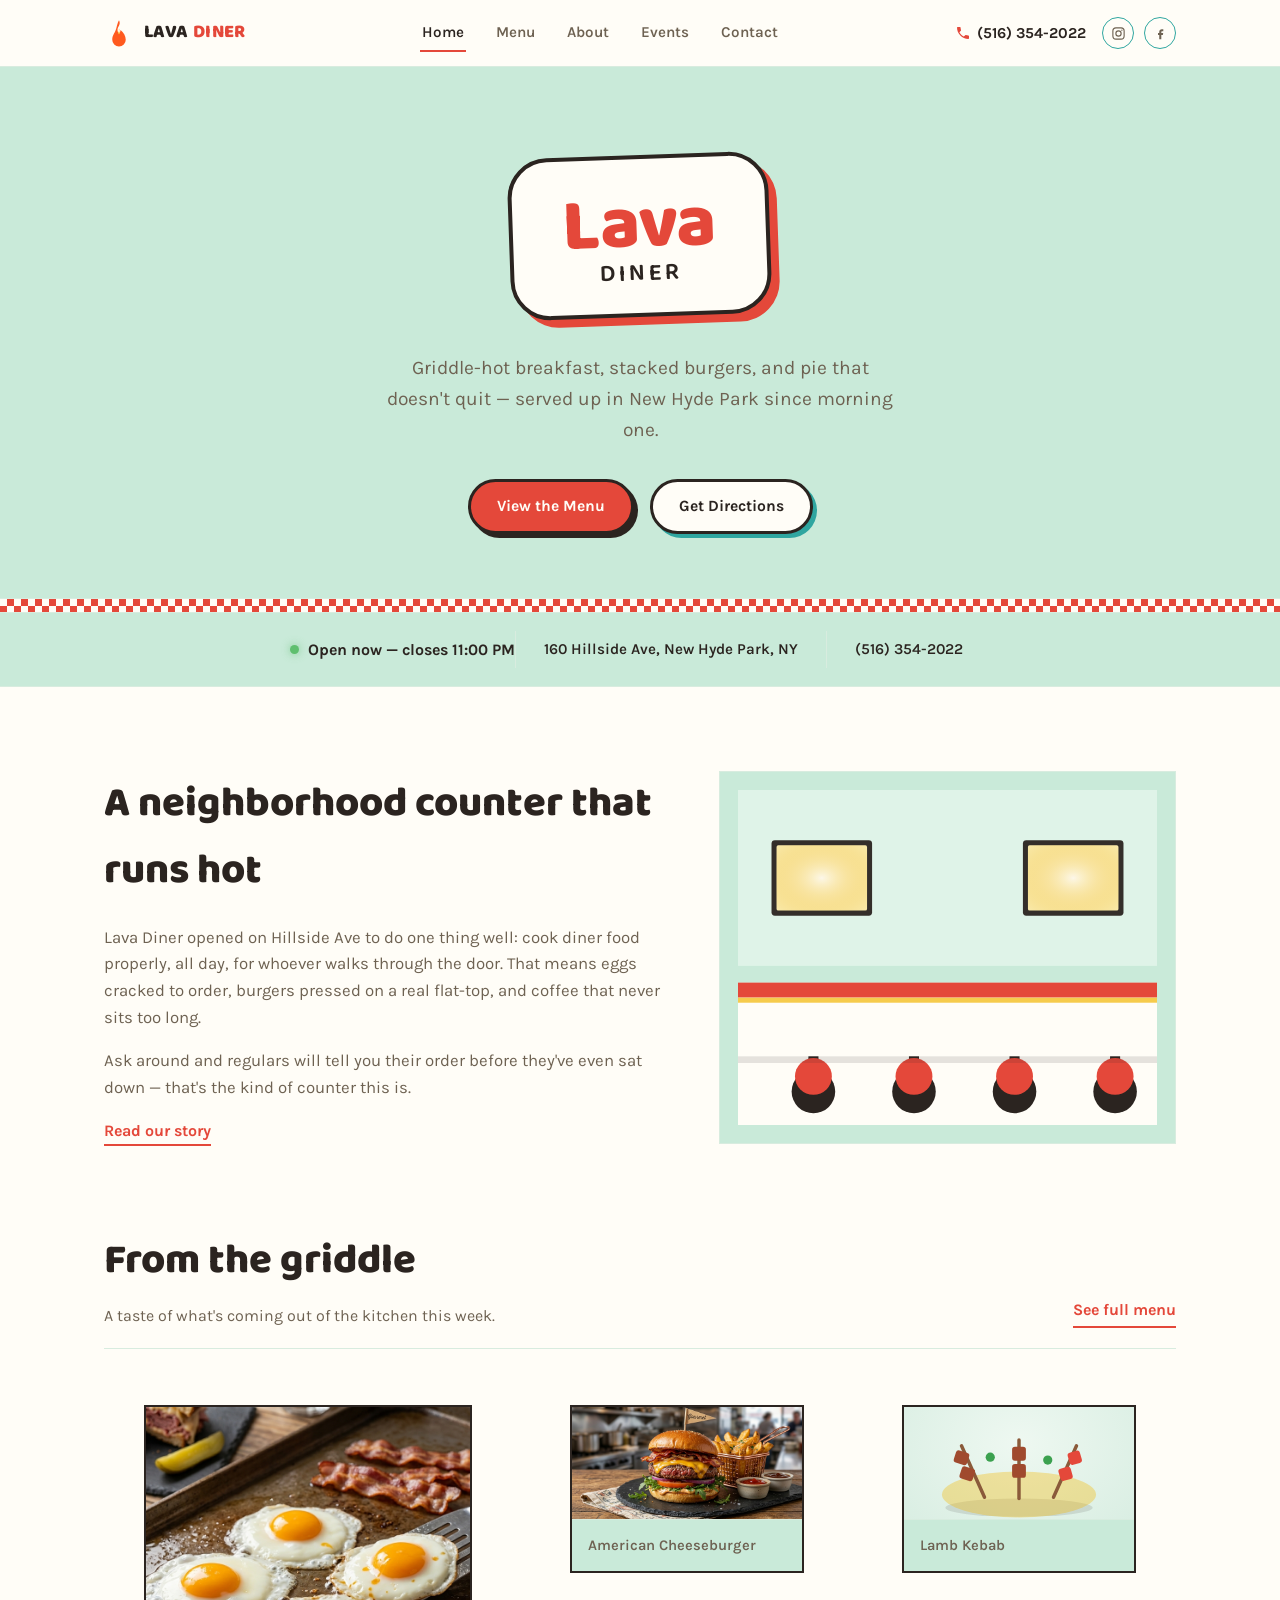
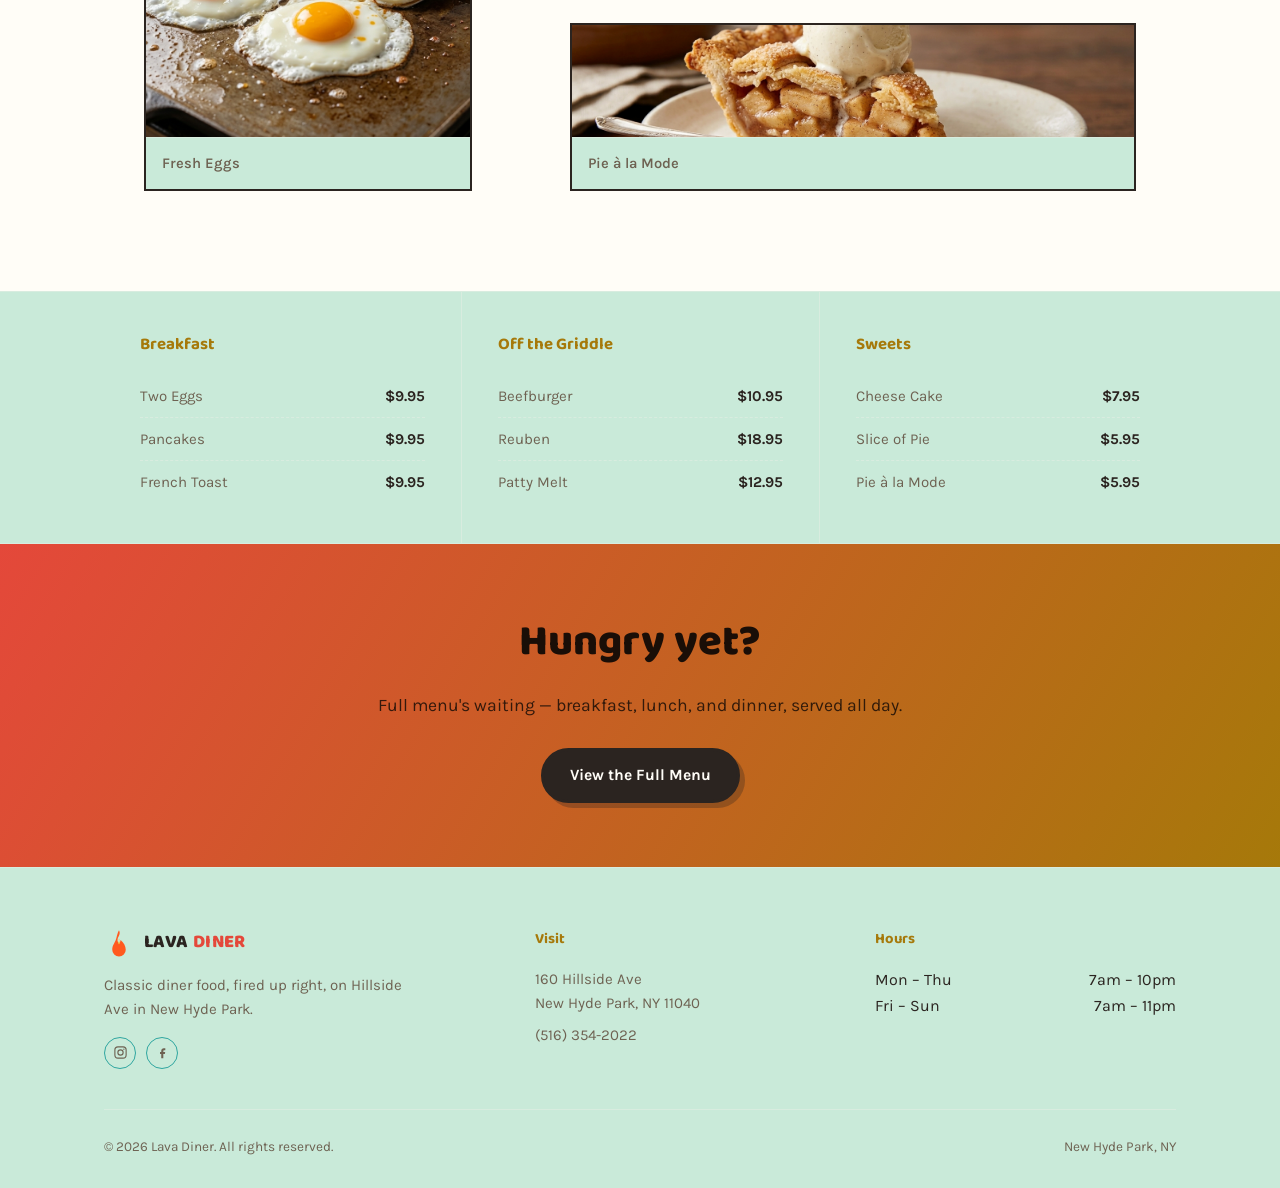
<file: index.html>
<!DOCTYPE html>
<html lang="en">
<head>
<meta charset="UTF-8">
<meta name="viewport" content="width=device-width, initial-scale=1.0">
<title>Lava Diner | New Hyde Park, NY</title>
<meta name="description" content="Lava Diner — classic diner food fired up right. 160 Hillside Ave, New Hyde Park, NY. Open daily from 7am.">
<meta name="theme-color" content="#15100c">
<link rel="icon" type="image/svg+xml" href="favicon.svg">
<link rel="stylesheet" href="styles.css">
</head>
<body>

<header class="site-header">
  <div class="wrap">
    <a href="index.html" class="brand">
      <svg viewBox="0 0 40 40" fill="none" xmlns="http://www.w3.org/2000/svg">
        <path d="M20 3c3 6-2 8-2 13 0 3 2 5 2 5s2-2 2-5c4 3 7 8 7 13a9 9 0 1 1-18 0c0-6 3-8 5-14 1-3 2-9 4-12z" fill="#ff5a1f"/>
        <path d="M20 14c1.5 3-1 4-1 6.5a1 1 0 0 0 2 0c0-2.5-2-3.5-1-6.5z" fill="#ffb020"/>
      </svg>
      <span class="brand-name">LAVA <span>DINER</span></span>
    </a>

    <nav class="main-nav" id="main-nav" aria-label="Primary">
      <a href="index.html" aria-current="page">Home</a>
      <a href="menu.html">Menu</a>
      <a href="about.html">About</a>
      <a href="events.html">Events</a>
      <a href="index.html#contact">Contact</a>
    </nav>

    <div class="header-actions">
      <a class="header-phone" href="tel:+15163542022">
        <svg viewBox="0 0 24 24" fill="none"><path d="M6.6 10.8c1.4 2.8 3.8 5.2 6.6 6.6l2.2-2.2c.3-.3.7-.4 1-.2 1.1.4 2.3.6 3.6.6.6 0 1 .4 1 1V20c0 .6-.4 1-1 1C10.8 21 3 13.2 3 3.9c0-.6.4-1 1-1h3.4c.6 0 1 .4 1 1 0 1.3.2 2.5.6 3.6.1.4 0 .8-.2 1l-2.2 2.3z" fill="currentColor"/></svg>
        <span class="phone-text">(516) 354-2022</span>
      </a>
      <div class="social-row">
        <a href="https://instagram.com/" target="_blank" rel="noopener" aria-label="Lava Diner on Instagram">
          <svg viewBox="0 0 24 24" fill="none"><rect x="3" y="3" width="18" height="18" rx="5" stroke="currentColor" stroke-width="1.8"/><circle cx="12" cy="12" r="4.2" stroke="currentColor" stroke-width="1.8"/><circle cx="17.4" cy="6.6" r="1.1" fill="currentColor"/></svg>
        </a>
        <a href="https://facebook.com/" target="_blank" rel="noopener" aria-label="Lava Diner on Facebook">
          <svg viewBox="0 0 24 24" fill="none"><path d="M14 8.5h2.5V5.3h-2.5c-2.2 0-4 1.8-4 4v1.8H8v3.2h2v6.7h3.3v-6.7h2.5l.5-3.2h-3v-1.5c0-.6.5-1.1 1.7-1.1z" fill="currentColor"/></svg>
        </a>
      </div>
    </div>

    <button class="nav-toggle" aria-label="Toggle menu" aria-expanded="false" aria-controls="main-nav" onclick="var n=document.getElementById('main-nav'),open=n.classList.toggle('is-open');this.classList.toggle('is-open',open);this.setAttribute('aria-expanded',open)">
      <svg class="icon-menu" viewBox="0 0 24 24" fill="none"><path d="M4 6h16M4 12h16M4 18h16" stroke="currentColor" stroke-width="2" stroke-linecap="round"/></svg>
      <svg class="icon-close" viewBox="0 0 24 24" fill="none"><path d="M6 6l12 12M18 6L6 18" stroke="currentColor" stroke-width="2" stroke-linecap="round"/></svg>
    </button>
  </div>
</header>

<main>

  <section class="hero">
    <div class="wrap">
      <div class="sign-board">
        <h1>
          <span class="sign-script">Lava</span>
          <span class="sign-block">DINER</span>
        </h1>
      </div>
      <p class="hero-tagline">Griddle-hot breakfast, stacked burgers, and pie that doesn't quit — served up in New Hyde Park since morning one.</p>
      <div class="hero-ctas">
        <a href="menu.html" class="btn btn-primary">View the Menu</a>
        <a href="https://www.google.com/maps/search/?api=1&query=160+Hillside+Ave+New+Hyde+Park+NY+11040" target="_blank" rel="noopener" class="btn btn-outline">Get Directions</a>
      </div>
    </div>
  </section>

  <div class="checker-strip" role="presentation"></div>

  <section class="info-strip" id="hours">
    <div class="wrap info-bar">
      <span class="info-status">
        <span class="status-dot" id="status-dot"></span>
        <span id="status-text">Mon–Thu 7am–10pm, Fri–Sun 7am–11pm</span>
      </span>
      <span class="info-seg">
        <a href="https://www.google.com/maps/search/?api=1&query=160+Hillside+Ave+New+Hyde+Park+NY+11040" target="_blank" rel="noopener">160 Hillside Ave, New Hyde Park, NY</a>
      </span>
      <span class="info-seg" id="contact">
        <a href="tel:+15163542022">(516) 354-2022</a>
      </span>
    </div>
  </section>
  <script>
    (function () {
      var dot = document.getElementById('status-dot');
      var text = document.getElementById('status-text');
      if (!dot || !text) return;

      var dayIndex = { Sun: 0, Mon: 1, Tue: 2, Wed: 3, Thu: 4, Fri: 5, Sat: 6 };

      function updateStatus() {
        // Always evaluated in the restaurant's own timezone, not the
        // visitor's, so status is correct no matter where the page is viewed.
        var parts = new Intl.DateTimeFormat('en-US', {
          timeZone: 'America/New_York',
          weekday: 'short',
          hour: 'numeric',
          minute: 'numeric',
          hour12: false
        }).formatToParts(new Date());

        var weekday, hour, minute;
        parts.forEach(function (p) {
          if (p.type === 'weekday') weekday = p.value;
          if (p.type === 'hour') hour = parseInt(p.value, 10);
          if (p.type === 'minute') minute = parseInt(p.value, 10);
        });
        if (hour === 24) hour = 0; // some engines report midnight as 24 with hour12:false

        var day = dayIndex[weekday];
        var hourDecimal = hour + minute / 60;
        var closeHour = (day === 5 || day === 6 || day === 0) ? 23 : 22;
        var isOpen = hourDecimal >= 7 && hourDecimal < closeHour;

        dot.classList.remove('is-open', 'is-closed');
        dot.classList.add(isOpen ? 'is-open' : 'is-closed');
        text.textContent = isOpen
          ? 'Open now — closes ' + (closeHour === 23 ? '11:00 PM' : '10:00 PM')
          : 'Closed now — opens 7:00 AM';
      }

      updateStatus();
      setInterval(updateStatus, 60000); // keep it live if the tab is left open
    })();
  </script>

  <section class="section">
    <div class="wrap about-grid">
      <div class="about-copy">
        <h2 class="about-heading">A neighborhood counter that runs hot</h2>
        <p>Lava Diner opened on Hillside Ave to do one thing well: cook diner food properly, all day, for whoever walks through the door. That means eggs cracked to order, burgers pressed on a real flat-top, and coffee that never sits too long.</p>
        <p>Ask around and regulars will tell you their order before they've even sat down — that's the kind of counter this is.</p>
        <a href="about.html" class="section-link">Read our story</a>
      </div>
      <div class="about-art">
        <img src="images/diner-interior.svg" alt="Illustration of the Lava Diner counter with stools facing a warm, glowing pass-through window">
      </div>
    </div>
  </section>

  <section class="section section--tight-top">
    <div class="wrap">
      <div class="section-head">
        <div>
          <h2>From the griddle</h2>
          <p>A taste of what's coming out of the kitchen this week.</p>
        </div>
        <a href="menu.html" class="section-link">See full menu</a>
      </div>
      <div class="gallery-grid">
        <figure class="gallery-item">
          <a href="menu.html#fresh-eggs">
            <img src="images/Eggs.jpg" alt="Eggs frying on the griddle with bacon and toast">
            <figcaption class="gallery-cap">Fresh Eggs</figcaption>
          </a>
        </figure>
        <figure class="gallery-item">
          <a href="menu.html#burgers-diner">
            <img src="images/Burger.jpg" alt="Bacon cheeseburger with a side of fries">
            <figcaption class="gallery-cap">American Cheeseburger</figcaption>
          </a>
        </figure>
        <figure class="gallery-item">
          <a href="menu.html#lava-mix-grill">
            <img src="images/dish-kebab.svg" alt="Grilled lamb and chicken skewers with rice">
            <figcaption class="gallery-cap">Lamb Kebab</figcaption>
          </a>
        </figure>
        <figure class="gallery-item">
          <a href="menu.html#desserts-diner">
            <img src="images/PieALaMode.jpg" alt="Slice of apple pie topped with a scoop of vanilla ice cream">
            <figcaption class="gallery-cap">Pie à la Mode</figcaption>
          </a>
        </figure>
      </div>
    </div>
  </section>

  <section class="menu-teaser">
    <div class="wrap">
      <div class="teaser-grid">
        <div class="teaser-col">
          <h3>Breakfast</h3>
          <ul class="teaser-list">
            <li><span>Two Eggs</span><span class="price">$9.95</span></li>
            <li><span>Pancakes</span><span class="price">$9.95</span></li>
            <li><span>French Toast</span><span class="price">$9.95</span></li>
          </ul>
        </div>
        <div class="teaser-col">
          <h3>Off the Griddle</h3>
          <ul class="teaser-list">
            <li><span>Beefburger</span><span class="price">$10.95</span></li>
            <li><span>Reuben</span><span class="price">$18.95</span></li>
            <li><span>Patty Melt</span><span class="price">$12.95</span></li>
          </ul>
        </div>
        <div class="teaser-col">
          <h3>Sweets</h3>
          <ul class="teaser-list">
            <li><span>Cheese Cake</span><span class="price">$7.95</span></li>
            <li><span>Slice of Pie</span><span class="price">$5.95</span></li>
            <li><span>Pie à la Mode</span><span class="price">$5.95</span></li>
          </ul>
        </div>
      </div>
    </div>
  </section>

  <section class="cta-band">
    <div class="wrap">
      <h2>Hungry yet?</h2>
      <p>Full menu's waiting — breakfast, lunch, and dinner, served all day.</p>
      <a href="menu.html" class="btn btn-primary">View the Full Menu</a>
    </div>
  </section>

</main>

<footer class="site-footer">
  <div class="wrap">
    <div class="footer-grid">
      <div class="footer-brand">
        <a href="index.html" class="brand">
          <svg viewBox="0 0 40 40" fill="none" xmlns="http://www.w3.org/2000/svg">
            <path d="M20 3c3 6-2 8-2 13 0 3 2 5 2 5s2-2 2-5c4 3 7 8 7 13a9 9 0 1 1-18 0c0-6 3-8 5-14 1-3 2-9 4-12z" fill="#ff5a1f"/>
            <path d="M20 14c1.5 3-1 4-1 6.5a1 1 0 0 0 2 0c0-2.5-2-3.5-1-6.5z" fill="#ffb020"/>
          </svg>
          <span class="brand-name">LAVA <span>DINER</span></span>
        </a>
        <p>Classic diner food, fired up right, on Hillside Ave in New Hyde Park.</p>
        <div class="footer-social">
          <div class="social-row">
            <a href="https://instagram.com/" target="_blank" rel="noopener" aria-label="Lava Diner on Instagram">
              <svg viewBox="0 0 24 24" fill="none"><rect x="3" y="3" width="18" height="18" rx="5" stroke="currentColor" stroke-width="1.8"/><circle cx="12" cy="12" r="4.2" stroke="currentColor" stroke-width="1.8"/><circle cx="17.4" cy="6.6" r="1.1" fill="currentColor"/></svg>
            </a>
            <a href="https://facebook.com/" target="_blank" rel="noopener" aria-label="Lava Diner on Facebook">
              <svg viewBox="0 0 24 24" fill="none"><path d="M14 8.5h2.5V5.3h-2.5c-2.2 0-4 1.8-4 4v1.8H8v3.2h2v6.7h3.3v-6.7h2.5l.5-3.2h-3v-1.5c0-.6.5-1.1 1.7-1.1z" fill="currentColor"/></svg>
            </a>
          </div>
        </div>
      </div>
      <div class="footer-col">
        <h4>Visit</h4>
        <a href="https://www.google.com/maps/search/?api=1&query=160+Hillside+Ave+New+Hyde+Park+NY+11040" target="_blank" rel="noopener">160 Hillside Ave<br>New Hyde Park, NY 11040</a>
        <a href="tel:+15163542022">(516) 354-2022</a>
      </div>
      <div class="footer-col">
        <h4>Hours</h4>
        <div class="footer-hours-row"><span>Mon – Thu</span><span>7am – 10pm</span></div>
        <div class="footer-hours-row"><span>Fri – Sun</span><span>7am – 11pm</span></div>
      </div>
    </div>
    <div class="footer-bottom">
      <span>&copy; 2026 Lava Diner. All rights reserved.</span>
      <span>New Hyde Park, NY</span>
    </div>
  </div>
</footer>

</body>
</html>
</file>
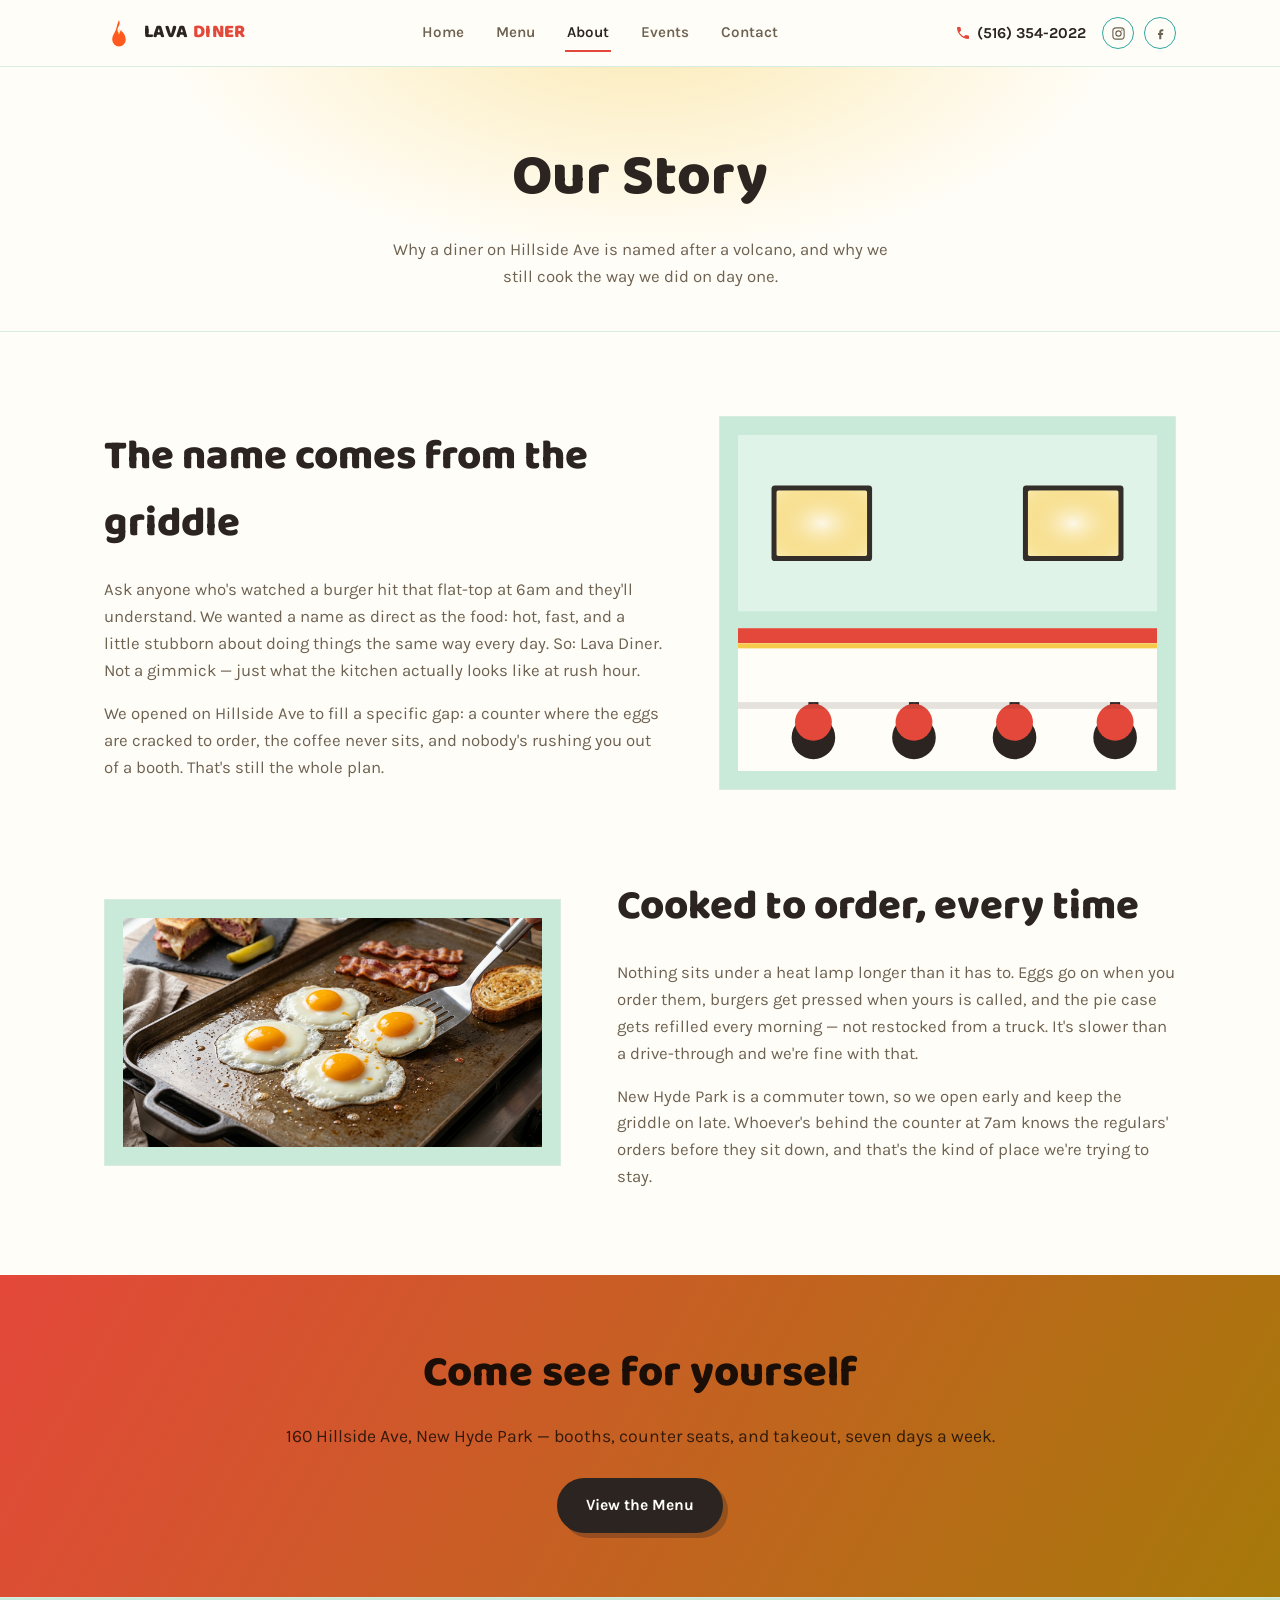
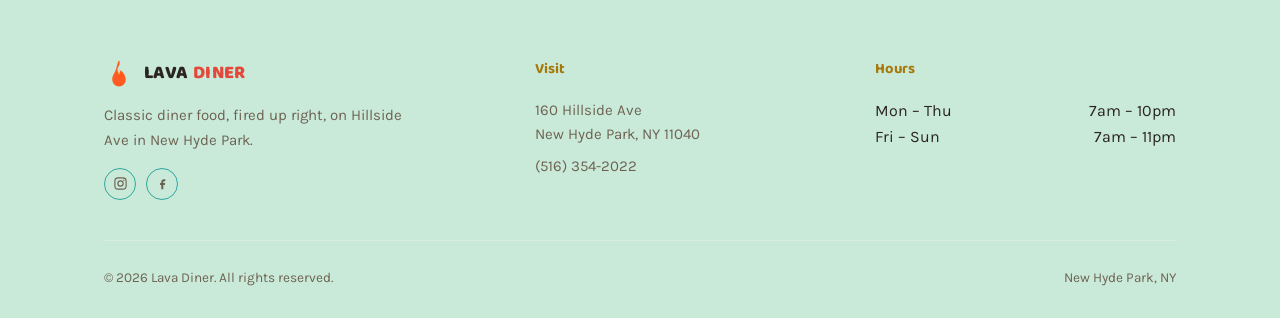
<file: about.html>
<!DOCTYPE html>
<html lang="en">
<head>
<meta charset="UTF-8">
<meta name="viewport" content="width=device-width, initial-scale=1.0">
<title>Our Story | Lava Diner</title>
<meta name="description" content="How Lava Diner started on Hillside Ave in New Hyde Park, NY, and why we still cook everything to order.">
<meta name="theme-color" content="#15100c">
<link rel="icon" type="image/svg+xml" href="favicon.svg">
<link rel="stylesheet" href="styles.css">
</head>
<body>

<header class="site-header">
  <div class="wrap">
    <a href="index.html" class="brand">
      <svg viewBox="0 0 40 40" fill="none" xmlns="http://www.w3.org/2000/svg">
        <path d="M20 3c3 6-2 8-2 13 0 3 2 5 2 5s2-2 2-5c4 3 7 8 7 13a9 9 0 1 1-18 0c0-6 3-8 5-14 1-3 2-9 4-12z" fill="#ff5a1f"/>
        <path d="M20 14c1.5 3-1 4-1 6.5a1 1 0 0 0 2 0c0-2.5-2-3.5-1-6.5z" fill="#ffb020"/>
      </svg>
      <span class="brand-name">LAVA <span>DINER</span></span>
    </a>

    <nav class="main-nav" id="main-nav" aria-label="Primary">
      <a href="index.html">Home</a>
      <a href="menu.html">Menu</a>
      <a href="about.html" aria-current="page">About</a>
      <a href="events.html">Events</a>
      <a href="index.html#contact">Contact</a>
    </nav>

    <div class="header-actions">
      <a class="header-phone" href="tel:+15163542022">
        <svg viewBox="0 0 24 24" fill="none"><path d="M6.6 10.8c1.4 2.8 3.8 5.2 6.6 6.6l2.2-2.2c.3-.3.7-.4 1-.2 1.1.4 2.3.6 3.6.6.6 0 1 .4 1 1V20c0 .6-.4 1-1 1C10.8 21 3 13.2 3 3.9c0-.6.4-1 1-1h3.4c.6 0 1 .4 1 1 0 1.3.2 2.5.6 3.6.1.4 0 .8-.2 1l-2.2 2.3z" fill="currentColor"/></svg>
        <span class="phone-text">(516) 354-2022</span>
      </a>
      <div class="social-row">
        <a href="https://instagram.com/" target="_blank" rel="noopener" aria-label="Lava Diner on Instagram">
          <svg viewBox="0 0 24 24" fill="none"><rect x="3" y="3" width="18" height="18" rx="5" stroke="currentColor" stroke-width="1.8"/><circle cx="12" cy="12" r="4.2" stroke="currentColor" stroke-width="1.8"/><circle cx="17.4" cy="6.6" r="1.1" fill="currentColor"/></svg>
        </a>
        <a href="https://facebook.com/" target="_blank" rel="noopener" aria-label="Lava Diner on Facebook">
          <svg viewBox="0 0 24 24" fill="none"><path d="M14 8.5h2.5V5.3h-2.5c-2.2 0-4 1.8-4 4v1.8H8v3.2h2v6.7h3.3v-6.7h2.5l.5-3.2h-3v-1.5c0-.6.5-1.1 1.7-1.1z" fill="currentColor"/></svg>
        </a>
      </div>
    </div>

    <button class="nav-toggle" aria-label="Toggle menu" aria-expanded="false" aria-controls="main-nav" onclick="var n=document.getElementById('main-nav'),open=n.classList.toggle('is-open');this.classList.toggle('is-open',open);this.setAttribute('aria-expanded',open)">
      <svg class="icon-menu" viewBox="0 0 24 24" fill="none"><path d="M4 6h16M4 12h16M4 18h16" stroke="currentColor" stroke-width="2" stroke-linecap="round"/></svg>
      <svg class="icon-close" viewBox="0 0 24 24" fill="none"><path d="M6 6l12 12M18 6L6 18" stroke="currentColor" stroke-width="2" stroke-linecap="round"/></svg>
    </button>
  </div>
</header>

<main>

  <section class="menu-hero">
    <div class="wrap">
      <h1>Our Story</h1>
      <p>Why a diner on Hillside Ave is named after a volcano, and why we still cook the way we did on day one.</p>
    </div>
  </section>

  <section class="section">
    <div class="wrap about-grid">
      <div class="about-copy">
        <h2 class="about-heading">The name comes from the griddle</h2>
        <p>Ask anyone who's watched a burger hit that flat-top at 6am and they'll understand. We wanted a name as direct as the food: hot, fast, and a little stubborn about doing things the same way every day. So: Lava Diner. Not a gimmick — just what the kitchen actually looks like at rush hour.</p>
        <p>We opened on Hillside Ave to fill a specific gap: a counter where the eggs are cracked to order, the coffee never sits, and nobody's rushing you out of a booth. That's still the whole plan.</p>
      </div>
      <div class="about-art">
        <img src="images/diner-interior.svg" alt="Illustration of the Lava Diner counter with stools facing a warm, glowing pass-through window">
      </div>
    </div>
  </section>

  <section class="section section--tight-top">
    <div class="wrap about-grid about-grid--reverse">
      <div class="about-art">
        <img src="images/Eggs.jpg" alt="Eggs frying on the griddle with bacon and toast">
      </div>
      <div class="about-copy">
        <h2 class="about-heading">Cooked to order, every time</h2>
        <p>Nothing sits under a heat lamp longer than it has to. Eggs go on when you order them, burgers get pressed when yours is called, and the pie case gets refilled every morning — not restocked from a truck. It's slower than a drive-through and we're fine with that.</p>
        <p>New Hyde Park is a commuter town, so we open early and keep the griddle on late. Whoever's behind the counter at 7am knows the regulars' orders before they sit down, and that's the kind of place we're trying to stay.</p>
      </div>
    </div>
  </section>

  <section class="cta-band">
    <div class="wrap">
      <h2>Come see for yourself</h2>
      <p>160 Hillside Ave, New Hyde Park — booths, counter seats, and takeout, seven days a week.</p>
      <a href="menu.html" class="btn btn-primary">View the Menu</a>
    </div>
  </section>

</main>

<footer class="site-footer">
  <div class="wrap">
    <div class="footer-grid">
      <div class="footer-brand">
        <a href="index.html" class="brand">
          <svg viewBox="0 0 40 40" fill="none" xmlns="http://www.w3.org/2000/svg">
            <path d="M20 3c3 6-2 8-2 13 0 3 2 5 2 5s2-2 2-5c4 3 7 8 7 13a9 9 0 1 1-18 0c0-6 3-8 5-14 1-3 2-9 4-12z" fill="#ff5a1f"/>
            <path d="M20 14c1.5 3-1 4-1 6.5a1 1 0 0 0 2 0c0-2.5-2-3.5-1-6.5z" fill="#ffb020"/>
          </svg>
          <span class="brand-name">LAVA <span>DINER</span></span>
        </a>
        <p>Classic diner food, fired up right, on Hillside Ave in New Hyde Park.</p>
        <div class="footer-social">
          <div class="social-row">
            <a href="https://instagram.com/" target="_blank" rel="noopener" aria-label="Lava Diner on Instagram">
              <svg viewBox="0 0 24 24" fill="none"><rect x="3" y="3" width="18" height="18" rx="5" stroke="currentColor" stroke-width="1.8"/><circle cx="12" cy="12" r="4.2" stroke="currentColor" stroke-width="1.8"/><circle cx="17.4" cy="6.6" r="1.1" fill="currentColor"/></svg>
            </a>
            <a href="https://facebook.com/" target="_blank" rel="noopener" aria-label="Lava Diner on Facebook">
              <svg viewBox="0 0 24 24" fill="none"><path d="M14 8.5h2.5V5.3h-2.5c-2.2 0-4 1.8-4 4v1.8H8v3.2h2v6.7h3.3v-6.7h2.5l.5-3.2h-3v-1.5c0-.6.5-1.1 1.7-1.1z" fill="currentColor"/></svg>
            </a>
          </div>
        </div>
      </div>
      <div class="footer-col">
        <h4>Visit</h4>
        <a href="https://www.google.com/maps/search/?api=1&query=160+Hillside+Ave+New+Hyde+Park+NY+11040" target="_blank" rel="noopener">160 Hillside Ave<br>New Hyde Park, NY 11040</a>
        <a href="tel:+15163542022">(516) 354-2022</a>
      </div>
      <div class="footer-col">
        <h4>Hours</h4>
        <div class="footer-hours-row"><span>Mon – Thu</span><span>7am – 10pm</span></div>
        <div class="footer-hours-row"><span>Fri – Sun</span><span>7am – 11pm</span></div>
      </div>
    </div>
    <div class="footer-bottom">
      <span>&copy; 2026 Lava Diner. All rights reserved.</span>
      <span>New Hyde Park, NY</span>
    </div>
  </div>
</footer>

</body>
</html>
</file>
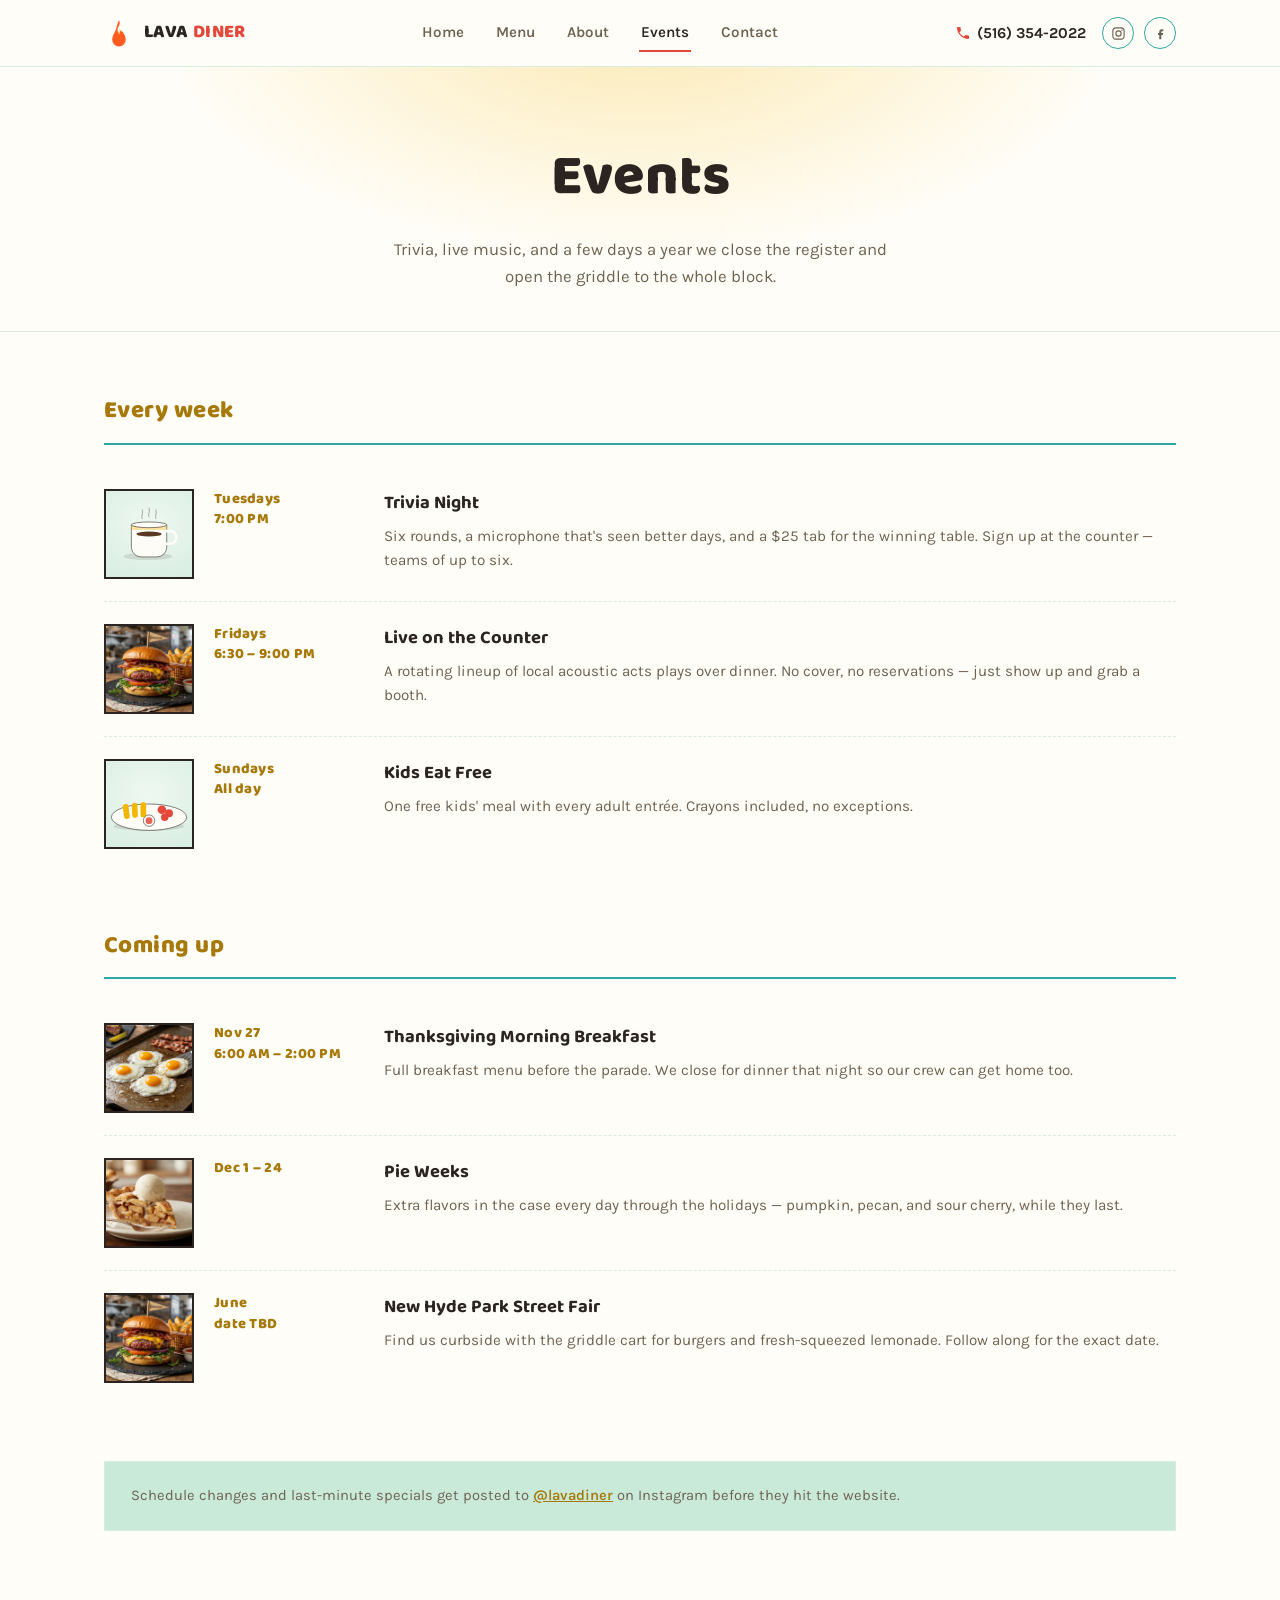
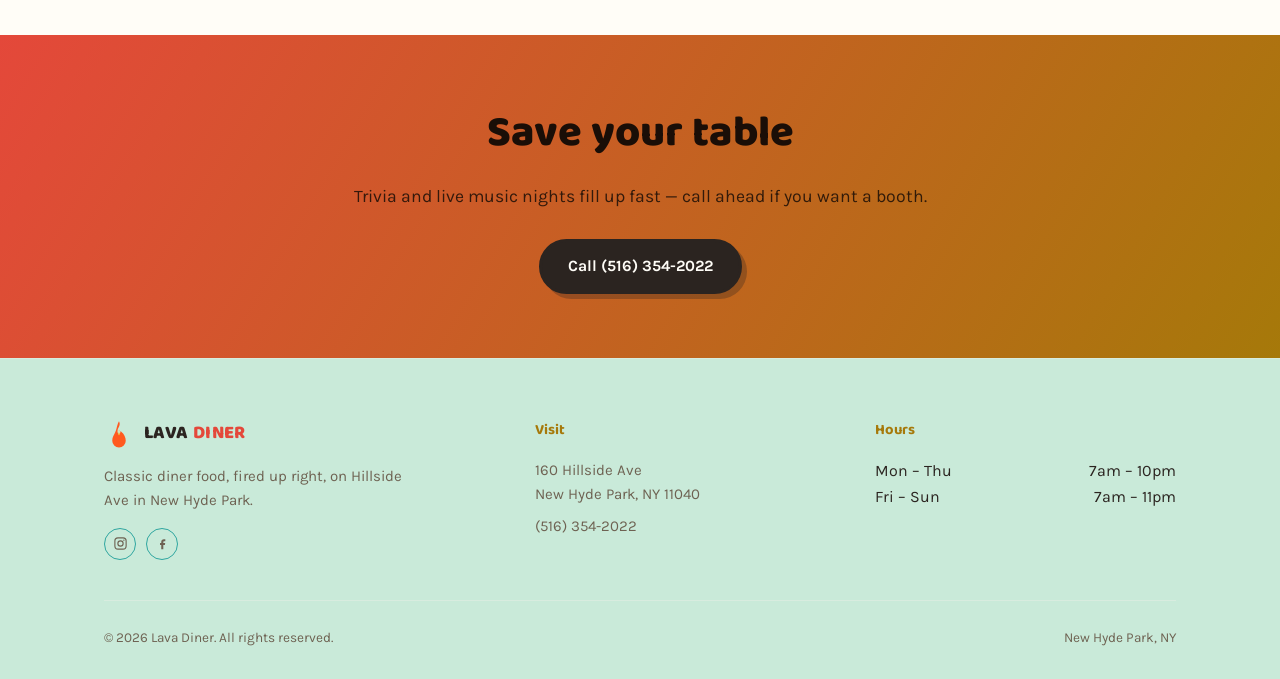
<file: events.html>
<!DOCTYPE html>
<html lang="en">
<head>
<meta charset="UTF-8">
<meta name="viewport" content="width=device-width, initial-scale=1.0">
<title>Events | Lava Diner</title>
<meta name="description" content="Weekly trivia, live music, and seasonal specials at Lava Diner in New Hyde Park, NY.">
<meta name="theme-color" content="#15100c">
<link rel="icon" type="image/svg+xml" href="favicon.svg">
<link rel="stylesheet" href="styles.css">
</head>
<body>

<header class="site-header">
  <div class="wrap">
    <a href="index.html" class="brand">
      <svg viewBox="0 0 40 40" fill="none" xmlns="http://www.w3.org/2000/svg">
        <path d="M20 3c3 6-2 8-2 13 0 3 2 5 2 5s2-2 2-5c4 3 7 8 7 13a9 9 0 1 1-18 0c0-6 3-8 5-14 1-3 2-9 4-12z" fill="#ff5a1f"/>
        <path d="M20 14c1.5 3-1 4-1 6.5a1 1 0 0 0 2 0c0-2.5-2-3.5-1-6.5z" fill="#ffb020"/>
      </svg>
      <span class="brand-name">LAVA <span>DINER</span></span>
    </a>

    <nav class="main-nav" id="main-nav" aria-label="Primary">
      <a href="index.html">Home</a>
      <a href="menu.html">Menu</a>
      <a href="about.html">About</a>
      <a href="events.html" aria-current="page">Events</a>
      <a href="index.html#contact">Contact</a>
    </nav>

    <div class="header-actions">
      <a class="header-phone" href="tel:+15163542022">
        <svg viewBox="0 0 24 24" fill="none"><path d="M6.6 10.8c1.4 2.8 3.8 5.2 6.6 6.6l2.2-2.2c.3-.3.7-.4 1-.2 1.1.4 2.3.6 3.6.6.6 0 1 .4 1 1V20c0 .6-.4 1-1 1C10.8 21 3 13.2 3 3.9c0-.6.4-1 1-1h3.4c.6 0 1 .4 1 1 0 1.3.2 2.5.6 3.6.1.4 0 .8-.2 1l-2.2 2.3z" fill="currentColor"/></svg>
        <span class="phone-text">(516) 354-2022</span>
      </a>
      <div class="social-row">
        <a href="https://instagram.com/" target="_blank" rel="noopener" aria-label="Lava Diner on Instagram">
          <svg viewBox="0 0 24 24" fill="none"><rect x="3" y="3" width="18" height="18" rx="5" stroke="currentColor" stroke-width="1.8"/><circle cx="12" cy="12" r="4.2" stroke="currentColor" stroke-width="1.8"/><circle cx="17.4" cy="6.6" r="1.1" fill="currentColor"/></svg>
        </a>
        <a href="https://facebook.com/" target="_blank" rel="noopener" aria-label="Lava Diner on Facebook">
          <svg viewBox="0 0 24 24" fill="none"><path d="M14 8.5h2.5V5.3h-2.5c-2.2 0-4 1.8-4 4v1.8H8v3.2h2v6.7h3.3v-6.7h2.5l.5-3.2h-3v-1.5c0-.6.5-1.1 1.7-1.1z" fill="currentColor"/></svg>
        </a>
      </div>
    </div>

    <button class="nav-toggle" aria-label="Toggle menu" aria-expanded="false" aria-controls="main-nav" onclick="var n=document.getElementById('main-nav'),open=n.classList.toggle('is-open');this.classList.toggle('is-open',open);this.setAttribute('aria-expanded',open)">
      <svg class="icon-menu" viewBox="0 0 24 24" fill="none"><path d="M4 6h16M4 12h16M4 18h16" stroke="currentColor" stroke-width="2" stroke-linecap="round"/></svg>
      <svg class="icon-close" viewBox="0 0 24 24" fill="none"><path d="M6 6l12 12M18 6L6 18" stroke="currentColor" stroke-width="2" stroke-linecap="round"/></svg>
    </button>
  </div>
</header>

<main>

  <section class="menu-hero">
    <div class="wrap">
      <h1>Events</h1>
      <p>Trivia, live music, and a few days a year we close the register and open the griddle to the whole block.</p>
    </div>
  </section>

  <section class="menu-body">
    <div class="wrap">

      <div class="menu-category">
        <div class="menu-category-head">
          <h2>Every week</h2>
        </div>
        <div class="event-list">
          <div class="event-item">
            <div class="event-media"><img src="images/dish-coffee.svg" alt="Diner coffee mug"></div>
            <div class="event-when">Tuesdays<br>7:00 PM</div>
            <div class="event-info">
              <h3>Trivia Night</h3>
              <p>Six rounds, a microphone that's seen better days, and a $25 tab for the winning table. Sign up at the counter — teams of up to six.</p>
            </div>
          </div>
          <div class="event-item">
            <div class="event-media"><img src="images/Burger.jpg" alt="Bacon cheeseburger with a side of fries"></div>
            <div class="event-when">Fridays<br>6:30 – 9:00 PM</div>
            <div class="event-info">
              <h3>Live on the Counter</h3>
              <p>A rotating lineup of local acoustic acts plays over dinner. No cover, no reservations — just show up and grab a booth.</p>
            </div>
          </div>
          <div class="event-item">
            <div class="event-media"><img src="images/dish-appetizer.svg" alt="Fried appetizer platter"></div>
            <div class="event-when">Sundays<br>All day</div>
            <div class="event-info">
              <h3>Kids Eat Free</h3>
              <p>One free kids' meal with every adult entrée. Crayons included, no exceptions.</p>
            </div>
          </div>
        </div>
      </div>

      <div class="menu-category">
        <div class="menu-category-head">
          <h2>Coming up</h2>
        </div>
        <div class="event-list">
          <div class="event-item">
            <div class="event-media"><img src="images/Eggs.jpg" alt="Eggs frying on the griddle with bacon and toast"></div>
            <div class="event-when">Nov 27<br>6:00 AM – 2:00 PM</div>
            <div class="event-info">
              <h3>Thanksgiving Morning Breakfast</h3>
              <p>Full breakfast menu before the parade. We close for dinner that night so our crew can get home too.</p>
            </div>
          </div>
          <div class="event-item">
            <div class="event-media"><img src="images/PieALaMode.jpg" alt="Slice of apple pie topped with a scoop of vanilla ice cream"></div>
            <div class="event-when">Dec 1 – 24</div>
            <div class="event-info">
              <h3>Pie Weeks</h3>
              <p>Extra flavors in the case every day through the holidays — pumpkin, pecan, and sour cherry, while they last.</p>
            </div>
          </div>
          <div class="event-item">
            <div class="event-media"><img src="images/Burger.jpg" alt="Bacon cheeseburger with a side of fries"></div>
            <div class="event-when">June<br>date TBD</div>
            <div class="event-info">
              <h3>New Hyde Park Street Fair</h3>
              <p>Find us curbside with the griddle cart for burgers and fresh-squeezed lemonade. Follow along for the exact date.</p>
            </div>
          </div>
        </div>
      </div>

      <p class="menu-note-block">Schedule changes and last-minute specials get posted to <a class="note-link" href="https://instagram.com/" target="_blank" rel="noopener">@lavadiner</a> on Instagram before they hit the website.</p>

    </div>
  </section>

  <section class="cta-band">
    <div class="wrap">
      <h2>Save your table</h2>
      <p>Trivia and live music nights fill up fast — call ahead if you want a booth.</p>
      <a href="tel:+15163542022" class="btn btn-primary">Call (516) 354-2022</a>
    </div>
  </section>

</main>

<footer class="site-footer">
  <div class="wrap">
    <div class="footer-grid">
      <div class="footer-brand">
        <a href="index.html" class="brand">
          <svg viewBox="0 0 40 40" fill="none" xmlns="http://www.w3.org/2000/svg">
            <path d="M20 3c3 6-2 8-2 13 0 3 2 5 2 5s2-2 2-5c4 3 7 8 7 13a9 9 0 1 1-18 0c0-6 3-8 5-14 1-3 2-9 4-12z" fill="#ff5a1f"/>
            <path d="M20 14c1.5 3-1 4-1 6.5a1 1 0 0 0 2 0c0-2.5-2-3.5-1-6.5z" fill="#ffb020"/>
          </svg>
          <span class="brand-name">LAVA <span>DINER</span></span>
        </a>
        <p>Classic diner food, fired up right, on Hillside Ave in New Hyde Park.</p>
        <div class="footer-social">
          <div class="social-row">
            <a href="https://instagram.com/" target="_blank" rel="noopener" aria-label="Lava Diner on Instagram">
              <svg viewBox="0 0 24 24" fill="none"><rect x="3" y="3" width="18" height="18" rx="5" stroke="currentColor" stroke-width="1.8"/><circle cx="12" cy="12" r="4.2" stroke="currentColor" stroke-width="1.8"/><circle cx="17.4" cy="6.6" r="1.1" fill="currentColor"/></svg>
            </a>
            <a href="https://facebook.com/" target="_blank" rel="noopener" aria-label="Lava Diner on Facebook">
              <svg viewBox="0 0 24 24" fill="none"><path d="M14 8.5h2.5V5.3h-2.5c-2.2 0-4 1.8-4 4v1.8H8v3.2h2v6.7h3.3v-6.7h2.5l.5-3.2h-3v-1.5c0-.6.5-1.1 1.7-1.1z" fill="currentColor"/></svg>
            </a>
          </div>
        </div>
      </div>
      <div class="footer-col">
        <h4>Visit</h4>
        <a href="https://www.google.com/maps/search/?api=1&query=160+Hillside+Ave+New+Hyde+Park+NY+11040" target="_blank" rel="noopener">160 Hillside Ave<br>New Hyde Park, NY 11040</a>
        <a href="tel:+15163542022">(516) 354-2022</a>
      </div>
      <div class="footer-col">
        <h4>Hours</h4>
        <div class="footer-hours-row"><span>Mon – Thu</span><span>7am – 10pm</span></div>
        <div class="footer-hours-row"><span>Fri – Sun</span><span>7am – 11pm</span></div>
      </div>
    </div>
    <div class="footer-bottom">
      <span>&copy; 2026 Lava Diner. All rights reserved.</span>
      <span>New Hyde Park, NY</span>
    </div>
  </div>
</footer>

</body>
</html>
</file>
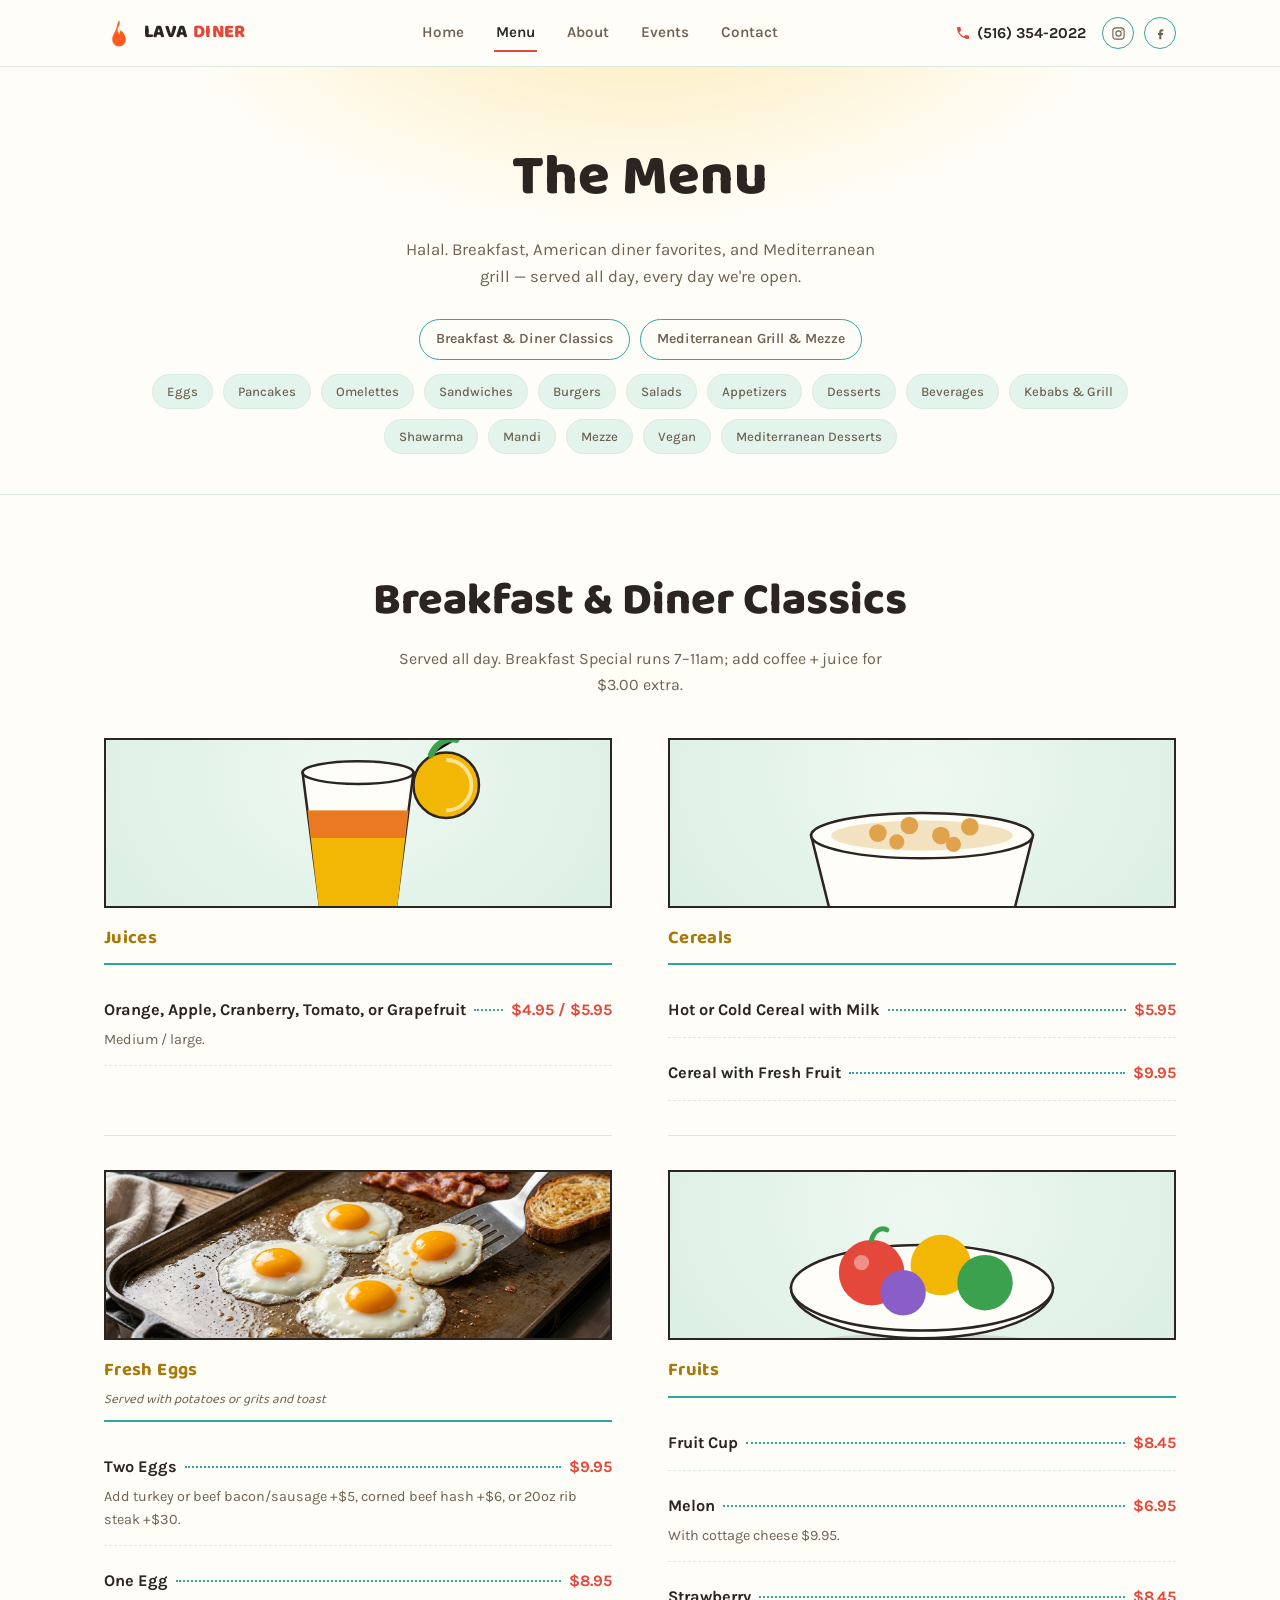
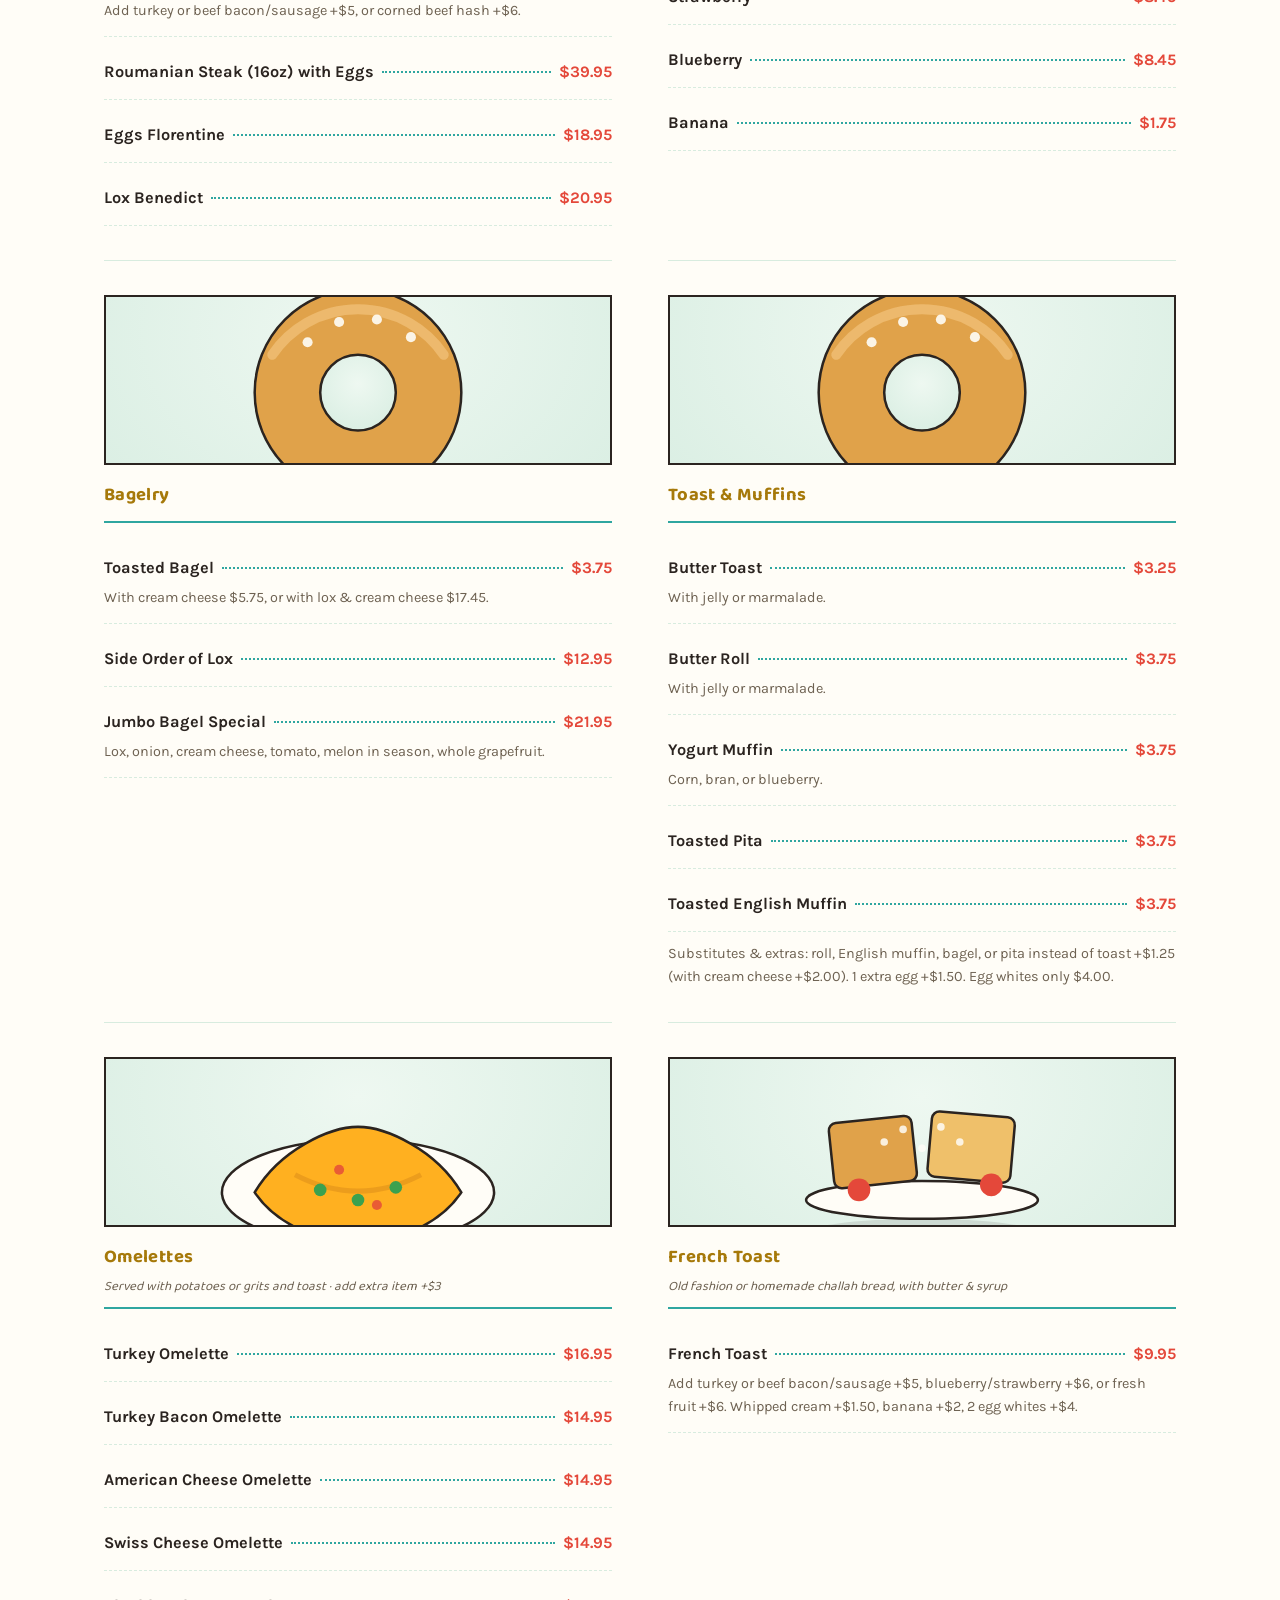
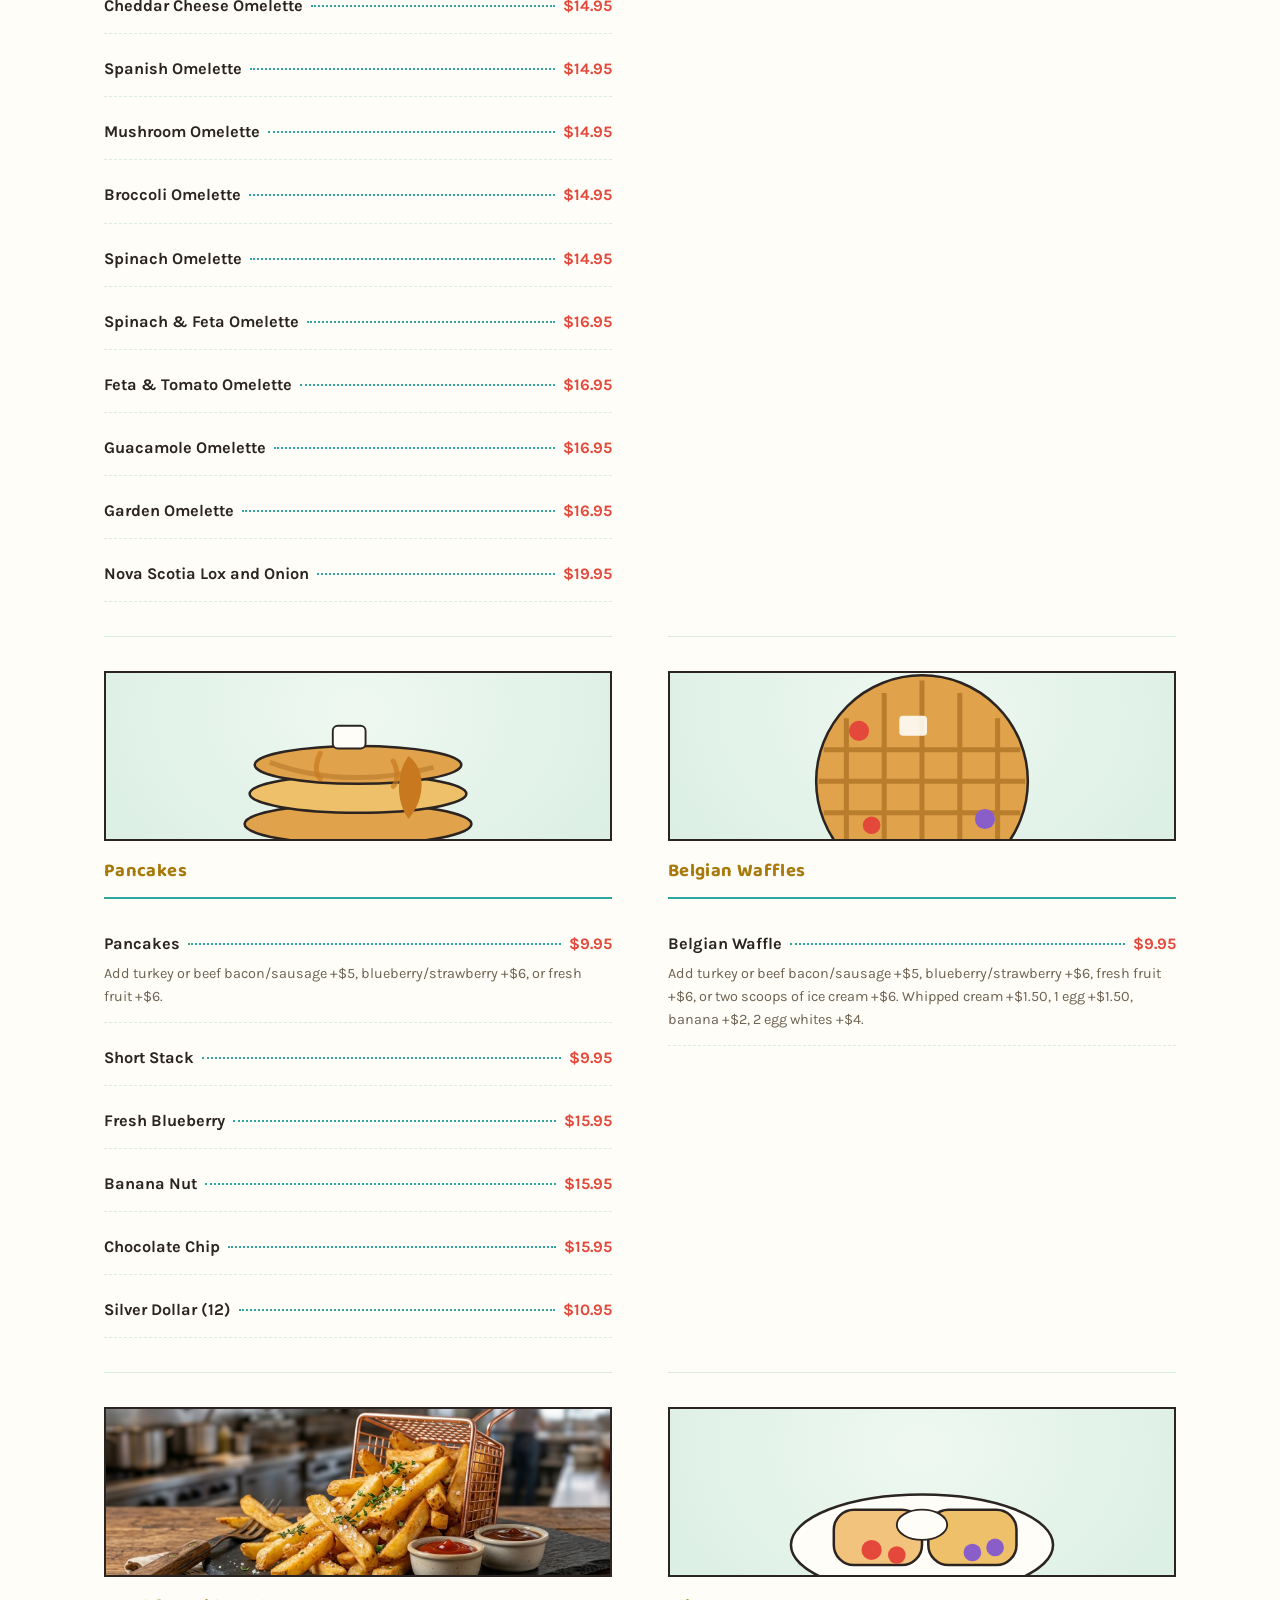
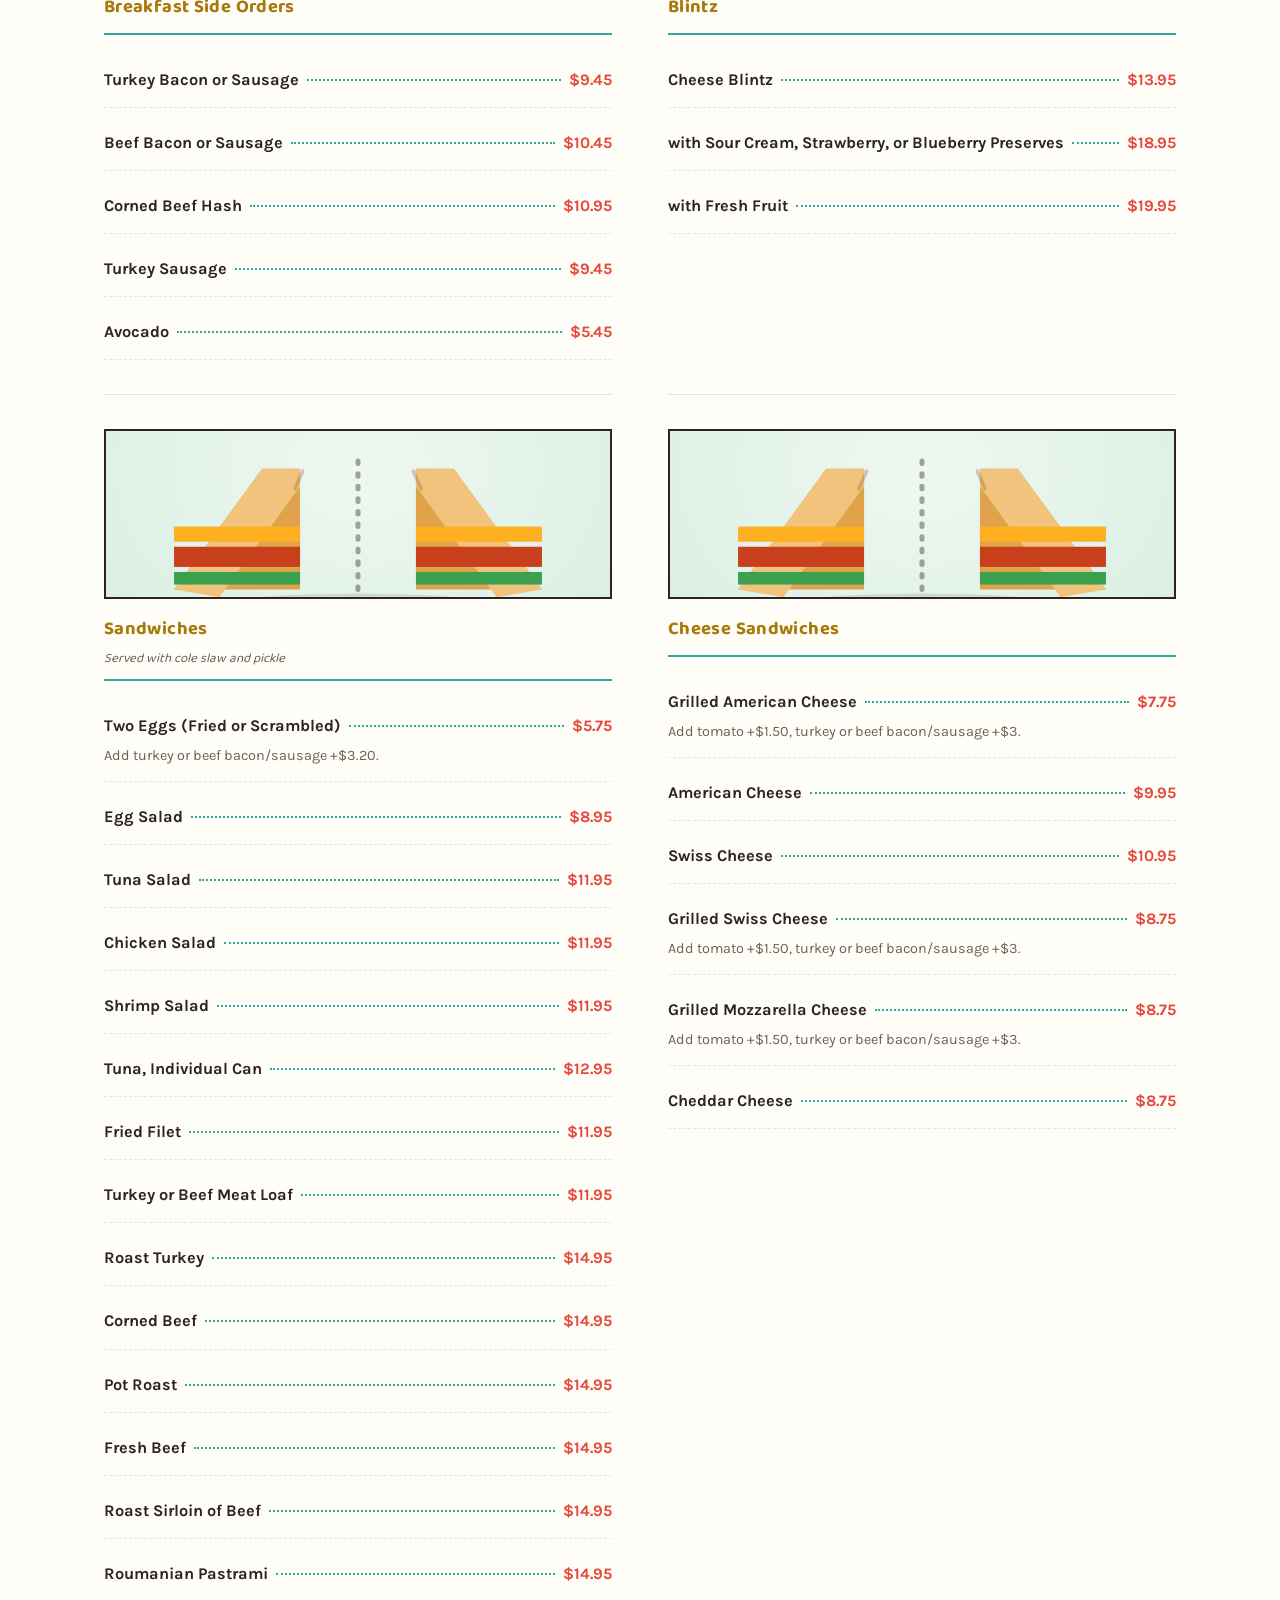
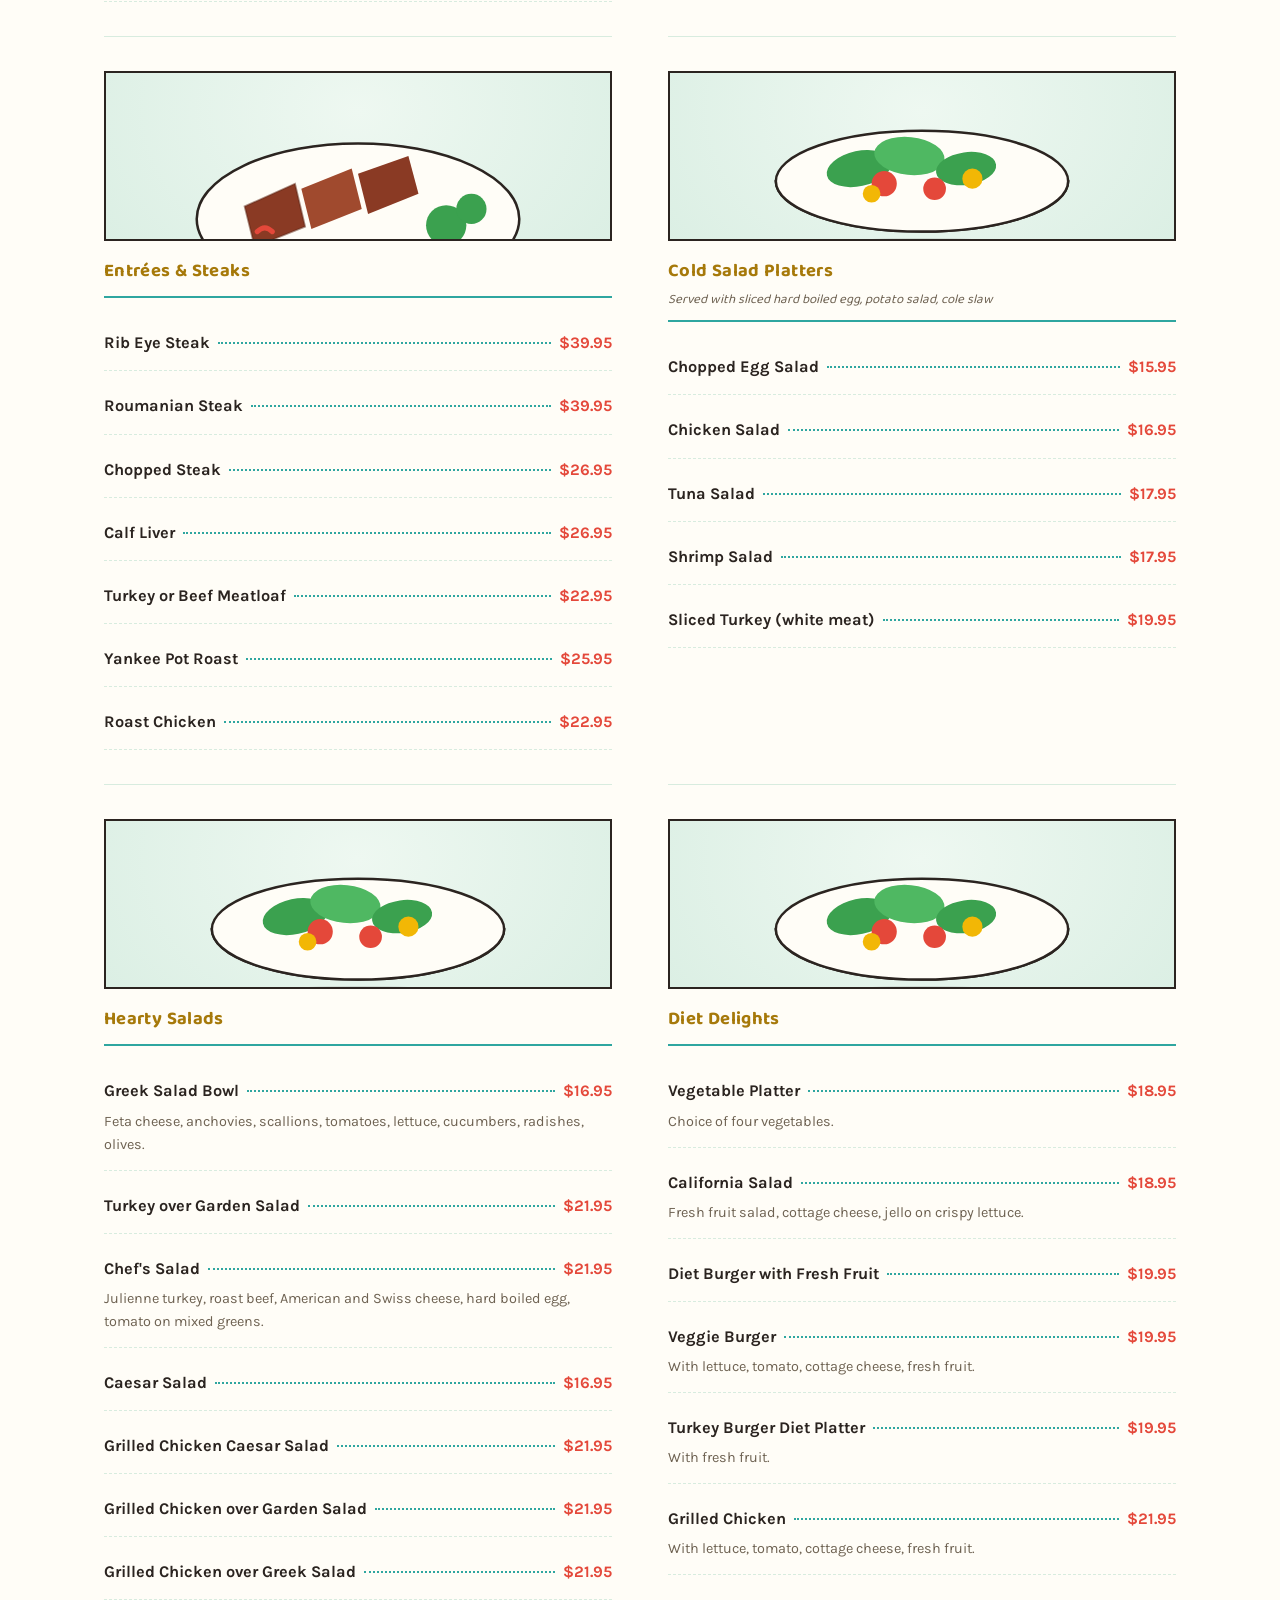
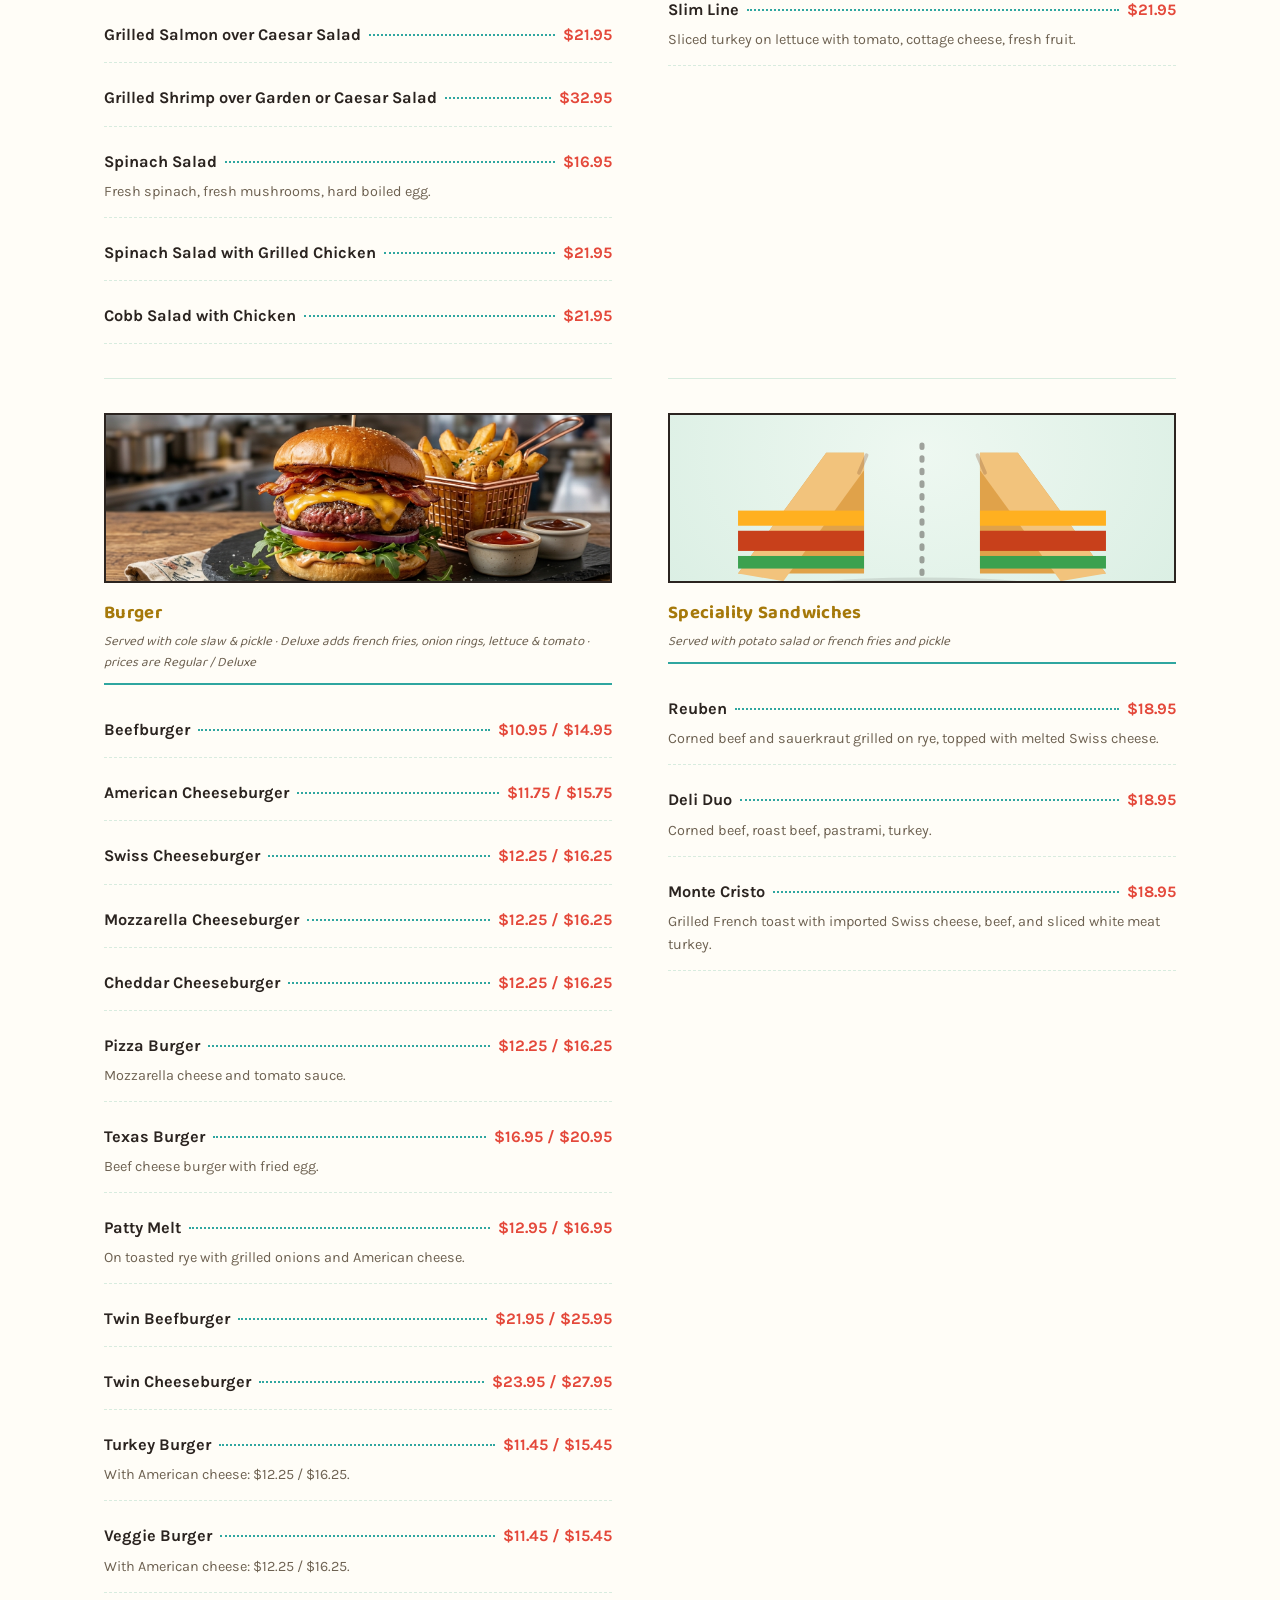
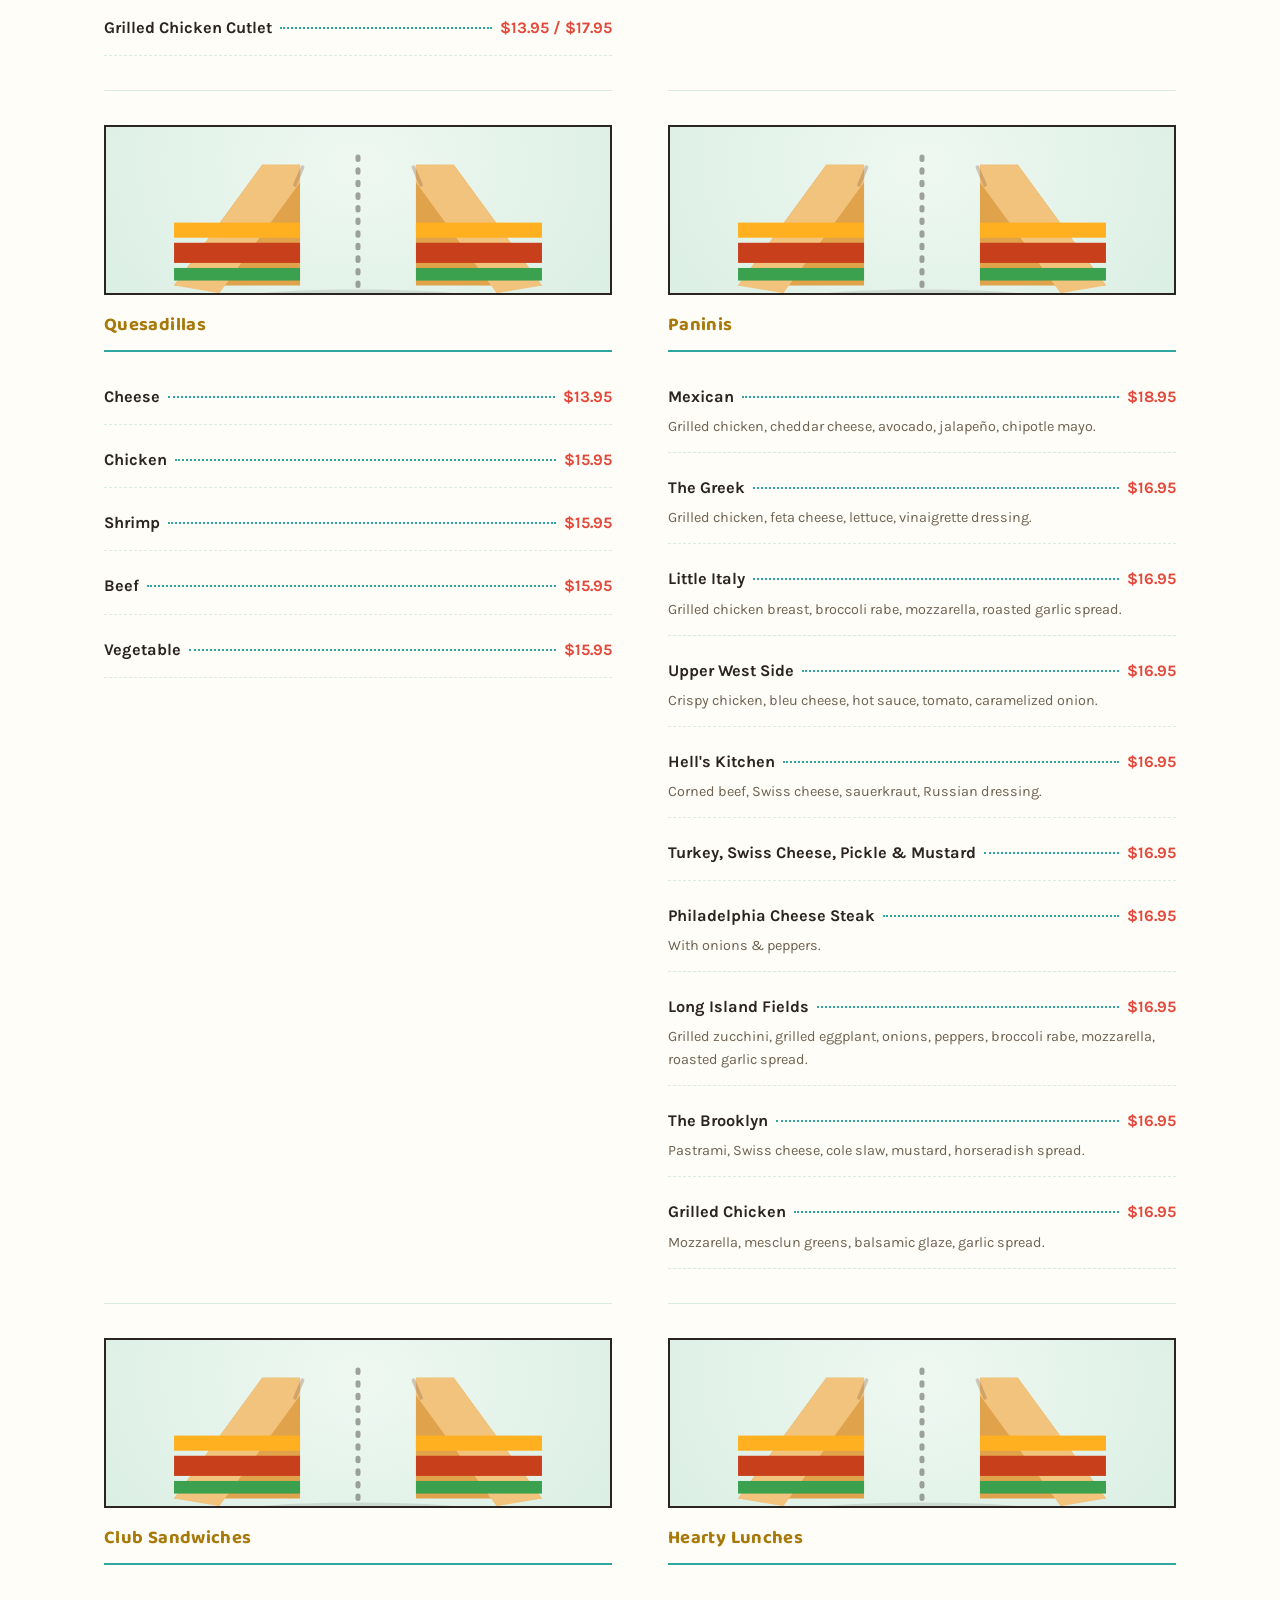
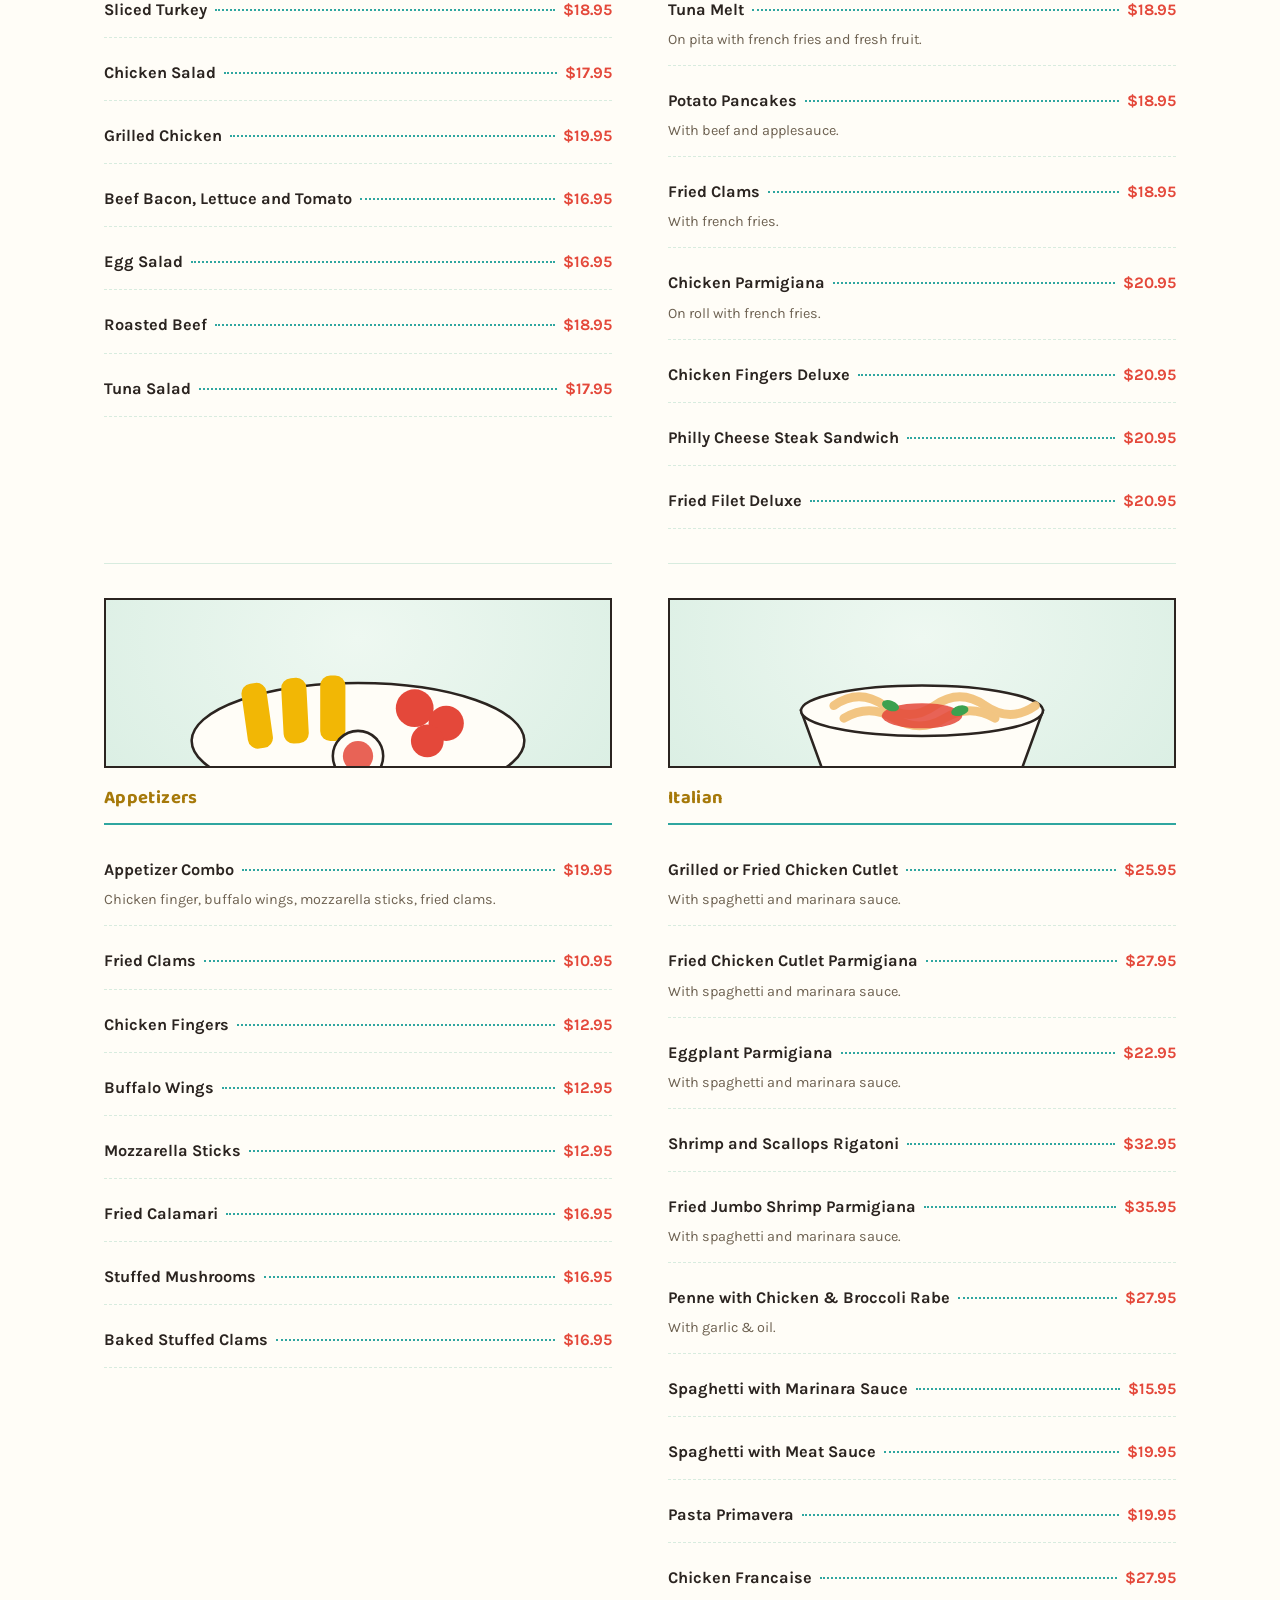
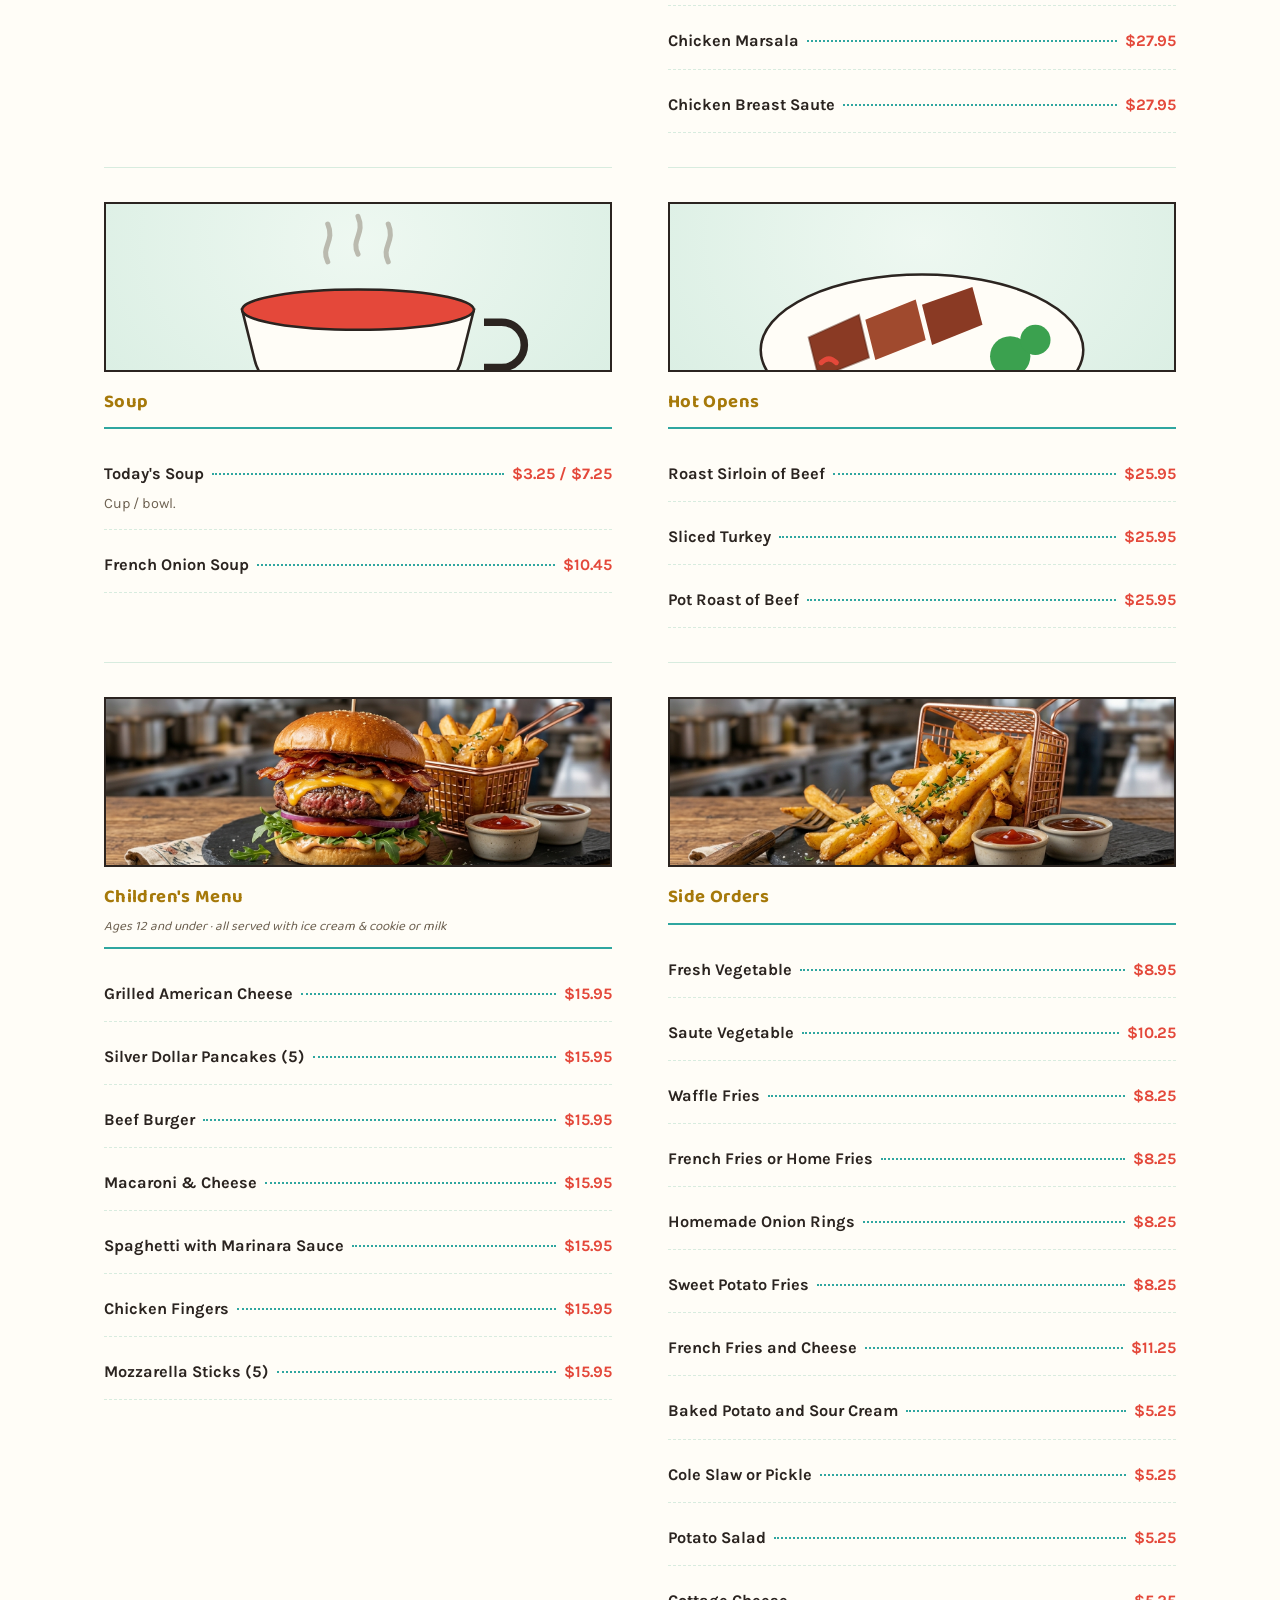
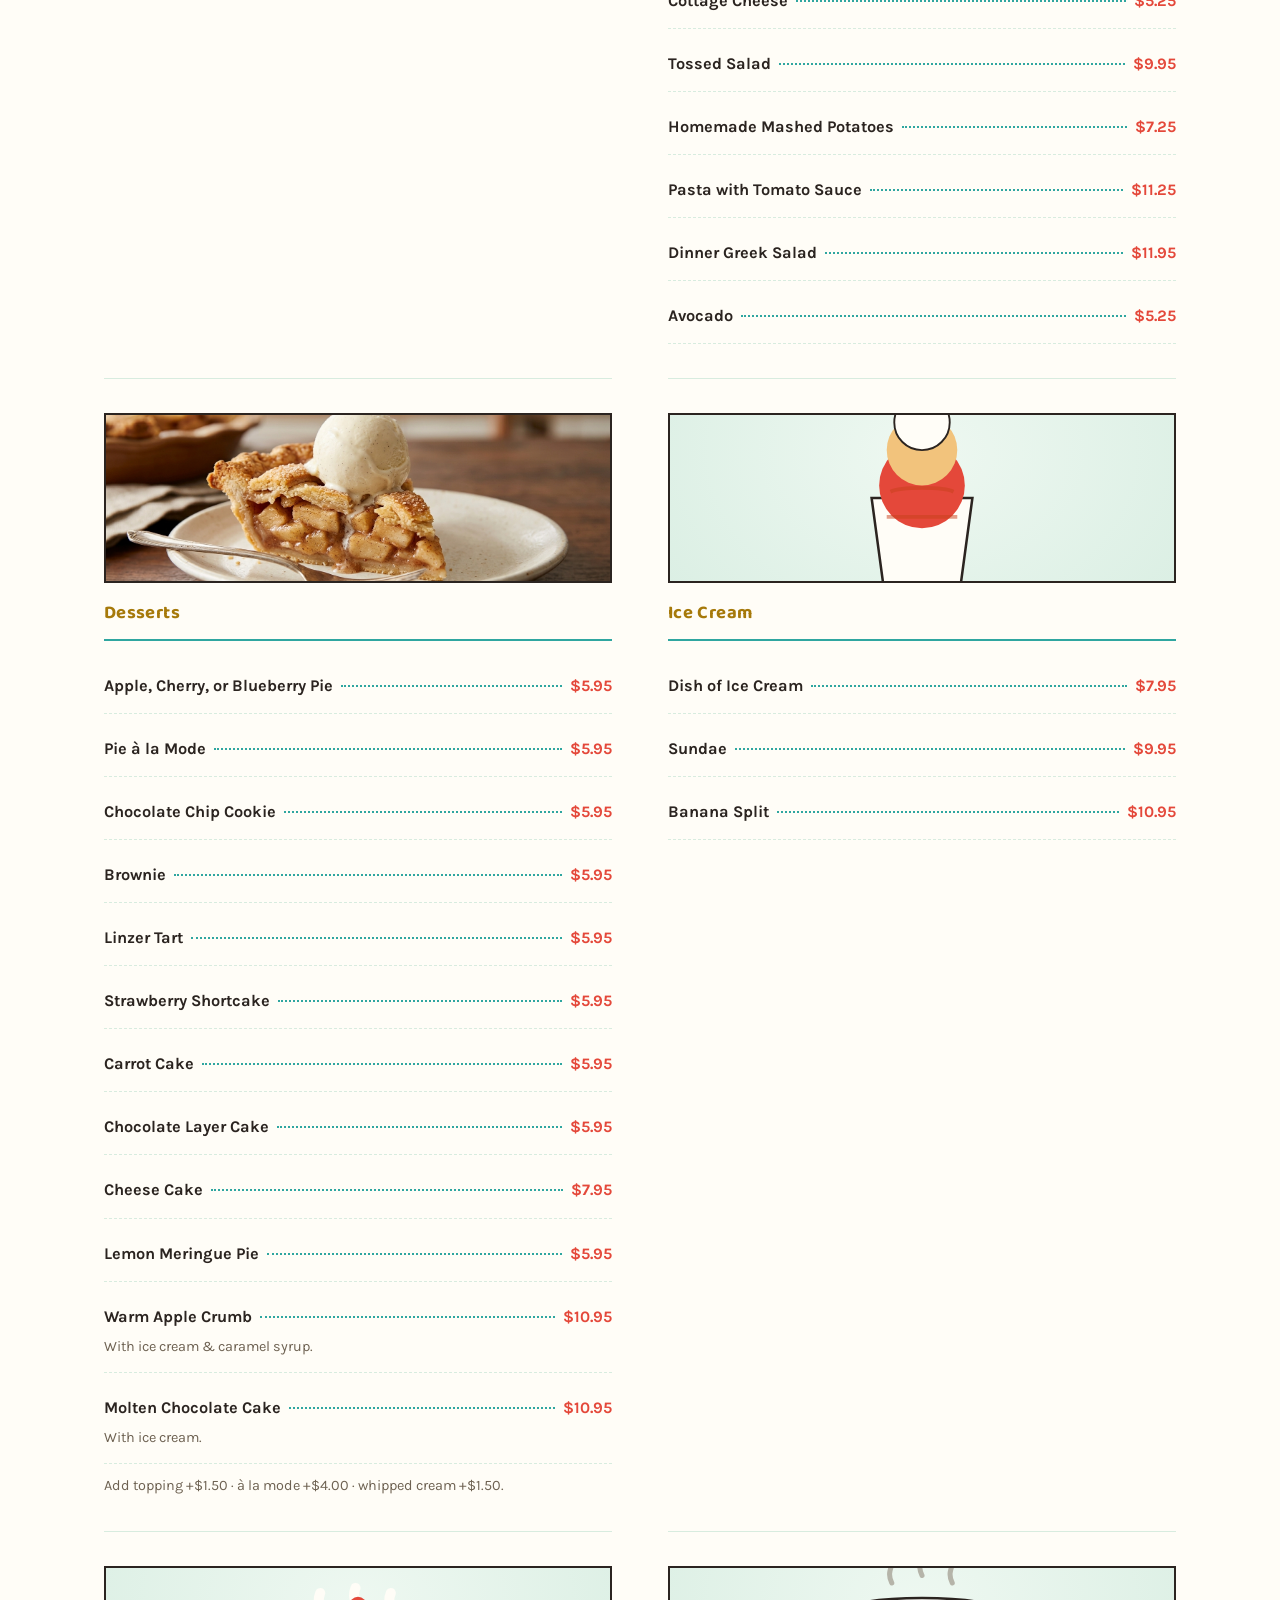
<file: menu.html>
<!DOCTYPE html>
<html lang="en">
<head>
<meta charset="UTF-8">
<meta name="viewport" content="width=device-width, initial-scale=1.0">
<title>Menu | Lava Diner</title>
<meta name="description" content="Full menu for Lava Diner in New Hyde Park, NY — Halal breakfast, American diner classics, and Mediterranean grill favorites.">
<meta name="theme-color" content="#15100c">
<link rel="icon" type="image/svg+xml" href="favicon.svg">
<link rel="stylesheet" href="styles.css">
</head>
<body>

<header class="site-header">
  <div class="wrap">
    <a href="index.html" class="brand">
      <svg viewBox="0 0 40 40" fill="none" xmlns="http://www.w3.org/2000/svg">
        <path d="M20 3c3 6-2 8-2 13 0 3 2 5 2 5s2-2 2-5c4 3 7 8 7 13a9 9 0 1 1-18 0c0-6 3-8 5-14 1-3 2-9 4-12z" fill="#ff5a1f"/>
        <path d="M20 14c1.5 3-1 4-1 6.5a1 1 0 0 0 2 0c0-2.5-2-3.5-1-6.5z" fill="#ffb020"/>
      </svg>
      <span class="brand-name">LAVA <span>DINER</span></span>
    </a>

    <nav class="main-nav" id="main-nav" aria-label="Primary">
      <a href="index.html">Home</a>
      <a href="menu.html" aria-current="page">Menu</a>
      <a href="about.html">About</a>
      <a href="events.html">Events</a>
      <a href="index.html#contact">Contact</a>
    </nav>

    <div class="header-actions">
      <a class="header-phone" href="tel:+15163542022">
        <svg viewBox="0 0 24 24" fill="none"><path d="M6.6 10.8c1.4 2.8 3.8 5.2 6.6 6.6l2.2-2.2c.3-.3.7-.4 1-.2 1.1.4 2.3.6 3.6.6.6 0 1 .4 1 1V20c0 .6-.4 1-1 1C10.8 21 3 13.2 3 3.9c0-.6.4-1 1-1h3.4c.6 0 1 .4 1 1 0 1.3.2 2.5.6 3.6.1.4 0 .8-.2 1l-2.2 2.3z" fill="currentColor"/></svg>
        <span class="phone-text">(516) 354-2022</span>
      </a>
      <div class="social-row">
        <a href="https://instagram.com/" target="_blank" rel="noopener" aria-label="Lava Diner on Instagram">
          <svg viewBox="0 0 24 24" fill="none"><rect x="3" y="3" width="18" height="18" rx="5" stroke="currentColor" stroke-width="1.8"/><circle cx="12" cy="12" r="4.2" stroke="currentColor" stroke-width="1.8"/><circle cx="17.4" cy="6.6" r="1.1" fill="currentColor"/></svg>
        </a>
        <a href="https://facebook.com/" target="_blank" rel="noopener" aria-label="Lava Diner on Facebook">
          <svg viewBox="0 0 24 24" fill="none"><path d="M14 8.5h2.5V5.3h-2.5c-2.2 0-4 1.8-4 4v1.8H8v3.2h2v6.7h3.3v-6.7h2.5l.5-3.2h-3v-1.5c0-.6.5-1.1 1.7-1.1z" fill="currentColor"/></svg>
        </a>
      </div>
    </div>

    <button class="nav-toggle" aria-label="Toggle menu" aria-expanded="false" aria-controls="main-nav" onclick="var n=document.getElementById('main-nav'),open=n.classList.toggle('is-open');this.classList.toggle('is-open',open);this.setAttribute('aria-expanded',open)">
      <svg class="icon-menu" viewBox="0 0 24 24" fill="none"><path d="M4 6h16M4 12h16M4 18h16" stroke="currentColor" stroke-width="2" stroke-linecap="round"/></svg>
      <svg class="icon-close" viewBox="0 0 24 24" fill="none"><path d="M6 6l12 12M18 6L6 18" stroke="currentColor" stroke-width="2" stroke-linecap="round"/></svg>
    </button>
  </div>
</header>

<main>

  <section class="menu-hero">
    <div class="wrap">
      <h1>The Menu</h1>
      <p>Halal. Breakfast, American diner favorites, and Mediterranean grill — served all day, every day we're open.</p>
      <nav class="menu-jump" aria-label="Menu sections">
        <a href="#breakfast-diner">Breakfast &amp; Diner Classics</a>
        <a href="#mediterranean">Mediterranean Grill &amp; Mezze</a>
      </nav>
      <nav class="menu-jump menu-jump-categories" aria-label="Menu categories">
        <a href="#fresh-eggs">Eggs</a>
        <a href="#pancakes">Pancakes</a>
        <a href="#omelettes">Omelettes</a>
        <a href="#sandwiches">Sandwiches</a>
        <a href="#burgers-diner">Burgers</a>
        <a href="#hearty-salads">Salads</a>
        <a href="#appetizers">Appetizers</a>
        <a href="#desserts-diner">Desserts</a>
        <a href="#beverages">Beverages</a>
        <a href="#lava-mix-grill">Kebabs &amp; Grill</a>
        <a href="#shawarma">Shawarma</a>
        <a href="#mandi">Mandi</a>
        <a href="#lava-meza-1">Mezze</a>
        <a href="#vegan-plates">Vegan</a>
        <a href="#desserts-med">Mediterranean Desserts</a>
      </nav>
    </div>
  </section>

  <section class="menu-body">
    <div class="wrap">

      <div class="menu-group-head" id="breakfast-diner">
        <h2>Breakfast &amp; Diner Classics</h2>
        <p>Served all day. Breakfast Special runs 7&ndash;11am; add coffee + juice for $3.00 extra.</p>
      </div>

      <div class="menu-columns">

      <div class="menu-subcategory" id="juices">
        <div class="menu-subcategory-media"><img src="images/dish-juice.svg" alt="Glass of orange juice"></div>
        <div class="menu-subcategory-content">
          <div class="menu-subcategory-head"><h3>Juices</h3></div>
          <div class="menu-items">
            <div class="menu-item"><div class="menu-item-row"><span class="menu-item-name">Orange, Apple, Cranberry, Tomato, or Grapefruit</span><span class="menu-item-leader"></span><span class="menu-item-price">$4.95 / $5.95</span></div><p class="menu-item-desc">Medium / large.</p></div>
          </div>
        </div>
      </div>

      <div class="menu-subcategory" id="cereals">
        <div class="menu-subcategory-media"><img src="images/dish-cereal.svg" alt="Bowl of cereal with milk"></div>
        <div class="menu-subcategory-content">
          <div class="menu-subcategory-head"><h3>Cereals</h3></div>
          <div class="menu-items">
            <div class="menu-item"><div class="menu-item-row"><span class="menu-item-name">Hot or Cold Cereal with Milk</span><span class="menu-item-leader"></span><span class="menu-item-price">$5.95</span></div></div>
            <div class="menu-item"><div class="menu-item-row"><span class="menu-item-name">Cereal with Fresh Fruit</span><span class="menu-item-leader"></span><span class="menu-item-price">$9.95</span></div></div>
          </div>
        </div>
      </div>

      <div class="menu-subcategory" id="fresh-eggs">
        <div class="menu-subcategory-media"><img src="images/Eggs.jpg" alt="Eggs frying on the griddle with bacon and toast"></div>
        <div class="menu-subcategory-content">
          <div class="menu-subcategory-head"><h3>Fresh Eggs<span class="menu-subcategory-note">Served with potatoes or grits and toast</span></h3></div>
          <div class="menu-items">
            <div class="menu-item"><div class="menu-item-row"><span class="menu-item-name">Two Eggs</span><span class="menu-item-leader"></span><span class="menu-item-price">$9.95</span></div><p class="menu-item-desc">Add turkey or beef bacon/sausage +$5, corned beef hash +$6, or 20oz rib steak +$30.</p></div>
            <div class="menu-item"><div class="menu-item-row"><span class="menu-item-name">One Egg</span><span class="menu-item-leader"></span><span class="menu-item-price">$8.95</span></div><p class="menu-item-desc">Add turkey or beef bacon/sausage +$5, or corned beef hash +$6.</p></div>
            <div class="menu-item"><div class="menu-item-row"><span class="menu-item-name">Roumanian Steak (16oz) with Eggs</span><span class="menu-item-leader"></span><span class="menu-item-price">$39.95</span></div></div>
            <div class="menu-item"><div class="menu-item-row"><span class="menu-item-name">Eggs Florentine</span><span class="menu-item-leader"></span><span class="menu-item-price">$18.95</span></div></div>
            <div class="menu-item"><div class="menu-item-row"><span class="menu-item-name">Lox Benedict</span><span class="menu-item-leader"></span><span class="menu-item-price">$20.95</span></div></div>
          </div>
        </div>
      </div>

      <div class="menu-subcategory" id="fruits">
        <div class="menu-subcategory-media"><img src="images/dish-fruit.svg" alt="Bowl of fresh fruit"></div>
        <div class="menu-subcategory-content">
          <div class="menu-subcategory-head"><h3>Fruits</h3></div>
          <div class="menu-items">
            <div class="menu-item"><div class="menu-item-row"><span class="menu-item-name">Fruit Cup</span><span class="menu-item-leader"></span><span class="menu-item-price">$8.45</span></div></div>
            <div class="menu-item"><div class="menu-item-row"><span class="menu-item-name">Melon</span><span class="menu-item-leader"></span><span class="menu-item-price">$6.95</span></div><p class="menu-item-desc">With cottage cheese $9.95.</p></div>
            <div class="menu-item"><div class="menu-item-row"><span class="menu-item-name">Strawberry</span><span class="menu-item-leader"></span><span class="menu-item-price">$8.45</span></div></div>
            <div class="menu-item"><div class="menu-item-row"><span class="menu-item-name">Blueberry</span><span class="menu-item-leader"></span><span class="menu-item-price">$8.45</span></div></div>
            <div class="menu-item"><div class="menu-item-row"><span class="menu-item-name">Banana</span><span class="menu-item-leader"></span><span class="menu-item-price">$1.75</span></div></div>
          </div>
        </div>
      </div>

      <div class="menu-subcategory" id="bagelry">
        <div class="menu-subcategory-media"><img src="images/dish-bagel.svg" alt="Toasted bagel with cream cheese"></div>
        <div class="menu-subcategory-content">
          <div class="menu-subcategory-head"><h3>Bagelry</h3></div>
          <div class="menu-items">
            <div class="menu-item"><div class="menu-item-row"><span class="menu-item-name">Toasted Bagel</span><span class="menu-item-leader"></span><span class="menu-item-price">$3.75</span></div><p class="menu-item-desc">With cream cheese $5.75, or with lox & cream cheese $17.45.</p></div>
            <div class="menu-item"><div class="menu-item-row"><span class="menu-item-name">Side Order of Lox</span><span class="menu-item-leader"></span><span class="menu-item-price">$12.95</span></div></div>
            <div class="menu-item"><div class="menu-item-row"><span class="menu-item-name">Jumbo Bagel Special</span><span class="menu-item-leader"></span><span class="menu-item-price">$21.95</span></div><p class="menu-item-desc">Lox, onion, cream cheese, tomato, melon in season, whole grapefruit.</p></div>
          </div>
        </div>
      </div>

      <div class="menu-subcategory" id="toast-muffins">
        <div class="menu-subcategory-media"><img src="images/dish-bagel.svg" alt="Toast and muffin illustration"></div>
        <div class="menu-subcategory-content">
          <div class="menu-subcategory-head"><h3>Toast &amp; Muffins</h3></div>
          <div class="menu-items">
            <div class="menu-item"><div class="menu-item-row"><span class="menu-item-name">Butter Toast</span><span class="menu-item-leader"></span><span class="menu-item-price">$3.25</span></div><p class="menu-item-desc">With jelly or marmalade.</p></div>
            <div class="menu-item"><div class="menu-item-row"><span class="menu-item-name">Butter Roll</span><span class="menu-item-leader"></span><span class="menu-item-price">$3.75</span></div><p class="menu-item-desc">With jelly or marmalade.</p></div>
            <div class="menu-item"><div class="menu-item-row"><span class="menu-item-name">Yogurt Muffin</span><span class="menu-item-leader"></span><span class="menu-item-price">$3.75</span></div><p class="menu-item-desc">Corn, bran, or blueberry.</p></div>
            <div class="menu-item"><div class="menu-item-row"><span class="menu-item-name">Toasted Pita</span><span class="menu-item-leader"></span><span class="menu-item-price">$3.75</span></div></div>
            <div class="menu-item"><div class="menu-item-row"><span class="menu-item-name">Toasted English Muffin</span><span class="menu-item-leader"></span><span class="menu-item-price">$3.75</span></div></div>
          </div>
          <p class="menu-item-desc" style="margin-top:10px;">Substitutes &amp; extras: roll, English muffin, bagel, or pita instead of toast +$1.25 (with cream cheese +$2.00). 1 extra egg +$1.50. Egg whites only $4.00.</p>
        </div>
      </div>

      <div class="menu-subcategory" id="omelettes">
        <div class="menu-subcategory-media"><img src="images/dish-omelette.svg" alt="Folded omelette with herbs"></div>
        <div class="menu-subcategory-content">
          <div class="menu-subcategory-head"><h3>Omelettes<span class="menu-subcategory-note">Served with potatoes or grits and toast &middot; add extra item +$3</span></h3></div>
          <div class="menu-items">
            <div class="menu-item"><div class="menu-item-row"><span class="menu-item-name">Turkey Omelette</span><span class="menu-item-leader"></span><span class="menu-item-price">$16.95</span></div></div>
            <div class="menu-item"><div class="menu-item-row"><span class="menu-item-name">Turkey Bacon Omelette</span><span class="menu-item-leader"></span><span class="menu-item-price">$14.95</span></div></div>
            <div class="menu-item"><div class="menu-item-row"><span class="menu-item-name">American Cheese Omelette</span><span class="menu-item-leader"></span><span class="menu-item-price">$14.95</span></div></div>
            <div class="menu-item"><div class="menu-item-row"><span class="menu-item-name">Swiss Cheese Omelette</span><span class="menu-item-leader"></span><span class="menu-item-price">$14.95</span></div></div>
            <div class="menu-item"><div class="menu-item-row"><span class="menu-item-name">Cheddar Cheese Omelette</span><span class="menu-item-leader"></span><span class="menu-item-price">$14.95</span></div></div>
            <div class="menu-item"><div class="menu-item-row"><span class="menu-item-name">Spanish Omelette</span><span class="menu-item-leader"></span><span class="menu-item-price">$14.95</span></div></div>
            <div class="menu-item"><div class="menu-item-row"><span class="menu-item-name">Mushroom Omelette</span><span class="menu-item-leader"></span><span class="menu-item-price">$14.95</span></div></div>
            <div class="menu-item"><div class="menu-item-row"><span class="menu-item-name">Broccoli Omelette</span><span class="menu-item-leader"></span><span class="menu-item-price">$14.95</span></div></div>
            <div class="menu-item"><div class="menu-item-row"><span class="menu-item-name">Spinach Omelette</span><span class="menu-item-leader"></span><span class="menu-item-price">$14.95</span></div></div>
            <div class="menu-item"><div class="menu-item-row"><span class="menu-item-name">Spinach &amp; Feta Omelette</span><span class="menu-item-leader"></span><span class="menu-item-price">$16.95</span></div></div>
            <div class="menu-item"><div class="menu-item-row"><span class="menu-item-name">Feta &amp; Tomato Omelette</span><span class="menu-item-leader"></span><span class="menu-item-price">$16.95</span></div></div>
            <div class="menu-item"><div class="menu-item-row"><span class="menu-item-name">Guacamole Omelette</span><span class="menu-item-leader"></span><span class="menu-item-price">$16.95</span></div></div>
            <div class="menu-item"><div class="menu-item-row"><span class="menu-item-name">Garden Omelette</span><span class="menu-item-leader"></span><span class="menu-item-price">$16.95</span></div></div>
            <div class="menu-item"><div class="menu-item-row"><span class="menu-item-name">Nova Scotia Lox and Onion</span><span class="menu-item-leader"></span><span class="menu-item-price">$19.95</span></div></div>
          </div>
        </div>
      </div>

      <div class="menu-subcategory" id="french-toast">
        <div class="menu-subcategory-media"><img src="images/dish-frenchtoast.svg" alt="French toast with powdered sugar and berries"></div>
        <div class="menu-subcategory-content">
          <div class="menu-subcategory-head"><h3>French Toast<span class="menu-subcategory-note">Old fashion or homemade challah bread, with butter &amp; syrup</span></h3></div>
          <div class="menu-items">
            <div class="menu-item"><div class="menu-item-row"><span class="menu-item-name">French Toast</span><span class="menu-item-leader"></span><span class="menu-item-price">$9.95</span></div><p class="menu-item-desc">Add turkey or beef bacon/sausage +$5, blueberry/strawberry +$6, or fresh fruit +$6. Whipped cream +$1.50, banana +$2, 2 egg whites +$4.</p></div>
          </div>
        </div>
      </div>

      <div class="menu-subcategory" id="pancakes">
        <div class="menu-subcategory-media"><img src="images/dish-pancake.svg" alt="Stack of pancakes with syrup"></div>
        <div class="menu-subcategory-content">
          <div class="menu-subcategory-head"><h3>Pancakes</h3></div>
          <div class="menu-items">
            <div class="menu-item"><div class="menu-item-row"><span class="menu-item-name">Pancakes</span><span class="menu-item-leader"></span><span class="menu-item-price">$9.95</span></div><p class="menu-item-desc">Add turkey or beef bacon/sausage +$5, blueberry/strawberry +$6, or fresh fruit +$6.</p></div>
            <div class="menu-item"><div class="menu-item-row"><span class="menu-item-name">Short Stack</span><span class="menu-item-leader"></span><span class="menu-item-price">$9.95</span></div></div>
            <div class="menu-item"><div class="menu-item-row"><span class="menu-item-name">Fresh Blueberry</span><span class="menu-item-leader"></span><span class="menu-item-price">$15.95</span></div></div>
            <div class="menu-item"><div class="menu-item-row"><span class="menu-item-name">Banana Nut</span><span class="menu-item-leader"></span><span class="menu-item-price">$15.95</span></div></div>
            <div class="menu-item"><div class="menu-item-row"><span class="menu-item-name">Chocolate Chip</span><span class="menu-item-leader"></span><span class="menu-item-price">$15.95</span></div></div>
            <div class="menu-item"><div class="menu-item-row"><span class="menu-item-name">Silver Dollar (12)</span><span class="menu-item-leader"></span><span class="menu-item-price">$10.95</span></div></div>
          </div>
        </div>
      </div>

      <div class="menu-subcategory" id="belgian-waffles">
        <div class="menu-subcategory-media"><img src="images/dish-waffle.svg" alt="Belgian waffle with berries"></div>
        <div class="menu-subcategory-content">
          <div class="menu-subcategory-head"><h3>Belgian Waffles</h3></div>
          <div class="menu-items">
            <div class="menu-item"><div class="menu-item-row"><span class="menu-item-name">Belgian Waffle</span><span class="menu-item-leader"></span><span class="menu-item-price">$9.95</span></div><p class="menu-item-desc">Add turkey or beef bacon/sausage +$5, blueberry/strawberry +$6, fresh fruit +$6, or two scoops of ice cream +$6. Whipped cream +$1.50, 1 egg +$1.50, banana +$2, 2 egg whites +$4.</p></div>
          </div>
        </div>
      </div>

      <div class="menu-subcategory" id="side-orders-am">
        <div class="menu-subcategory-media"><img src="images/Fries.jpg" alt="Basket of seasoned french fries"></div>
        <div class="menu-subcategory-content">
          <div class="menu-subcategory-head"><h3>Breakfast Side Orders</h3></div>
          <div class="menu-items">
            <div class="menu-item"><div class="menu-item-row"><span class="menu-item-name">Turkey Bacon or Sausage</span><span class="menu-item-leader"></span><span class="menu-item-price">$9.45</span></div></div>
            <div class="menu-item"><div class="menu-item-row"><span class="menu-item-name">Beef Bacon or Sausage</span><span class="menu-item-leader"></span><span class="menu-item-price">$10.45</span></div></div>
            <div class="menu-item"><div class="menu-item-row"><span class="menu-item-name">Corned Beef Hash</span><span class="menu-item-leader"></span><span class="menu-item-price">$10.95</span></div></div>
            <div class="menu-item"><div class="menu-item-row"><span class="menu-item-name">Turkey Sausage</span><span class="menu-item-leader"></span><span class="menu-item-price">$9.45</span></div></div>
            <div class="menu-item"><div class="menu-item-row"><span class="menu-item-name">Avocado</span><span class="menu-item-leader"></span><span class="menu-item-price">$5.45</span></div></div>
          </div>
        </div>
      </div>

      <div class="menu-subcategory" id="blintz">
        <div class="menu-subcategory-media"><img src="images/dish-blintz.svg" alt="Cheese blintzes with berries and sour cream"></div>
        <div class="menu-subcategory-content">
          <div class="menu-subcategory-head"><h3>Blintz</h3></div>
          <div class="menu-items">
            <div class="menu-item"><div class="menu-item-row"><span class="menu-item-name">Cheese Blintz</span><span class="menu-item-leader"></span><span class="menu-item-price">$13.95</span></div></div>
            <div class="menu-item"><div class="menu-item-row"><span class="menu-item-name">with Sour Cream, Strawberry, or Blueberry Preserves</span><span class="menu-item-leader"></span><span class="menu-item-price">$18.95</span></div></div>
            <div class="menu-item"><div class="menu-item-row"><span class="menu-item-name">with Fresh Fruit</span><span class="menu-item-leader"></span><span class="menu-item-price">$19.95</span></div></div>
          </div>
        </div>
      </div>

      <div class="menu-subcategory" id="sandwiches">
        <div class="menu-subcategory-media"><img src="images/dish-sandwich.svg" alt="Grilled diner sandwich"></div>
        <div class="menu-subcategory-content">
          <div class="menu-subcategory-head"><h3>Sandwiches<span class="menu-subcategory-note">Served with cole slaw and pickle</span></h3></div>
          <div class="menu-items">
            <div class="menu-item"><div class="menu-item-row"><span class="menu-item-name">Two Eggs (Fried or Scrambled)</span><span class="menu-item-leader"></span><span class="menu-item-price">$5.75</span></div><p class="menu-item-desc">Add turkey or beef bacon/sausage +$3.20.</p></div>
            <div class="menu-item"><div class="menu-item-row"><span class="menu-item-name">Egg Salad</span><span class="menu-item-leader"></span><span class="menu-item-price">$8.95</span></div></div>
            <div class="menu-item"><div class="menu-item-row"><span class="menu-item-name">Tuna Salad</span><span class="menu-item-leader"></span><span class="menu-item-price">$11.95</span></div></div>
            <div class="menu-item"><div class="menu-item-row"><span class="menu-item-name">Chicken Salad</span><span class="menu-item-leader"></span><span class="menu-item-price">$11.95</span></div></div>
            <div class="menu-item"><div class="menu-item-row"><span class="menu-item-name">Shrimp Salad</span><span class="menu-item-leader"></span><span class="menu-item-price">$11.95</span></div></div>
            <div class="menu-item"><div class="menu-item-row"><span class="menu-item-name">Tuna, Individual Can</span><span class="menu-item-leader"></span><span class="menu-item-price">$12.95</span></div></div>
            <div class="menu-item"><div class="menu-item-row"><span class="menu-item-name">Fried Filet</span><span class="menu-item-leader"></span><span class="menu-item-price">$11.95</span></div></div>
            <div class="menu-item"><div class="menu-item-row"><span class="menu-item-name">Turkey or Beef Meat Loaf</span><span class="menu-item-leader"></span><span class="menu-item-price">$11.95</span></div></div>
            <div class="menu-item"><div class="menu-item-row"><span class="menu-item-name">Roast Turkey</span><span class="menu-item-leader"></span><span class="menu-item-price">$14.95</span></div></div>
            <div class="menu-item"><div class="menu-item-row"><span class="menu-item-name">Corned Beef</span><span class="menu-item-leader"></span><span class="menu-item-price">$14.95</span></div></div>
            <div class="menu-item"><div class="menu-item-row"><span class="menu-item-name">Pot Roast</span><span class="menu-item-leader"></span><span class="menu-item-price">$14.95</span></div></div>
            <div class="menu-item"><div class="menu-item-row"><span class="menu-item-name">Fresh Beef</span><span class="menu-item-leader"></span><span class="menu-item-price">$14.95</span></div></div>
            <div class="menu-item"><div class="menu-item-row"><span class="menu-item-name">Roast Sirloin of Beef</span><span class="menu-item-leader"></span><span class="menu-item-price">$14.95</span></div></div>
            <div class="menu-item"><div class="menu-item-row"><span class="menu-item-name">Roumanian Pastrami</span><span class="menu-item-leader"></span><span class="menu-item-price">$14.95</span></div></div>
          </div>
        </div>
      </div>

      <div class="menu-subcategory" id="cheese-sandwiches">
        <div class="menu-subcategory-media"><img src="images/dish-sandwich.svg" alt="Grilled diner sandwich"></div>
        <div class="menu-subcategory-content">
          <div class="menu-subcategory-head"><h3>Cheese Sandwiches</h3></div>
          <div class="menu-items">
            <div class="menu-item"><div class="menu-item-row"><span class="menu-item-name">Grilled American Cheese</span><span class="menu-item-leader"></span><span class="menu-item-price">$7.75</span></div><p class="menu-item-desc">Add tomato +$1.50, turkey or beef bacon/sausage +$3.</p></div>
            <div class="menu-item"><div class="menu-item-row"><span class="menu-item-name">American Cheese</span><span class="menu-item-leader"></span><span class="menu-item-price">$9.95</span></div></div>
            <div class="menu-item"><div class="menu-item-row"><span class="menu-item-name">Swiss Cheese</span><span class="menu-item-leader"></span><span class="menu-item-price">$10.95</span></div></div>
            <div class="menu-item"><div class="menu-item-row"><span class="menu-item-name">Grilled Swiss Cheese</span><span class="menu-item-leader"></span><span class="menu-item-price">$8.75</span></div><p class="menu-item-desc">Add tomato +$1.50, turkey or beef bacon/sausage +$3.</p></div>
            <div class="menu-item"><div class="menu-item-row"><span class="menu-item-name">Grilled Mozzarella Cheese</span><span class="menu-item-leader"></span><span class="menu-item-price">$8.75</span></div><p class="menu-item-desc">Add tomato +$1.50, turkey or beef bacon/sausage +$3.</p></div>
            <div class="menu-item"><div class="menu-item-row"><span class="menu-item-name">Cheddar Cheese</span><span class="menu-item-leader"></span><span class="menu-item-price">$8.75</span></div></div>
          </div>
        </div>
      </div>

      <div class="menu-subcategory" id="entrees-steaks">
        <div class="menu-subcategory-media"><img src="images/dish-steak.svg" alt="Sliced steak plate"></div>
        <div class="menu-subcategory-content">
          <div class="menu-subcategory-head"><h3>Entrées &amp; Steaks</h3></div>
          <div class="menu-items">
            <div class="menu-item"><div class="menu-item-row"><span class="menu-item-name">Rib Eye Steak</span><span class="menu-item-leader"></span><span class="menu-item-price">$39.95</span></div></div>
            <div class="menu-item"><div class="menu-item-row"><span class="menu-item-name">Roumanian Steak</span><span class="menu-item-leader"></span><span class="menu-item-price">$39.95</span></div></div>
            <div class="menu-item"><div class="menu-item-row"><span class="menu-item-name">Chopped Steak</span><span class="menu-item-leader"></span><span class="menu-item-price">$26.95</span></div></div>
            <div class="menu-item"><div class="menu-item-row"><span class="menu-item-name">Calf Liver</span><span class="menu-item-leader"></span><span class="menu-item-price">$26.95</span></div></div>
            <div class="menu-item"><div class="menu-item-row"><span class="menu-item-name">Turkey or Beef Meatloaf</span><span class="menu-item-leader"></span><span class="menu-item-price">$22.95</span></div></div>
            <div class="menu-item"><div class="menu-item-row"><span class="menu-item-name">Yankee Pot Roast</span><span class="menu-item-leader"></span><span class="menu-item-price">$25.95</span></div></div>
            <div class="menu-item"><div class="menu-item-row"><span class="menu-item-name">Roast Chicken</span><span class="menu-item-leader"></span><span class="menu-item-price">$22.95</span></div></div>
          </div>
        </div>
      </div>

      <div class="menu-subcategory" id="cold-salad-platters">
        <div class="menu-subcategory-media"><img src="images/dish-salad.svg" alt="Fresh salad bowl"></div>
        <div class="menu-subcategory-content">
          <div class="menu-subcategory-head"><h3>Cold Salad Platters<span class="menu-subcategory-note">Served with sliced hard boiled egg, potato salad, cole slaw</span></h3></div>
          <div class="menu-items">
            <div class="menu-item"><div class="menu-item-row"><span class="menu-item-name">Chopped Egg Salad</span><span class="menu-item-leader"></span><span class="menu-item-price">$15.95</span></div></div>
            <div class="menu-item"><div class="menu-item-row"><span class="menu-item-name">Chicken Salad</span><span class="menu-item-leader"></span><span class="menu-item-price">$16.95</span></div></div>
            <div class="menu-item"><div class="menu-item-row"><span class="menu-item-name">Tuna Salad</span><span class="menu-item-leader"></span><span class="menu-item-price">$17.95</span></div></div>
            <div class="menu-item"><div class="menu-item-row"><span class="menu-item-name">Shrimp Salad</span><span class="menu-item-leader"></span><span class="menu-item-price">$17.95</span></div></div>
            <div class="menu-item"><div class="menu-item-row"><span class="menu-item-name">Sliced Turkey (white meat)</span><span class="menu-item-leader"></span><span class="menu-item-price">$19.95</span></div></div>
          </div>
        </div>
      </div>

      <div class="menu-subcategory" id="hearty-salads">
        <div class="menu-subcategory-media"><img src="images/dish-salad.svg" alt="Fresh salad bowl"></div>
        <div class="menu-subcategory-content">
          <div class="menu-subcategory-head"><h3>Hearty Salads</h3></div>
          <div class="menu-items">
            <div class="menu-item"><div class="menu-item-row"><span class="menu-item-name">Greek Salad Bowl</span><span class="menu-item-leader"></span><span class="menu-item-price">$16.95</span></div><p class="menu-item-desc">Feta cheese, anchovies, scallions, tomatoes, lettuce, cucumbers, radishes, olives.</p></div>
            <div class="menu-item"><div class="menu-item-row"><span class="menu-item-name">Turkey over Garden Salad</span><span class="menu-item-leader"></span><span class="menu-item-price">$21.95</span></div></div>
            <div class="menu-item"><div class="menu-item-row"><span class="menu-item-name">Chef's Salad</span><span class="menu-item-leader"></span><span class="menu-item-price">$21.95</span></div><p class="menu-item-desc">Julienne turkey, roast beef, American and Swiss cheese, hard boiled egg, tomato on mixed greens.</p></div>
            <div class="menu-item"><div class="menu-item-row"><span class="menu-item-name">Caesar Salad</span><span class="menu-item-leader"></span><span class="menu-item-price">$16.95</span></div></div>
            <div class="menu-item"><div class="menu-item-row"><span class="menu-item-name">Grilled Chicken Caesar Salad</span><span class="menu-item-leader"></span><span class="menu-item-price">$21.95</span></div></div>
            <div class="menu-item"><div class="menu-item-row"><span class="menu-item-name">Grilled Chicken over Garden Salad</span><span class="menu-item-leader"></span><span class="menu-item-price">$21.95</span></div></div>
            <div class="menu-item"><div class="menu-item-row"><span class="menu-item-name">Grilled Chicken over Greek Salad</span><span class="menu-item-leader"></span><span class="menu-item-price">$21.95</span></div></div>
            <div class="menu-item"><div class="menu-item-row"><span class="menu-item-name">Grilled Salmon over Caesar Salad</span><span class="menu-item-leader"></span><span class="menu-item-price">$21.95</span></div></div>
            <div class="menu-item"><div class="menu-item-row"><span class="menu-item-name">Grilled Shrimp over Garden or Caesar Salad</span><span class="menu-item-leader"></span><span class="menu-item-price">$32.95</span></div></div>
            <div class="menu-item"><div class="menu-item-row"><span class="menu-item-name">Spinach Salad</span><span class="menu-item-leader"></span><span class="menu-item-price">$16.95</span></div><p class="menu-item-desc">Fresh spinach, fresh mushrooms, hard boiled egg.</p></div>
            <div class="menu-item"><div class="menu-item-row"><span class="menu-item-name">Spinach Salad with Grilled Chicken</span><span class="menu-item-leader"></span><span class="menu-item-price">$21.95</span></div></div>
            <div class="menu-item"><div class="menu-item-row"><span class="menu-item-name">Cobb Salad with Chicken</span><span class="menu-item-leader"></span><span class="menu-item-price">$21.95</span></div></div>
          </div>
        </div>
      </div>

      <div class="menu-subcategory" id="diet-delights">
        <div class="menu-subcategory-media"><img src="images/dish-salad.svg" alt="Fresh salad bowl"></div>
        <div class="menu-subcategory-content">
          <div class="menu-subcategory-head"><h3>Diet Delights</h3></div>
          <div class="menu-items">
            <div class="menu-item"><div class="menu-item-row"><span class="menu-item-name">Vegetable Platter</span><span class="menu-item-leader"></span><span class="menu-item-price">$18.95</span></div><p class="menu-item-desc">Choice of four vegetables.</p></div>
            <div class="menu-item"><div class="menu-item-row"><span class="menu-item-name">California Salad</span><span class="menu-item-leader"></span><span class="menu-item-price">$18.95</span></div><p class="menu-item-desc">Fresh fruit salad, cottage cheese, jello on crispy lettuce.</p></div>
            <div class="menu-item"><div class="menu-item-row"><span class="menu-item-name">Diet Burger with Fresh Fruit</span><span class="menu-item-leader"></span><span class="menu-item-price">$19.95</span></div></div>
            <div class="menu-item"><div class="menu-item-row"><span class="menu-item-name">Veggie Burger</span><span class="menu-item-leader"></span><span class="menu-item-price">$19.95</span></div><p class="menu-item-desc">With lettuce, tomato, cottage cheese, fresh fruit.</p></div>
            <div class="menu-item"><div class="menu-item-row"><span class="menu-item-name">Turkey Burger Diet Platter</span><span class="menu-item-leader"></span><span class="menu-item-price">$19.95</span></div><p class="menu-item-desc">With fresh fruit.</p></div>
            <div class="menu-item"><div class="menu-item-row"><span class="menu-item-name">Grilled Chicken</span><span class="menu-item-leader"></span><span class="menu-item-price">$21.95</span></div><p class="menu-item-desc">With lettuce, tomato, cottage cheese, fresh fruit.</p></div>
            <div class="menu-item"><div class="menu-item-row"><span class="menu-item-name">Slim Line</span><span class="menu-item-leader"></span><span class="menu-item-price">$21.95</span></div><p class="menu-item-desc">Sliced turkey on lettuce with tomato, cottage cheese, fresh fruit.</p></div>
          </div>
        </div>
      </div>

      <div class="menu-subcategory" id="burgers-diner">
        <div class="menu-subcategory-media"><img src="images/Burger.jpg" alt="Bacon cheeseburger with a side of fries"></div>
        <div class="menu-subcategory-content">
          <div class="menu-subcategory-head"><h3>Burger<span class="menu-subcategory-note">Served with cole slaw &amp; pickle &middot; Deluxe adds french fries, onion rings, lettuce &amp; tomato &middot; prices are Regular / Deluxe</span></h3></div>
          <div class="menu-items">
            <div class="menu-item"><div class="menu-item-row"><span class="menu-item-name">Beefburger</span><span class="menu-item-leader"></span><span class="menu-item-price">$10.95 / $14.95</span></div></div>
            <div class="menu-item"><div class="menu-item-row"><span class="menu-item-name">American Cheeseburger</span><span class="menu-item-leader"></span><span class="menu-item-price">$11.75 / $15.75</span></div></div>
            <div class="menu-item"><div class="menu-item-row"><span class="menu-item-name">Swiss Cheeseburger</span><span class="menu-item-leader"></span><span class="menu-item-price">$12.25 / $16.25</span></div></div>
            <div class="menu-item"><div class="menu-item-row"><span class="menu-item-name">Mozzarella Cheeseburger</span><span class="menu-item-leader"></span><span class="menu-item-price">$12.25 / $16.25</span></div></div>
            <div class="menu-item"><div class="menu-item-row"><span class="menu-item-name">Cheddar Cheeseburger</span><span class="menu-item-leader"></span><span class="menu-item-price">$12.25 / $16.25</span></div></div>
            <div class="menu-item"><div class="menu-item-row"><span class="menu-item-name">Pizza Burger</span><span class="menu-item-leader"></span><span class="menu-item-price">$12.25 / $16.25</span></div><p class="menu-item-desc">Mozzarella cheese and tomato sauce.</p></div>
            <div class="menu-item"><div class="menu-item-row"><span class="menu-item-name">Texas Burger</span><span class="menu-item-leader"></span><span class="menu-item-price">$16.95 / $20.95</span></div><p class="menu-item-desc">Beef cheese burger with fried egg.</p></div>
            <div class="menu-item"><div class="menu-item-row"><span class="menu-item-name">Patty Melt</span><span class="menu-item-leader"></span><span class="menu-item-price">$12.95 / $16.95</span></div><p class="menu-item-desc">On toasted rye with grilled onions and American cheese.</p></div>
            <div class="menu-item"><div class="menu-item-row"><span class="menu-item-name">Twin Beefburger</span><span class="menu-item-leader"></span><span class="menu-item-price">$21.95 / $25.95</span></div></div>
            <div class="menu-item"><div class="menu-item-row"><span class="menu-item-name">Twin Cheeseburger</span><span class="menu-item-leader"></span><span class="menu-item-price">$23.95 / $27.95</span></div></div>
            <div class="menu-item"><div class="menu-item-row"><span class="menu-item-name">Turkey Burger</span><span class="menu-item-leader"></span><span class="menu-item-price">$11.45 / $15.45</span></div><p class="menu-item-desc">With American cheese: $12.25 / $16.25.</p></div>
            <div class="menu-item"><div class="menu-item-row"><span class="menu-item-name">Veggie Burger</span><span class="menu-item-leader"></span><span class="menu-item-price">$11.45 / $15.45</span></div><p class="menu-item-desc">With American cheese: $12.25 / $16.25.</p></div>
            <div class="menu-item"><div class="menu-item-row"><span class="menu-item-name">Grilled Chicken Cutlet</span><span class="menu-item-leader"></span><span class="menu-item-price">$13.95 / $17.95</span></div></div>
          </div>
        </div>
      </div>

      <div class="menu-subcategory" id="speciality-sandwiches">
        <div class="menu-subcategory-media"><img src="images/dish-sandwich.svg" alt="Grilled diner sandwich"></div>
        <div class="menu-subcategory-content">
          <div class="menu-subcategory-head"><h3>Speciality Sandwiches<span class="menu-subcategory-note">Served with potato salad or french fries and pickle</span></h3></div>
          <div class="menu-items">
            <div class="menu-item"><div class="menu-item-row"><span class="menu-item-name">Reuben</span><span class="menu-item-leader"></span><span class="menu-item-price">$18.95</span></div><p class="menu-item-desc">Corned beef and sauerkraut grilled on rye, topped with melted Swiss cheese.</p></div>
            <div class="menu-item"><div class="menu-item-row"><span class="menu-item-name">Deli Duo</span><span class="menu-item-leader"></span><span class="menu-item-price">$18.95</span></div><p class="menu-item-desc">Corned beef, roast beef, pastrami, turkey.</p></div>
            <div class="menu-item"><div class="menu-item-row"><span class="menu-item-name">Monte Cristo</span><span class="menu-item-leader"></span><span class="menu-item-price">$18.95</span></div><p class="menu-item-desc">Grilled French toast with imported Swiss cheese, beef, and sliced white meat turkey.</p></div>
          </div>
        </div>
      </div>

      <div class="menu-subcategory" id="quesadillas">
        <div class="menu-subcategory-media"><img src="images/dish-sandwich.svg" alt="Grilled diner sandwich"></div>
        <div class="menu-subcategory-content">
          <div class="menu-subcategory-head"><h3>Quesadillas</h3></div>
          <div class="menu-items">
            <div class="menu-item"><div class="menu-item-row"><span class="menu-item-name">Cheese</span><span class="menu-item-leader"></span><span class="menu-item-price">$13.95</span></div></div>
            <div class="menu-item"><div class="menu-item-row"><span class="menu-item-name">Chicken</span><span class="menu-item-leader"></span><span class="menu-item-price">$15.95</span></div></div>
            <div class="menu-item"><div class="menu-item-row"><span class="menu-item-name">Shrimp</span><span class="menu-item-leader"></span><span class="menu-item-price">$15.95</span></div></div>
            <div class="menu-item"><div class="menu-item-row"><span class="menu-item-name">Beef</span><span class="menu-item-leader"></span><span class="menu-item-price">$15.95</span></div></div>
            <div class="menu-item"><div class="menu-item-row"><span class="menu-item-name">Vegetable</span><span class="menu-item-leader"></span><span class="menu-item-price">$15.95</span></div></div>
          </div>
        </div>
      </div>

      <div class="menu-subcategory" id="paninis">
        <div class="menu-subcategory-media"><img src="images/dish-sandwich.svg" alt="Grilled diner sandwich"></div>
        <div class="menu-subcategory-content">
          <div class="menu-subcategory-head"><h3>Paninis</h3></div>
          <div class="menu-items">
            <div class="menu-item"><div class="menu-item-row"><span class="menu-item-name">Mexican</span><span class="menu-item-leader"></span><span class="menu-item-price">$18.95</span></div><p class="menu-item-desc">Grilled chicken, cheddar cheese, avocado, jalapeño, chipotle mayo.</p></div>
            <div class="menu-item"><div class="menu-item-row"><span class="menu-item-name">The Greek</span><span class="menu-item-leader"></span><span class="menu-item-price">$16.95</span></div><p class="menu-item-desc">Grilled chicken, feta cheese, lettuce, vinaigrette dressing.</p></div>
            <div class="menu-item"><div class="menu-item-row"><span class="menu-item-name">Little Italy</span><span class="menu-item-leader"></span><span class="menu-item-price">$16.95</span></div><p class="menu-item-desc">Grilled chicken breast, broccoli rabe, mozzarella, roasted garlic spread.</p></div>
            <div class="menu-item"><div class="menu-item-row"><span class="menu-item-name">Upper West Side</span><span class="menu-item-leader"></span><span class="menu-item-price">$16.95</span></div><p class="menu-item-desc">Crispy chicken, bleu cheese, hot sauce, tomato, caramelized onion.</p></div>
            <div class="menu-item"><div class="menu-item-row"><span class="menu-item-name">Hell's Kitchen</span><span class="menu-item-leader"></span><span class="menu-item-price">$16.95</span></div><p class="menu-item-desc">Corned beef, Swiss cheese, sauerkraut, Russian dressing.</p></div>
            <div class="menu-item"><div class="menu-item-row"><span class="menu-item-name">Turkey, Swiss Cheese, Pickle &amp; Mustard</span><span class="menu-item-leader"></span><span class="menu-item-price">$16.95</span></div></div>
            <div class="menu-item"><div class="menu-item-row"><span class="menu-item-name">Philadelphia Cheese Steak</span><span class="menu-item-leader"></span><span class="menu-item-price">$16.95</span></div><p class="menu-item-desc">With onions &amp; peppers.</p></div>
            <div class="menu-item"><div class="menu-item-row"><span class="menu-item-name">Long Island Fields</span><span class="menu-item-leader"></span><span class="menu-item-price">$16.95</span></div><p class="menu-item-desc">Grilled zucchini, grilled eggplant, onions, peppers, broccoli rabe, mozzarella, roasted garlic spread.</p></div>
            <div class="menu-item"><div class="menu-item-row"><span class="menu-item-name">The Brooklyn</span><span class="menu-item-leader"></span><span class="menu-item-price">$16.95</span></div><p class="menu-item-desc">Pastrami, Swiss cheese, cole slaw, mustard, horseradish spread.</p></div>
            <div class="menu-item"><div class="menu-item-row"><span class="menu-item-name">Grilled Chicken</span><span class="menu-item-leader"></span><span class="menu-item-price">$16.95</span></div><p class="menu-item-desc">Mozzarella, mesclun greens, balsamic glaze, garlic spread.</p></div>
          </div>
        </div>
      </div>

      <div class="menu-subcategory" id="club-sandwiches">
        <div class="menu-subcategory-media"><img src="images/dish-sandwich.svg" alt="Grilled diner sandwich"></div>
        <div class="menu-subcategory-content">
          <div class="menu-subcategory-head"><h3>Club Sandwiches</h3></div>
          <div class="menu-items">
            <div class="menu-item"><div class="menu-item-row"><span class="menu-item-name">Sliced Turkey</span><span class="menu-item-leader"></span><span class="menu-item-price">$18.95</span></div></div>
            <div class="menu-item"><div class="menu-item-row"><span class="menu-item-name">Chicken Salad</span><span class="menu-item-leader"></span><span class="menu-item-price">$17.95</span></div></div>
            <div class="menu-item"><div class="menu-item-row"><span class="menu-item-name">Grilled Chicken</span><span class="menu-item-leader"></span><span class="menu-item-price">$19.95</span></div></div>
            <div class="menu-item"><div class="menu-item-row"><span class="menu-item-name">Beef Bacon, Lettuce and Tomato</span><span class="menu-item-leader"></span><span class="menu-item-price">$16.95</span></div></div>
            <div class="menu-item"><div class="menu-item-row"><span class="menu-item-name">Egg Salad</span><span class="menu-item-leader"></span><span class="menu-item-price">$16.95</span></div></div>
            <div class="menu-item"><div class="menu-item-row"><span class="menu-item-name">Roasted Beef</span><span class="menu-item-leader"></span><span class="menu-item-price">$18.95</span></div></div>
            <div class="menu-item"><div class="menu-item-row"><span class="menu-item-name">Tuna Salad</span><span class="menu-item-leader"></span><span class="menu-item-price">$17.95</span></div></div>
          </div>
        </div>
      </div>

      <div class="menu-subcategory" id="hearty-lunches">
        <div class="menu-subcategory-media"><img src="images/dish-sandwich.svg" alt="Grilled diner sandwich"></div>
        <div class="menu-subcategory-content">
          <div class="menu-subcategory-head"><h3>Hearty Lunches</h3></div>
          <div class="menu-items">
            <div class="menu-item"><div class="menu-item-row"><span class="menu-item-name">Tuna Melt</span><span class="menu-item-leader"></span><span class="menu-item-price">$18.95</span></div><p class="menu-item-desc">On pita with french fries and fresh fruit.</p></div>
            <div class="menu-item"><div class="menu-item-row"><span class="menu-item-name">Potato Pancakes</span><span class="menu-item-leader"></span><span class="menu-item-price">$18.95</span></div><p class="menu-item-desc">With beef and applesauce.</p></div>
            <div class="menu-item"><div class="menu-item-row"><span class="menu-item-name">Fried Clams</span><span class="menu-item-leader"></span><span class="menu-item-price">$18.95</span></div><p class="menu-item-desc">With french fries.</p></div>
            <div class="menu-item"><div class="menu-item-row"><span class="menu-item-name">Chicken Parmigiana</span><span class="menu-item-leader"></span><span class="menu-item-price">$20.95</span></div><p class="menu-item-desc">On roll with french fries.</p></div>
            <div class="menu-item"><div class="menu-item-row"><span class="menu-item-name">Chicken Fingers Deluxe</span><span class="menu-item-leader"></span><span class="menu-item-price">$20.95</span></div></div>
            <div class="menu-item"><div class="menu-item-row"><span class="menu-item-name">Philly Cheese Steak Sandwich</span><span class="menu-item-leader"></span><span class="menu-item-price">$20.95</span></div></div>
            <div class="menu-item"><div class="menu-item-row"><span class="menu-item-name">Fried Filet Deluxe</span><span class="menu-item-leader"></span><span class="menu-item-price">$20.95</span></div></div>
          </div>
        </div>
      </div>

      <div class="menu-subcategory" id="appetizers">
        <div class="menu-subcategory-media"><img src="images/dish-appetizer.svg" alt="Fried appetizer platter with dipping sauce"></div>
        <div class="menu-subcategory-content">
          <div class="menu-subcategory-head"><h3>Appetizers</h3></div>
          <div class="menu-items">
            <div class="menu-item"><div class="menu-item-row"><span class="menu-item-name">Appetizer Combo</span><span class="menu-item-leader"></span><span class="menu-item-price">$19.95</span></div><p class="menu-item-desc">Chicken finger, buffalo wings, mozzarella sticks, fried clams.</p></div>
            <div class="menu-item"><div class="menu-item-row"><span class="menu-item-name">Fried Clams</span><span class="menu-item-leader"></span><span class="menu-item-price">$10.95</span></div></div>
            <div class="menu-item"><div class="menu-item-row"><span class="menu-item-name">Chicken Fingers</span><span class="menu-item-leader"></span><span class="menu-item-price">$12.95</span></div></div>
            <div class="menu-item"><div class="menu-item-row"><span class="menu-item-name">Buffalo Wings</span><span class="menu-item-leader"></span><span class="menu-item-price">$12.95</span></div></div>
            <div class="menu-item"><div class="menu-item-row"><span class="menu-item-name">Mozzarella Sticks</span><span class="menu-item-leader"></span><span class="menu-item-price">$12.95</span></div></div>
            <div class="menu-item"><div class="menu-item-row"><span class="menu-item-name">Fried Calamari</span><span class="menu-item-leader"></span><span class="menu-item-price">$16.95</span></div></div>
            <div class="menu-item"><div class="menu-item-row"><span class="menu-item-name">Stuffed Mushrooms</span><span class="menu-item-leader"></span><span class="menu-item-price">$16.95</span></div></div>
            <div class="menu-item"><div class="menu-item-row"><span class="menu-item-name">Baked Stuffed Clams</span><span class="menu-item-leader"></span><span class="menu-item-price">$16.95</span></div></div>
          </div>
        </div>
      </div>

      <div class="menu-subcategory" id="italian">
        <div class="menu-subcategory-media"><img src="images/dish-pasta.svg" alt="Bowl of pasta with marinara sauce and basil"></div>
        <div class="menu-subcategory-content">
          <div class="menu-subcategory-head"><h3>Italian</h3></div>
          <div class="menu-items">
            <div class="menu-item"><div class="menu-item-row"><span class="menu-item-name">Grilled or Fried Chicken Cutlet</span><span class="menu-item-leader"></span><span class="menu-item-price">$25.95</span></div><p class="menu-item-desc">With spaghetti and marinara sauce.</p></div>
            <div class="menu-item"><div class="menu-item-row"><span class="menu-item-name">Fried Chicken Cutlet Parmigiana</span><span class="menu-item-leader"></span><span class="menu-item-price">$27.95</span></div><p class="menu-item-desc">With spaghetti and marinara sauce.</p></div>
            <div class="menu-item"><div class="menu-item-row"><span class="menu-item-name">Eggplant Parmigiana</span><span class="menu-item-leader"></span><span class="menu-item-price">$22.95</span></div><p class="menu-item-desc">With spaghetti and marinara sauce.</p></div>
            <div class="menu-item"><div class="menu-item-row"><span class="menu-item-name">Shrimp and Scallops Rigatoni</span><span class="menu-item-leader"></span><span class="menu-item-price">$32.95</span></div></div>
            <div class="menu-item"><div class="menu-item-row"><span class="menu-item-name">Fried Jumbo Shrimp Parmigiana</span><span class="menu-item-leader"></span><span class="menu-item-price">$35.95</span></div><p class="menu-item-desc">With spaghetti and marinara sauce.</p></div>
            <div class="menu-item"><div class="menu-item-row"><span class="menu-item-name">Penne with Chicken &amp; Broccoli Rabe</span><span class="menu-item-leader"></span><span class="menu-item-price">$27.95</span></div><p class="menu-item-desc">With garlic &amp; oil.</p></div>
            <div class="menu-item"><div class="menu-item-row"><span class="menu-item-name">Spaghetti with Marinara Sauce</span><span class="menu-item-leader"></span><span class="menu-item-price">$15.95</span></div></div>
            <div class="menu-item"><div class="menu-item-row"><span class="menu-item-name">Spaghetti with Meat Sauce</span><span class="menu-item-leader"></span><span class="menu-item-price">$19.95</span></div></div>
            <div class="menu-item"><div class="menu-item-row"><span class="menu-item-name">Pasta Primavera</span><span class="menu-item-leader"></span><span class="menu-item-price">$19.95</span></div></div>
            <div class="menu-item"><div class="menu-item-row"><span class="menu-item-name">Chicken Francaise</span><span class="menu-item-leader"></span><span class="menu-item-price">$27.95</span></div></div>
            <div class="menu-item"><div class="menu-item-row"><span class="menu-item-name">Chicken Marsala</span><span class="menu-item-leader"></span><span class="menu-item-price">$27.95</span></div></div>
            <div class="menu-item"><div class="menu-item-row"><span class="menu-item-name">Chicken Breast Saute</span><span class="menu-item-leader"></span><span class="menu-item-price">$27.95</span></div></div>
          </div>
        </div>
      </div>

      <div class="menu-subcategory" id="soup">
        <div class="menu-subcategory-media"><img src="images/dish-soup.svg" alt="Bowl of soup"></div>
        <div class="menu-subcategory-content">
          <div class="menu-subcategory-head"><h3>Soup</h3></div>
          <div class="menu-items">
            <div class="menu-item"><div class="menu-item-row"><span class="menu-item-name">Today's Soup</span><span class="menu-item-leader"></span><span class="menu-item-price">$3.25 / $7.25</span></div><p class="menu-item-desc">Cup / bowl.</p></div>
            <div class="menu-item"><div class="menu-item-row"><span class="menu-item-name">French Onion Soup</span><span class="menu-item-leader"></span><span class="menu-item-price">$10.45</span></div></div>
          </div>
        </div>
      </div>

      <div class="menu-subcategory" id="hot-opens">
        <div class="menu-subcategory-media"><img src="images/dish-steak.svg" alt="Hearty entree plate"></div>
        <div class="menu-subcategory-content">
          <div class="menu-subcategory-head"><h3>Hot Opens</h3></div>
          <div class="menu-items">
            <div class="menu-item"><div class="menu-item-row"><span class="menu-item-name">Roast Sirloin of Beef</span><span class="menu-item-leader"></span><span class="menu-item-price">$25.95</span></div></div>
            <div class="menu-item"><div class="menu-item-row"><span class="menu-item-name">Sliced Turkey</span><span class="menu-item-leader"></span><span class="menu-item-price">$25.95</span></div></div>
            <div class="menu-item"><div class="menu-item-row"><span class="menu-item-name">Pot Roast of Beef</span><span class="menu-item-leader"></span><span class="menu-item-price">$25.95</span></div></div>
          </div>
        </div>
      </div>

      <div class="menu-subcategory" id="childrens-menu">
        <div class="menu-subcategory-media"><img src="images/Burger.jpg" alt="Bacon cheeseburger with a side of fries"></div>
        <div class="menu-subcategory-content">
          <div class="menu-subcategory-head"><h3>Children's Menu<span class="menu-subcategory-note">Ages 12 and under &middot; all served with ice cream &amp; cookie or milk</span></h3></div>
          <div class="menu-items">
            <div class="menu-item"><div class="menu-item-row"><span class="menu-item-name">Grilled American Cheese</span><span class="menu-item-leader"></span><span class="menu-item-price">$15.95</span></div></div>
            <div class="menu-item"><div class="menu-item-row"><span class="menu-item-name">Silver Dollar Pancakes (5)</span><span class="menu-item-leader"></span><span class="menu-item-price">$15.95</span></div></div>
            <div class="menu-item"><div class="menu-item-row"><span class="menu-item-name">Beef Burger</span><span class="menu-item-leader"></span><span class="menu-item-price">$15.95</span></div></div>
            <div class="menu-item"><div class="menu-item-row"><span class="menu-item-name">Macaroni &amp; Cheese</span><span class="menu-item-leader"></span><span class="menu-item-price">$15.95</span></div></div>
            <div class="menu-item"><div class="menu-item-row"><span class="menu-item-name">Spaghetti with Marinara Sauce</span><span class="menu-item-leader"></span><span class="menu-item-price">$15.95</span></div></div>
            <div class="menu-item"><div class="menu-item-row"><span class="menu-item-name">Chicken Fingers</span><span class="menu-item-leader"></span><span class="menu-item-price">$15.95</span></div></div>
            <div class="menu-item"><div class="menu-item-row"><span class="menu-item-name">Mozzarella Sticks (5)</span><span class="menu-item-leader"></span><span class="menu-item-price">$15.95</span></div></div>
          </div>
        </div>
      </div>

      <div class="menu-subcategory" id="side-orders-dinner">
        <div class="menu-subcategory-media"><img src="images/Fries.jpg" alt="Basket of seasoned french fries"></div>
        <div class="menu-subcategory-content">
          <div class="menu-subcategory-head"><h3>Side Orders</h3></div>
          <div class="menu-items">
            <div class="menu-item"><div class="menu-item-row"><span class="menu-item-name">Fresh Vegetable</span><span class="menu-item-leader"></span><span class="menu-item-price">$8.95</span></div></div>
            <div class="menu-item"><div class="menu-item-row"><span class="menu-item-name">Saute Vegetable</span><span class="menu-item-leader"></span><span class="menu-item-price">$10.25</span></div></div>
            <div class="menu-item"><div class="menu-item-row"><span class="menu-item-name">Waffle Fries</span><span class="menu-item-leader"></span><span class="menu-item-price">$8.25</span></div></div>
            <div class="menu-item"><div class="menu-item-row"><span class="menu-item-name">French Fries or Home Fries</span><span class="menu-item-leader"></span><span class="menu-item-price">$8.25</span></div></div>
            <div class="menu-item"><div class="menu-item-row"><span class="menu-item-name">Homemade Onion Rings</span><span class="menu-item-leader"></span><span class="menu-item-price">$8.25</span></div></div>
            <div class="menu-item"><div class="menu-item-row"><span class="menu-item-name">Sweet Potato Fries</span><span class="menu-item-leader"></span><span class="menu-item-price">$8.25</span></div></div>
            <div class="menu-item"><div class="menu-item-row"><span class="menu-item-name">French Fries and Cheese</span><span class="menu-item-leader"></span><span class="menu-item-price">$11.25</span></div></div>
            <div class="menu-item"><div class="menu-item-row"><span class="menu-item-name">Baked Potato and Sour Cream</span><span class="menu-item-leader"></span><span class="menu-item-price">$5.25</span></div></div>
            <div class="menu-item"><div class="menu-item-row"><span class="menu-item-name">Cole Slaw or Pickle</span><span class="menu-item-leader"></span><span class="menu-item-price">$5.25</span></div></div>
            <div class="menu-item"><div class="menu-item-row"><span class="menu-item-name">Potato Salad</span><span class="menu-item-leader"></span><span class="menu-item-price">$5.25</span></div></div>
            <div class="menu-item"><div class="menu-item-row"><span class="menu-item-name">Cottage Cheese</span><span class="menu-item-leader"></span><span class="menu-item-price">$5.25</span></div></div>
            <div class="menu-item"><div class="menu-item-row"><span class="menu-item-name">Tossed Salad</span><span class="menu-item-leader"></span><span class="menu-item-price">$9.95</span></div></div>
            <div class="menu-item"><div class="menu-item-row"><span class="menu-item-name">Homemade Mashed Potatoes</span><span class="menu-item-leader"></span><span class="menu-item-price">$7.25</span></div></div>
            <div class="menu-item"><div class="menu-item-row"><span class="menu-item-name">Pasta with Tomato Sauce</span><span class="menu-item-leader"></span><span class="menu-item-price">$11.25</span></div></div>
            <div class="menu-item"><div class="menu-item-row"><span class="menu-item-name">Dinner Greek Salad</span><span class="menu-item-leader"></span><span class="menu-item-price">$11.95</span></div></div>
            <div class="menu-item"><div class="menu-item-row"><span class="menu-item-name">Avocado</span><span class="menu-item-leader"></span><span class="menu-item-price">$5.25</span></div></div>
          </div>
        </div>
      </div>

      <div class="menu-subcategory" id="desserts-diner">
        <div class="menu-subcategory-media"><img src="images/PieALaMode.jpg" alt="Slice of apple pie topped with a scoop of vanilla ice cream"></div>
        <div class="menu-subcategory-content">
          <div class="menu-subcategory-head"><h3>Desserts</h3></div>
          <div class="menu-items">
            <div class="menu-item"><div class="menu-item-row"><span class="menu-item-name">Apple, Cherry, or Blueberry Pie</span><span class="menu-item-leader"></span><span class="menu-item-price">$5.95</span></div></div>
            <div class="menu-item"><div class="menu-item-row"><span class="menu-item-name">Pie à la Mode</span><span class="menu-item-leader"></span><span class="menu-item-price">$5.95</span></div></div>
            <div class="menu-item"><div class="menu-item-row"><span class="menu-item-name">Chocolate Chip Cookie</span><span class="menu-item-leader"></span><span class="menu-item-price">$5.95</span></div></div>
            <div class="menu-item"><div class="menu-item-row"><span class="menu-item-name">Brownie</span><span class="menu-item-leader"></span><span class="menu-item-price">$5.95</span></div></div>
            <div class="menu-item"><div class="menu-item-row"><span class="menu-item-name">Linzer Tart</span><span class="menu-item-leader"></span><span class="menu-item-price">$5.95</span></div></div>
            <div class="menu-item"><div class="menu-item-row"><span class="menu-item-name">Strawberry Shortcake</span><span class="menu-item-leader"></span><span class="menu-item-price">$5.95</span></div></div>
            <div class="menu-item"><div class="menu-item-row"><span class="menu-item-name">Carrot Cake</span><span class="menu-item-leader"></span><span class="menu-item-price">$5.95</span></div></div>
            <div class="menu-item"><div class="menu-item-row"><span class="menu-item-name">Chocolate Layer Cake</span><span class="menu-item-leader"></span><span class="menu-item-price">$5.95</span></div></div>
            <div class="menu-item"><div class="menu-item-row"><span class="menu-item-name">Cheese Cake</span><span class="menu-item-leader"></span><span class="menu-item-price">$7.95</span></div></div>
            <div class="menu-item"><div class="menu-item-row"><span class="menu-item-name">Lemon Meringue Pie</span><span class="menu-item-leader"></span><span class="menu-item-price">$5.95</span></div></div>
            <div class="menu-item"><div class="menu-item-row"><span class="menu-item-name">Warm Apple Crumb</span><span class="menu-item-leader"></span><span class="menu-item-price">$10.95</span></div><p class="menu-item-desc">With ice cream &amp; caramel syrup.</p></div>
            <div class="menu-item"><div class="menu-item-row"><span class="menu-item-name">Molten Chocolate Cake</span><span class="menu-item-leader"></span><span class="menu-item-price">$10.95</span></div><p class="menu-item-desc">With ice cream.</p></div>
          </div>
          <p class="menu-item-desc" style="margin-top:10px;">Add topping +$1.50 &middot; à la mode +$4.00 &middot; whipped cream +$1.50.</p>
        </div>
      </div>

      <div class="menu-subcategory" id="ice-cream">
        <div class="menu-subcategory-media"><img src="images/dish-icecream.svg" alt="Ice cream sundae with whipped cream and a cherry"></div>
        <div class="menu-subcategory-content">
          <div class="menu-subcategory-head"><h3>Ice Cream</h3></div>
          <div class="menu-items">
            <div class="menu-item"><div class="menu-item-row"><span class="menu-item-name">Dish of Ice Cream</span><span class="menu-item-leader"></span><span class="menu-item-price">$7.95</span></div></div>
            <div class="menu-item"><div class="menu-item-row"><span class="menu-item-name">Sundae</span><span class="menu-item-leader"></span><span class="menu-item-price">$9.95</span></div></div>
            <div class="menu-item"><div class="menu-item-row"><span class="menu-item-name">Banana Split</span><span class="menu-item-leader"></span><span class="menu-item-price">$10.95</span></div></div>
          </div>
        </div>
      </div>

      <div class="menu-subcategory" id="puddings">
        <div class="menu-subcategory-media"><img src="images/dish-pudding.svg" alt="Cup of pudding with whipped cream"></div>
        <div class="menu-subcategory-content">
          <div class="menu-subcategory-head"><h3>Puddings</h3></div>
          <div class="menu-items">
            <div class="menu-item"><div class="menu-item-row"><span class="menu-item-name">Chocolate Pudding</span><span class="menu-item-leader"></span><span class="menu-item-price">$5.25</span></div></div>
            <div class="menu-item"><div class="menu-item-row"><span class="menu-item-name">Jell-O</span><span class="menu-item-leader"></span><span class="menu-item-price">$5.25</span></div></div>
            <div class="menu-item"><div class="menu-item-row"><span class="menu-item-name">Rice Pudding</span><span class="menu-item-leader"></span><span class="menu-item-price">$5.25</span></div><p class="menu-item-desc">With whipped cream.</p></div>
          </div>
        </div>
      </div>

      <div class="menu-subcategory" id="beverages">
        <div class="menu-subcategory-media"><img src="images/dish-coffee.svg" alt="Diner coffee mug"></div>
        <div class="menu-subcategory-content">
          <div class="menu-subcategory-head"><h3>Beverages</h3></div>
          <div class="menu-items">
            <div class="menu-item"><div class="menu-item-row"><span class="menu-item-name">Coffee or Tea, Regular</span><span class="menu-item-leader"></span><span class="menu-item-price">$3.00</span></div></div>
            <div class="menu-item"><div class="menu-item-row"><span class="menu-item-name">Decaf Coffee</span><span class="menu-item-leader"></span><span class="menu-item-price">$3.00</span></div></div>
            <div class="menu-item"><div class="menu-item-row"><span class="menu-item-name">Herbal Tea</span><span class="menu-item-leader"></span><span class="menu-item-price">$3.00</span></div></div>
            <div class="menu-item"><div class="menu-item-row"><span class="menu-item-name">Fresh Brewed Iced Tea</span><span class="menu-item-leader"></span><span class="menu-item-price">$3.95</span></div></div>
            <div class="menu-item"><div class="menu-item-row"><span class="menu-item-name">Milk</span><span class="menu-item-leader"></span><span class="menu-item-price">$3.95</span></div></div>
            <div class="menu-item"><div class="menu-item-row"><span class="menu-item-name">Chocolate Milk</span><span class="menu-item-leader"></span><span class="menu-item-price">$4.25</span></div></div>
            <div class="menu-item"><div class="menu-item-row"><span class="menu-item-name">Espresso</span><span class="menu-item-leader"></span><span class="menu-item-price">$4.95</span></div></div>
            <div class="menu-item"><div class="menu-item-row"><span class="menu-item-name">Cappuccino</span><span class="menu-item-leader"></span><span class="menu-item-price">$6.95</span></div></div>
            <div class="menu-item"><div class="menu-item-row"><span class="menu-item-name">Cup of Hot Water</span><span class="menu-item-leader"></span><span class="menu-item-price">$2.00</span></div></div>
            <div class="menu-item"><div class="menu-item-row"><span class="menu-item-name">Hot Chocolate</span><span class="menu-item-leader"></span><span class="menu-item-price">$3.25</span></div><p class="menu-item-desc">With whipped cream.</p></div>
            <div class="menu-item"><div class="menu-item-row"><span class="menu-item-name">Seltzer</span><span class="menu-item-leader"></span><span class="menu-item-price">$2.95</span></div></div>
            <div class="menu-item"><div class="menu-item-row"><span class="menu-item-name">Bottled Water</span><span class="menu-item-leader"></span><span class="menu-item-price">$2.95</span></div></div>
            <div class="menu-item"><div class="menu-item-row"><span class="menu-item-name">Soda</span><span class="menu-item-leader"></span><span class="menu-item-price">$3.95</span></div><p class="menu-item-desc">Orange, apple, tomato, grapefruit, cranberry, pineapple, or ginger ale.</p></div>
            <div class="menu-item"><div class="menu-item-row"><span class="menu-item-name">Lemonade</span><span class="menu-item-leader"></span><span class="menu-item-price">$3.95</span></div></div>
          </div>
        </div>
      </div>

      </div>

      <div class="menu-group-head" id="mediterranean">
        <h2>Mediterranean Grill &amp; Mezze</h2>
        <p>Lamb, chicken, and beef off the grill, plus shawarma, mezze, and vegan plates.</p>
      </div>

      <div class="menu-columns">

      <div class="menu-subcategory" id="lava-family-style">
        <div class="menu-subcategory-media"><img src="images/dish-kebab.svg" alt="Grilled lamb and chicken skewers"></div>
        <div class="menu-subcategory-content">
          <div class="menu-subcategory-head"><h3>Lava Family Style</h3></div>
          <div class="menu-items">
            <div class="menu-item"><div class="menu-item-row"><span class="menu-item-name">2&ndash;3 People</span><span class="menu-item-leader"></span><span class="menu-item-price">$120</span></div><p class="menu-item-desc">5 pcs lamb skewers, 3 pcs lamb chops, 10 pcs chicken kebabs, 2 pcs lamb kebabs, lamb and beef shawarma, chicken shawarma, royal basmati rice, fattoush salad, lava mix meza.</p></div>
            <div class="menu-item"><div class="menu-item-row"><span class="menu-item-name">4&ndash;6 People</span><span class="menu-item-leader"></span><span class="menu-item-price">$160</span></div><p class="menu-item-desc">10 pcs lamb skewers, 6 pcs lamb chops, 10 pcs chicken kebabs, 4 pcs lamb kebabs, chicken shawarma, lamb &amp; beef shawarma, 2 royal basmati rice, 2 fattoush salad, lava mix meza.</p></div>
          </div>
        </div>
      </div>

      <div class="menu-subcategory" id="lava-mix-grill">
        <div class="menu-subcategory-media"><img src="images/dish-kebab.svg" alt="Grilled lamb and chicken skewers"></div>
        <div class="menu-subcategory-content">
          <div class="menu-subcategory-head"><h3>Lava Mix Grill</h3></div>
          <div class="menu-items">
            <div class="menu-item"><div class="menu-item-row"><span class="menu-item-name">Homemade Style Lamb</span><span class="menu-item-leader"></span><span class="menu-item-price">$28</span></div><p class="menu-item-desc">Lamb skewers and beef shawarma, grilled red onion, grilled spicy peppers, rice, salad with tahini sauce, homemade garlic sauce.</p></div>
            <div class="menu-item"><div class="menu-item-row"><span class="menu-item-name">Lamb Kebab (Ground Lamb)</span><span class="menu-item-leader"></span><span class="menu-item-price">$27</span></div><p class="menu-item-desc">Homemade ground lamb, chicken shawarma, side of rice, salad with tahini sauce, baba ghanouj, homemade spicy sauce.</p></div>
            <div class="menu-item"><div class="menu-item-row"><span class="menu-item-name">Chicken Kebab</span><span class="menu-item-leader"></span><span class="menu-item-price">$27</span></div><p class="menu-item-desc">Chicken kebab skewers, chicken shawarma, grilled tomato, grilled onion, grilled spicy pepper, side of rice, salad with tahini sauce.</p></div>
            <div class="menu-item"><div class="menu-item-row"><span class="menu-item-name">Lamb Chops</span><span class="menu-item-leader"></span><span class="menu-item-price">$38</span></div><p class="menu-item-desc">5 pcs lamb chops, premium basmati rice, salad with tahini sauce.</p></div>
            <div class="menu-item"><div class="menu-item-row"><span class="menu-item-name">Salmon Kebab</span><span class="menu-item-leader"></span><span class="menu-item-price">$38</span></div><p class="menu-item-desc">Grilled salmon skewers, rice, salad with tahini sauce.</p></div>
            <div class="menu-item"><div class="menu-item-row"><span class="menu-item-name">Chicken Shawarma Plate</span><span class="menu-item-leader"></span><span class="menu-item-price">$18</span></div><p class="menu-item-desc">Chicken shawarma, Jerusalem salad with tahini sauce, rice, garlic sauce.</p></div>
            <div class="menu-item"><div class="menu-item-row"><span class="menu-item-name">Lava Mixed Plate</span><span class="menu-item-leader"></span><span class="menu-item-price">$18</span></div><p class="menu-item-desc">Lamb and beef shawarma, chicken shawarma, basmati rice, salad, garlic sauce and tahini sauce.</p></div>
            <div class="menu-item"><div class="menu-item-row"><span class="menu-item-name">Lamb &amp; Beef Shawarma Plate</span><span class="menu-item-leader"></span><span class="menu-item-price">$18</span></div><p class="menu-item-desc">Lamb and beef shawarma, Jerusalem salad, rice, tahini sauce.</p></div>
            <div class="menu-item"><div class="menu-item-row"><span class="menu-item-name">Lamb Meatballs Bowl</span><span class="menu-item-leader"></span><span class="menu-item-price">$21</span></div><p class="menu-item-desc">Homemade lamb meatballs, grilled spicy pepper, red onion, tomato, premium basmati rice, tahini and sumac.</p></div>
            <div class="menu-item"><div class="menu-item-row"><span class="menu-item-name">Chicken Biryani Rice Bowl</span><span class="menu-item-leader"></span><span class="menu-item-price">$14</span></div><p class="menu-item-desc">Chicken cooked with biryani sauce and egg.</p></div>
            <div class="menu-item"><div class="menu-item-row"><span class="menu-item-name">Fish and Chips</span><span class="menu-item-leader"></span><span class="menu-item-price">$16</span></div><p class="menu-item-desc">3 large pieces of cod fish, fries, tartar sauce.</p></div>
            <div class="menu-item"><div class="menu-item-row"><span class="menu-item-name">Rotisserie Chicken</span><span class="menu-item-leader"></span><span class="menu-item-price">$25 / $15</span></div><p class="menu-item-desc">Whole / half. Served with salad with tahini sauce, basmati rice or french fries &amp; mixed pickles.</p></div>
          </div>
        </div>
      </div>

      <div class="menu-subcategory" id="burgers-med">
        <div class="menu-subcategory-media"><img src="images/Burger.jpg" alt="Bacon cheeseburger with a side of fries"></div>
        <div class="menu-subcategory-content">
          <div class="menu-subcategory-head"><h3>Burger<span class="menu-subcategory-note">Add on fries +$4</span></h3></div>
          <div class="menu-items">
            <div class="menu-item"><div class="menu-item-row"><span class="menu-item-name">Wagyu Burger</span><span class="menu-item-leader"></span><span class="menu-item-price">$19</span></div><p class="menu-item-desc">Wagyu beef burger with sweet banana lettuce, Russian dressing, Lebanese pickles, mild cheddar cheese.</p></div>
            <div class="menu-item"><div class="menu-item-row"><span class="menu-item-name">Lava Lamb Burger</span><span class="menu-item-leader"></span><span class="menu-item-price">$15</span></div><p class="menu-item-desc">Fresh homemade lamb, lettuce, Lebanese pickles, melted cheddar.</p></div>
            <div class="menu-item"><div class="menu-item-row"><span class="menu-item-name">Fried Chicken Burger</span><span class="menu-item-leader"></span><span class="menu-item-price">$15</span></div><p class="menu-item-desc">Fried chicken breast, lettuce, Lebanese pickles, special sauce.</p></div>
            <div class="menu-item"><div class="menu-item-row"><span class="menu-item-name">Chicken Shawarma Burger</span><span class="menu-item-leader"></span><span class="menu-item-price">$15</span></div><p class="menu-item-desc">Chicken shawarma, Lebanese pickles, garlic sauce.</p></div>
            <div class="menu-item"><div class="menu-item-row"><span class="menu-item-name">Cod Fish Burger</span><span class="menu-item-leader"></span><span class="menu-item-price">$15</span></div><p class="menu-item-desc">Fried cod fish, sweet banana, lettuce, tartar sauce.</p></div>
          </div>
        </div>
      </div>

      <div class="menu-subcategory" id="shawarma">
        <div class="menu-subcategory-media"><img src="images/dish-wrap.svg" alt="Shawarma wrap with fries"></div>
        <div class="menu-subcategory-content">
          <div class="menu-subcategory-head"><h3>Shawarma<span class="menu-subcategory-note">Add on fries +$4</span></h3></div>
          <div class="menu-items">
            <div class="menu-item"><div class="menu-item-row"><span class="menu-item-name">Lava Chicken Shawarma</span><span class="menu-item-leader"></span><span class="menu-item-price">$15</span></div><p class="menu-item-desc">Chicken shawarma, Lebanese pickles, garlic sauce, 3 pcs of potatoes.</p></div>
            <div class="menu-item"><div class="menu-item-row"><span class="menu-item-name">Beef and Lamb Lava Shawarma</span><span class="menu-item-leader"></span><span class="menu-item-price">$15</span></div><p class="menu-item-desc">Beef and lamb, tomato, fresh red onion, fresh parsley, tahini sauce.</p></div>
            <div class="menu-item"><div class="menu-item-row"><span class="menu-item-name">Lava Mix Sandwich</span><span class="menu-item-leader"></span><span class="menu-item-price">$15</span></div><p class="menu-item-desc">Chicken shawarma, beef, lamb, garlic sauce, tahini sauce, Lebanese pickles, 3 pcs potatoes, parsley, tomato, red onion.</p></div>
            <div class="menu-item"><div class="menu-item-row"><span class="menu-item-name">Lava Lamb Kebab Wrap</span><span class="menu-item-leader"></span><span class="menu-item-price">$15</span></div><p class="menu-item-desc">8oz lamb kebab, red onion, tomato, parsley, sumac.</p></div>
            <div class="menu-item"><div class="menu-item-row"><span class="menu-item-name">Chicken Zinger Wrap</span><span class="menu-item-leader"></span><span class="menu-item-price">$15</span></div><p class="menu-item-desc">Spicy chicken breast, lettuce, sweet banana ring pepper, pickles, homemade spicy sauce.</p></div>
            <div class="menu-item"><div class="menu-item-row"><span class="menu-item-name">Lava Halloumi Wrap</span><span class="menu-item-leader"></span><span class="menu-item-price">$15</span></div><p class="menu-item-desc">Grilled halloumi, tomato, black olives, Lebanese pickles.</p></div>
          </div>
        </div>
      </div>

      <div class="menu-subcategory" id="middle-eastern-specials">
        <div class="menu-subcategory-media"><img src="images/dish-kebab.svg" alt="Grilled lamb and chicken skewers"></div>
        <div class="menu-subcategory-content">
          <div class="menu-subcategory-head"><h3>Middle Eastern Specials</h3></div>
          <div class="menu-items">
            <div class="menu-item"><div class="menu-item-row"><span class="menu-item-name">Mansaf</span><span class="menu-item-leader"></span><span class="menu-item-price">$28 / $40</span></div><p class="menu-item-desc">1 pc / 2 pc. Toasted almonds, lamb shanks, basmati rice, flatbread, yogurt sauce.</p></div>
            <div class="menu-item"><div class="menu-item-row"><span class="menu-item-name">Chicken Maqluba</span><span class="menu-item-leader"></span><span class="menu-item-price">$30</span></div><p class="menu-item-desc">Salad, yogurt sauce, chicken, potatoes, cauliflower, eggplant, rice.</p></div>
          </div>
        </div>
      </div>

      <div class="menu-subcategory" id="vegan-sandwiches">
        <div class="menu-subcategory-media"><img src="images/dish-wrap.svg" alt="Vegan wrap with fries"></div>
        <div class="menu-subcategory-content">
          <div class="menu-subcategory-head"><h3>Lava Vegan Sandwiches<span class="menu-subcategory-note">Add on fries +$4</span></h3></div>
          <div class="menu-items">
            <div class="menu-item"><div class="menu-item-row"><span class="menu-item-name">Falafel Lava Wrap</span><span class="menu-item-leader"></span><span class="menu-item-price">$14</span></div><p class="menu-item-desc">4 pcs falafel, Jerusalem salad, homemade pickles, tahini, homemade spicy sauce.</p></div>
            <div class="menu-item"><div class="menu-item-row"><span class="menu-item-name">Falafel Pita Sandwich</span><span class="menu-item-leader"></span><span class="menu-item-price">$14</span></div><p class="menu-item-desc">4 pcs falafel, Jerusalem salad, homemade pickles, tahini, homemade spicy sauce.</p></div>
            <div class="menu-item"><div class="menu-item-row"><span class="menu-item-name">Vegan Arabic Sandwich</span><span class="menu-item-leader"></span><span class="menu-item-price">$16</span></div><p class="menu-item-desc">2 pcs falafel, cauliflower, eggplant, zucchini, Jerusalem salad, pickles, tahini, homemade spicy sauce.</p></div>
            <div class="menu-item"><div class="menu-item-row"><span class="menu-item-name">Grilled Halloumi Sandwich</span><span class="menu-item-leader"></span><span class="menu-item-price">$14</span></div><p class="menu-item-desc">Grilled halloumi, tomato, mint, black olives, homemade pickles.</p></div>
            <div class="menu-item"><div class="menu-item-row"><span class="menu-item-name">Falafel Slider</span><span class="menu-item-leader"></span><span class="menu-item-price">$16</span></div><p class="menu-item-desc">3 large falafel served with hummus, pickles, and tahini.</p></div>
            <div class="menu-item"><div class="menu-item-row"><span class="menu-item-name">Lava Vegan Shawarma</span><span class="menu-item-leader"></span><span class="menu-item-price">$16</span></div><p class="menu-item-desc">Mushroom, cauliflower, fries, tahini sauce, pickles.</p></div>
          </div>
        </div>
      </div>

      <div class="menu-subcategory" id="sliders">
        <div class="menu-subcategory-media"><img src="images/Burger.jpg" alt="Bacon cheeseburger with a side of fries"></div>
        <div class="menu-subcategory-content">
          <div class="menu-subcategory-head"><h3>Sliders<span class="menu-subcategory-note">Add on fries +$4</span></h3></div>
          <div class="menu-items">
            <div class="menu-item"><div class="menu-item-row"><span class="menu-item-name">Wagyu Sliders</span><span class="menu-item-leader"></span><span class="menu-item-price">$19</span></div><p class="menu-item-desc">3 sliders, lettuce, sweet banana, Russian dressing, homemade pickles.</p></div>
            <div class="menu-item"><div class="menu-item-row"><span class="menu-item-name">Chicken Shawarma Sliders</span><span class="menu-item-leader"></span><span class="menu-item-price">$16</span></div><p class="menu-item-desc">Fries, homemade pickles and garlic sauce.</p></div>
            <div class="menu-item"><div class="menu-item-row"><span class="menu-item-name">Lamb Sliders</span><span class="menu-item-leader"></span><span class="menu-item-price">$16</span></div><p class="menu-item-desc">Lettuce, sweet banana, Russian dressing, homemade pickles and cheese.</p></div>
          </div>
        </div>
      </div>

      <div class="menu-subcategory" id="steak-pita">
        <div class="menu-subcategory-media"><img src="images/dish-kebab.svg" alt="Grilled lamb and chicken skewers"></div>
        <div class="menu-subcategory-content">
          <div class="menu-subcategory-head"><h3>Steak &amp; Pita<span class="menu-subcategory-note">Add on fries +$4</span></h3></div>
          <div class="menu-items">
            <div class="menu-item"><div class="menu-item-row"><span class="menu-item-name">Beef and Lamb Pita</span><span class="menu-item-leader"></span><span class="menu-item-price">$15</span></div><p class="menu-item-desc">Beef and lamb, tomato, fresh red onion, fresh parsley, tahini sauce.</p></div>
            <div class="menu-item"><div class="menu-item-row"><span class="menu-item-name">Chicken Shawarma Pita</span><span class="menu-item-leader"></span><span class="menu-item-price">$15</span></div><p class="menu-item-desc">Chicken shawarma, Lebanese pickles, garlic sauce, 3 pcs potatoes.</p></div>
            <div class="menu-item"><div class="menu-item-row"><span class="menu-item-name">Lava Steak Sandwich</span><span class="menu-item-leader"></span><span class="menu-item-price">$18</span></div><p class="menu-item-desc">8oz organic steak, organic mushrooms, fresh red onion, mild cheese, Russian dressing.</p></div>
          </div>
        </div>
      </div>

      <div class="menu-subcategory" id="mandi">
        <div class="menu-subcategory-media"><img src="images/dish-mandi.svg" alt="Mandi rice bowl with roasted chicken and almonds"></div>
        <div class="menu-subcategory-content">
          <div class="menu-subcategory-head"><h3>Mandi</h3></div>
          <div class="menu-items">
            <div class="menu-item"><div class="menu-item-row"><span class="menu-item-name">Chicken Mandi</span><span class="menu-item-leader"></span><span class="menu-item-price">$29</span></div><p class="menu-item-desc">Royal basmati rice, half chicken, mixed vegetables with broth.</p></div>
            <div class="menu-item"><div class="menu-item-row"><span class="menu-item-name">Lamb Mandi</span><span class="menu-item-leader"></span><span class="menu-item-price">$36</span></div><p class="menu-item-desc">Royal basmati rice, 1 piece lamb shank, mixed vegetables with broth.</p></div>
          </div>
        </div>
      </div>

      <div class="menu-subcategory" id="vegan-plates">
        <div class="menu-subcategory-media"><img src="images/dish-salad.svg" alt="Fresh salad bowl"></div>
        <div class="menu-subcategory-content">
          <div class="menu-subcategory-head"><h3>Vegan Plates</h3></div>
          <div class="menu-items">
            <div class="menu-item"><div class="menu-item-row"><span class="menu-item-name">Vegan Mix Grilled Plate</span><span class="menu-item-leader"></span><span class="menu-item-price">$19</span></div><p class="menu-item-desc">2 pcs falafel, fried cauliflower, fried eggplant, fried zucchini, side of Jerusalem salad with tahini sauce, side of baba ghanouj, pita bread.</p></div>
            <div class="menu-item"><div class="menu-item-row"><span class="menu-item-name">Falafel Plate</span><span class="menu-item-leader"></span><span class="menu-item-price">$15</span></div><p class="menu-item-desc">6 pcs falafel, side of Jerusalem salad with tahini sauce, side of hummus, pita bread.</p></div>
            <div class="menu-item"><div class="menu-item-row"><span class="menu-item-name">Famous Egypt Koshari</span><span class="menu-item-leader"></span><span class="menu-item-price">$17</span></div><p class="menu-item-desc">Green lentil, macaroni, white rice, Arabic noodles, homemade tomato sauce, fried red onions.</p></div>
          </div>
        </div>
      </div>

      <div class="menu-subcategory" id="lava-meza-1">
        <div class="menu-subcategory-media"><img src="images/dish-hummus.svg" alt="Hummus and mezze plate with pita"></div>
        <div class="menu-subcategory-content">
          <div class="menu-subcategory-head"><h3>Lava Meza<span class="menu-subcategory-note">All meza served with two pita bread</span></h3></div>
          <div class="menu-items">
            <div class="menu-item"><div class="menu-item-row"><span class="menu-item-name">Lava Mix Meza</span><span class="menu-item-leader"></span><span class="menu-item-price">$14</span></div><p class="menu-item-desc">Hummus, baba ghanouj, labneh, falafel. Add chicken +$5, add lamb +$7.</p></div>
            <div class="menu-item"><div class="menu-item-row"><span class="menu-item-name">Hummus</span><span class="menu-item-leader"></span><span class="menu-item-price">$7</span></div></div>
            <div class="menu-item"><div class="menu-item-row"><span class="menu-item-name">Baba Ghanouj</span><span class="menu-item-leader"></span><span class="menu-item-price">$7</span></div></div>
            <div class="menu-item"><div class="menu-item-row"><span class="menu-item-name">Fava Beans</span><span class="menu-item-leader"></span><span class="menu-item-price">$7</span></div></div>
            <div class="menu-item"><div class="menu-item-row"><span class="menu-item-name">Labneh</span><span class="menu-item-leader"></span><span class="menu-item-price">$7</span></div></div>
            <div class="menu-item"><div class="menu-item-row"><span class="menu-item-name">Zucchini Mama Ghanouj</span><span class="menu-item-leader"></span><span class="menu-item-price">$7</span></div></div>
            <div class="menu-item"><div class="menu-item-row"><span class="menu-item-name">Avocado Hummus</span><span class="menu-item-leader"></span><span class="menu-item-price">$7</span></div></div>
            <div class="menu-item"><div class="menu-item-row"><span class="menu-item-name">Beet Hummus</span><span class="menu-item-leader"></span><span class="menu-item-price">$7</span></div></div>
            <div class="menu-item"><div class="menu-item-row"><span class="menu-item-name">Spicy Feta Cheese</span><span class="menu-item-leader"></span><span class="menu-item-price">$7</span></div></div>
            <div class="menu-item"><div class="menu-item-row"><span class="menu-item-name">Cauliflower Mama Ghanouj</span><span class="menu-item-leader"></span><span class="menu-item-price">$7</span></div></div>
          </div>
        </div>
      </div>

      <div class="menu-subcategory" id="salads-med">
        <div class="menu-subcategory-media"><img src="images/dish-salad.svg" alt="Fresh salad bowl"></div>
        <div class="menu-subcategory-content">
          <div class="menu-subcategory-head"><h3>Salads</h3></div>
          <div class="menu-items">
            <div class="menu-item"><div class="menu-item-row"><span class="menu-item-name">Avocado Salad</span><span class="menu-item-leader"></span><span class="menu-item-price">$15</span></div><p class="menu-item-desc">Avocado, mixed greens, tomato, red onion, sumac, parsley, fresh lime, olive oil.</p></div>
            <div class="menu-item"><div class="menu-item-row"><span class="menu-item-name">Jerusalem Salad</span><span class="menu-item-leader"></span><span class="menu-item-price">$15</span></div><p class="menu-item-desc">Lettuce, tomato, cucumber, red onion, parsley, fresh mint, tahini sauce, sumac, virgin olive oil.</p></div>
            <div class="menu-item"><div class="menu-item-row"><span class="menu-item-name">Beet Salad</span><span class="menu-item-leader"></span><span class="menu-item-price">$15</span></div><p class="menu-item-desc">Organic beet, mixed greens, red onion, dry raisins, tomato, pomegranate molasses, fresh lime, olive oil.</p></div>
            <div class="menu-item"><div class="menu-item-row"><span class="menu-item-name">Fattoush Salad</span><span class="menu-item-leader"></span><span class="menu-item-price">$15</span></div><p class="menu-item-desc">Tomato, cucumber, lettuce, red onion, fresh parsley, fresh mint, toasted pita, organic pomegranate sauce, lemon, sumac.</p></div>
            <div class="menu-item"><div class="menu-item-row"><span class="menu-item-name">Greek Salad</span><span class="menu-item-leader"></span><span class="menu-item-price">$15</span></div><p class="menu-item-desc">Lettuce, tomato, cucumber, red onion, black olives, feta cheese, Greek dressing, sweet banana.</p></div>
            <div class="menu-item"><div class="menu-item-row"><span class="menu-item-name">Eggplant Salad</span><span class="menu-item-leader"></span><span class="menu-item-price">$15</span></div><p class="menu-item-desc">Fried eggplant, fresh tomatoes, red onion, organic pomegranate sauce, fresh lemon, virgin olive oil, sumac.</p></div>
            <div class="menu-item"><div class="menu-item-row"><span class="menu-item-name">Watermelon Salad</span><span class="menu-item-leader"></span><span class="menu-item-price">$15</span></div><p class="menu-item-desc">Organic watermelon, fresh mint, feta cheese.</p></div>
          </div>
        </div>
      </div>

      <div class="menu-subcategory" id="side-order-med">
        <div class="menu-subcategory-media"><img src="images/dish-appetizer.svg" alt="Fried appetizer platter"></div>
        <div class="menu-subcategory-content">
          <div class="menu-subcategory-head"><h3>Side Order</h3></div>
          <div class="menu-items">
            <div class="menu-item"><div class="menu-item-row"><span class="menu-item-name">Cheese Samosas (2 pcs)</span><span class="menu-item-leader"></span><span class="menu-item-price">$7.00</span></div></div>
            <div class="menu-item"><div class="menu-item-row"><span class="menu-item-name">Chicken Samosas (4 pcs)</span><span class="menu-item-leader"></span><span class="menu-item-price">$8.00</span></div></div>
            <div class="menu-item"><div class="menu-item-row"><span class="menu-item-name">Beef Samosas (4 pcs)</span><span class="menu-item-leader"></span><span class="menu-item-price">$7.00</span></div></div>
            <div class="menu-item"><div class="menu-item-row"><span class="menu-item-name">Chicken Wings, 6 pcs (with fries)</span><span class="menu-item-leader"></span><span class="menu-item-price">$16.00</span></div></div>
            <div class="menu-item"><div class="menu-item-row"><span class="menu-item-name">Chicken Strips, 3 pcs (with fries)</span><span class="menu-item-leader"></span><span class="menu-item-price">$16.00</span></div></div>
            <div class="menu-item"><div class="menu-item-row"><span class="menu-item-name">Chicken Nuggets (with fries)</span><span class="menu-item-leader"></span><span class="menu-item-price">$15.00</span></div></div>
            <div class="menu-item"><div class="menu-item-row"><span class="menu-item-name">Kibbeh Balls (3 pieces)</span><span class="menu-item-leader"></span><span class="menu-item-price">$7.00</span></div></div>
          </div>
        </div>
      </div>

      <div class="menu-subcategory" id="lava-meza-2">
        <div class="menu-subcategory-media"><img src="images/dish-hummus.svg" alt="Hummus and mezze plate with pita"></div>
        <div class="menu-subcategory-content">
          <div class="menu-subcategory-head"><h3>Lava Meza, More Small Plates<span class="menu-subcategory-note">Each small plate $7 unless noted</span></h3></div>
          <div class="menu-items">
            <div class="menu-item"><div class="menu-item-row"><span class="menu-item-name">Spicy Kalamata Olives</span><span class="menu-item-leader"></span><span class="menu-item-price">$6.00</span></div></div>
            <div class="menu-item"><div class="menu-item-row"><span class="menu-item-name">Royal Basmati Rice</span><span class="menu-item-leader"></span><span class="menu-item-price">$7.00</span></div></div>
            <div class="menu-item"><div class="menu-item-row"><span class="menu-item-name">Grape Leaves (6 pieces)</span><span class="menu-item-leader"></span><span class="menu-item-price">$7.00</span></div></div>
            <div class="menu-item"><div class="menu-item-row"><span class="menu-item-name">Vegan Samosas (4 pieces)</span><span class="menu-item-leader"></span><span class="menu-item-price">$7.00</span></div></div>
            <div class="menu-item"><div class="menu-item-row"><span class="menu-item-name">Tater Tots</span><span class="menu-item-leader"></span><span class="menu-item-price">$7.00</span></div></div>
            <div class="menu-item"><div class="menu-item-row"><span class="menu-item-name">Mixed Arabic Pickles</span><span class="menu-item-leader"></span><span class="menu-item-price">$7.00</span></div></div>
            <div class="menu-item"><div class="menu-item-row"><span class="menu-item-name">Fried Cauliflower</span><span class="menu-item-leader"></span><span class="menu-item-price">$7.00</span></div></div>
            <div class="menu-item"><div class="menu-item-row"><span class="menu-item-name">Fried Eggplant</span><span class="menu-item-leader"></span><span class="menu-item-price">$7.00</span></div></div>
            <div class="menu-item"><div class="menu-item-row"><span class="menu-item-name">Falafel (4 pieces)</span><span class="menu-item-leader"></span><span class="menu-item-price">$6.00</span></div></div>
            <div class="menu-item"><div class="menu-item-row"><span class="menu-item-name">Stuffed Falafel (2 pieces)</span><span class="menu-item-leader"></span><span class="menu-item-price">$6.00</span></div><p class="menu-item-desc">Sumac, red onion, sesame.</p></div>
            <div class="menu-item"><div class="menu-item-row"><span class="menu-item-name">Naked Mushroom</span><span class="menu-item-leader"></span><span class="menu-item-price">$6.00</span></div></div>
            <div class="menu-item"><div class="menu-item-row"><span class="menu-item-name">Maqdous</span><span class="menu-item-leader"></span><span class="menu-item-price">$8.00</span></div><p class="menu-item-desc">Stuffed eggplant with walnuts, homemade spicy sauce and olive oil.</p></div>
          </div>
        </div>
      </div>

      <div class="menu-subcategory" id="desserts-med">
        <div class="menu-subcategory-media"><img src="images/dish-baklava.svg" alt="Baklava pastry squares with pistachio"></div>
        <div class="menu-subcategory-content">
          <div class="menu-subcategory-head"><h3>Desserts</h3></div>
          <div class="menu-items">
            <div class="menu-item"><div class="menu-item-row"><span class="menu-item-name">Homemade Konafa</span><span class="menu-item-leader"></span><span class="menu-item-price">$10.00</span></div></div>
            <div class="menu-item"><div class="menu-item-row"><span class="menu-item-name">Homemade Baklava</span><span class="menu-item-leader"></span><span class="menu-item-price">$6.00</span></div></div>
          </div>
        </div>
      </div>

      </div>

      <p class="menu-note-block">Prices and availability may vary. Please let your server know about any allergies — we're happy to work with you. Menu subject to change based on seasonal availability.</p>

    </div>
  </section>

</main>

<footer class="site-footer">
  <div class="wrap">
    <div class="footer-grid">
      <div class="footer-brand">
        <a href="index.html" class="brand">
          <svg viewBox="0 0 40 40" fill="none" xmlns="http://www.w3.org/2000/svg">
            <path d="M20 3c3 6-2 8-2 13 0 3 2 5 2 5s2-2 2-5c4 3 7 8 7 13a9 9 0 1 1-18 0c0-6 3-8 5-14 1-3 2-9 4-12z" fill="#ff5a1f"/>
            <path d="M20 14c1.5 3-1 4-1 6.5a1 1 0 0 0 2 0c0-2.5-2-3.5-1-6.5z" fill="#ffb020"/>
          </svg>
          <span class="brand-name">LAVA <span>DINER</span></span>
        </a>
        <p>Classic diner food, fired up right, on Hillside Ave in New Hyde Park.</p>
        <div class="footer-social">
          <div class="social-row">
            <a href="https://instagram.com/" target="_blank" rel="noopener" aria-label="Lava Diner on Instagram">
              <svg viewBox="0 0 24 24" fill="none"><rect x="3" y="3" width="18" height="18" rx="5" stroke="currentColor" stroke-width="1.8"/><circle cx="12" cy="12" r="4.2" stroke="currentColor" stroke-width="1.8"/><circle cx="17.4" cy="6.6" r="1.1" fill="currentColor"/></svg>
            </a>
            <a href="https://facebook.com/" target="_blank" rel="noopener" aria-label="Lava Diner on Facebook">
              <svg viewBox="0 0 24 24" fill="none"><path d="M14 8.5h2.5V5.3h-2.5c-2.2 0-4 1.8-4 4v1.8H8v3.2h2v6.7h3.3v-6.7h2.5l.5-3.2h-3v-1.5c0-.6.5-1.1 1.7-1.1z" fill="currentColor"/></svg>
            </a>
          </div>
        </div>
      </div>
      <div class="footer-col">
        <h4>Visit</h4>
        <a href="https://www.google.com/maps/search/?api=1&query=160+Hillside+Ave+New+Hyde+Park+NY+11040" target="_blank" rel="noopener">160 Hillside Ave<br>New Hyde Park, NY 11040</a>
        <a href="tel:+15163542022">(516) 354-2022</a>
      </div>
      <div class="footer-col">
        <h4>Hours</h4>
        <div class="footer-hours-row"><span>Mon – Thu</span><span>7am – 10pm</span></div>
        <div class="footer-hours-row"><span>Fri – Sun</span><span>7am – 11pm</span></div>
      </div>
    </div>
    <div class="footer-bottom">
      <span>&copy; 2026 Lava Diner. All rights reserved.</span>
      <span>New Hyde Park, NY</span>
    </div>
  </div>
</footer>

<script>
  (function () {
    if (!location.hash) return;
    var target = document.getElementById(location.hash.slice(1));
    if (!target) return;
    var resnap = function () { target.scrollIntoView({ behavior: 'instant', block: 'start' }); };
    window.addEventListener('load', resnap);
    if (document.fonts && document.fonts.ready) {
      document.fonts.ready.then(resnap);
    }
  })();
</script>

</body>
</html>
</file>
<file: styles.css>
/* Lava Diner — shared styles */

@import url('https://fonts.googleapis.com/css2?family=Baloo+2:wght@500;600;700;800&family=Karla:wght@400;500;600;700;800&display=swap');

:root {
  /* "Sunshine Diner" — bright 1950s daytime Americana. Names kept
     as-is (char/cream/rust) so every rule below still works; only
     what they point to has changed. */
  --char: #fffdf7;
  --char-2: #c9ead9;
  --char-3: #e3f4ec;
  --ember: #e4483a;
  --molten: #a6790a;
  --rust: #2fa6a0;
  --rust-dim: #d8ecdf;
  --cream: #2b2420;
  --cream-dim: #6e6252;

  --ink: #2b2420;

  --font-display: 'Baloo 2', 'Segoe UI', sans-serif;
  --font-neon: 'Baloo 2', 'Segoe UI', sans-serif;
  --font-body: 'Karla', 'Segoe UI', sans-serif;

  color-scheme: light;
}

* { box-sizing: border-box; }

html { scroll-behavior: smooth; }

body {
  position: relative;
  margin: 0;
  background: var(--char);
  color: var(--cream);
  font-family: var(--font-body);
  font-size: 16px;
  line-height: 1.6;
  -webkit-font-smoothing: antialiased;
  overflow-x: hidden;
}

.site-header, main, .site-footer { position: relative; z-index: 1; }

img { max-width: 100%; display: block; }

a { color: inherit; }

.wrap {
  width: 100%;
  max-width: 1120px;
  margin: 0 auto;
  padding: 0 24px;
}

/* Focus visibility */
a:focus-visible,
button:focus-visible {
  outline: 2px solid var(--molten);
  outline-offset: 3px;
}

/* ---------- Header ---------- */

.site-header {
  position: sticky;
  top: 0;
  z-index: 40;
  background: rgba(255, 253, 247, 0.92);
  backdrop-filter: blur(6px);
  border-bottom: 1px solid var(--rust-dim);
}

.site-header .wrap {
  display: flex;
  align-items: center;
  justify-content: space-between;
  gap: 20px;
  padding-top: 14px;
  padding-bottom: 14px;
}

.brand {
  display: flex;
  align-items: center;
  gap: 10px;
  text-decoration: none;
  flex-shrink: 0;
}

.brand svg { width: 30px; height: 30px; }

.brand-name {
  font-family: var(--font-display);
  font-weight: 800;
  font-size: 1.15rem;
  letter-spacing: 0.02em;
  color: var(--cream);
}

.brand-name span { color: var(--ember); }

.main-nav {
  display: flex;
  align-items: center;
  gap: 28px;
}

.main-nav a {
  text-decoration: none;
  color: var(--cream-dim);
  font-weight: 600;
  font-size: 0.95rem;
  padding: 6px 2px;
  border-bottom: 2px solid transparent;
  transition: color 0.15s ease, border-color 0.15s ease;
}

.main-nav a:hover,
.main-nav a[aria-current="page"] {
  color: var(--cream);
  border-color: var(--ember);
}

.header-actions {
  display: flex;
  align-items: center;
  gap: 16px;
  flex-shrink: 0;
}

.header-phone {
  display: flex;
  align-items: center;
  gap: 6px;
  text-decoration: none;
  color: var(--cream);
  font-weight: 700;
  font-size: 0.95rem;
  white-space: nowrap;
  padding: 10px;
  margin: -10px;
}

.header-phone svg { width: 16px; height: 16px; color: var(--ember); flex-shrink: 0; }

.social-row {
  display: flex;
  gap: 10px;
}

.social-row a {
  display: flex;
  align-items: center;
  justify-content: center;
  width: 32px;
  height: 32px;
  border-radius: 50%;
  border: 1px solid var(--rust);
  color: var(--cream-dim);
  text-decoration: none;
  transition: border-color 0.15s ease, color 0.15s ease, background 0.15s ease;
}

.social-row a:hover {
  border-color: var(--ember);
  color: var(--char);
  background: var(--ember);
}

.social-row svg { width: 15px; height: 15px; }

.nav-toggle {
  display: none;
  background: none;
  border: 1px solid var(--rust);
  border-radius: 6px;
  color: var(--cream);
  width: 40px;
  height: 40px;
  align-items: center;
  justify-content: center;
  flex-shrink: 0;
}

.nav-toggle svg { width: 20px; height: 20px; }

/* ---------- Buttons ---------- */

.btn {
  display: inline-flex;
  align-items: center;
  gap: 8px;
  padding: 12px 26px;
  border-radius: 999px;
  font-weight: 700;
  font-size: 0.98rem;
  text-decoration: none;
  border: 3px solid var(--ink);
  cursor: pointer;
  transition: transform 0.12s ease, box-shadow 0.12s ease, background 0.15s ease, color 0.15s ease;
}

.btn:active { transform: translate(3px, 3px); box-shadow: none !important; }

.btn-primary {
  background: var(--ember);
  color: var(--char);
  box-shadow: 4px 4px 0 var(--ink);
}

.btn-primary:hover {
  background: #c93a2d;
  box-shadow: 5px 5px 0 var(--ink);
}

.btn-outline {
  background: var(--char);
  border-color: var(--ink);
  color: var(--ink);
  box-shadow: 4px 4px 0 var(--rust);
}

.btn-outline:hover {
  background: var(--char-3);
  box-shadow: 5px 5px 0 var(--rust);
}

/* ---------- Hero ---------- */

.hero {
  position: relative;
  overflow: hidden;
  padding: 88px 0 64px;
  background: var(--char-2);
  border-bottom: 1px solid var(--rust-dim);
}

.hero .wrap {
  position: relative;
  z-index: 1;
  text-align: center;
  display: flex;
  flex-direction: column;
  align-items: center;
}

/* A vintage badge patch, not a glowing sign — thick outline, flat
   offset shadow, a little crooked, like it was stamped on. */
.sign-board {
  position: relative;
  display: inline-block;
  padding: 34px 50px 28px;
  background: var(--char);
  border: 4px solid var(--ink);
  border-radius: 40px;
  transform: rotate(-2deg);
  box-shadow: 8px 8px 0 var(--ember);
  margin-bottom: 14px;
  animation: badge-pop 0.5s cubic-bezier(.26,1.6,.5,1) 1;
}

.hero h1 {
  margin: 0;
  display: flex;
  flex-direction: column;
  align-items: center;
  line-height: 0.9;
}

.sign-script {
  font-family: var(--font-neon);
  font-weight: 800;
  font-size: clamp(2.6rem, 6.4vw, 4.6rem);
  letter-spacing: -0.01em;
  color: var(--ember);
}

.sign-block {
  font-family: var(--font-display);
  font-weight: 600;
  font-size: clamp(1rem, 2.4vw, 1.5rem);
  letter-spacing: 0.14em;
  color: var(--ink);
  margin-top: 4px;
}

@keyframes badge-pop {
  0%   { opacity: 0; transform: rotate(-2deg) scale(0.82); }
  65%  { opacity: 1; transform: rotate(-2deg) scale(1.05); }
  100% { opacity: 1; transform: rotate(-2deg) scale(1); }
}

@media (prefers-reduced-motion: reduce) {
  .sign-board { animation: none; }
}

.hero-tagline {
  max-width: 46ch;
  margin: 22px 0 34px;
  font-size: 1.2rem;
  color: var(--cream-dim);
}

.hero-ctas {
  display: flex;
  gap: 16px;
  flex-wrap: wrap;
  justify-content: center;
}

/* Checker strip — a nod to the tile at the foot of every counter */
.checker-strip {
  height: 14px;
  background-image:
    linear-gradient(45deg, var(--ember) 25%, transparent 25%, transparent 75%, var(--ember) 75%),
    linear-gradient(45deg, var(--ember) 25%, var(--char) 25%, var(--char) 75%, var(--ember) 75%);
  background-size: 14px 14px;
  background-position: 0 0, 7px 7px;
  border-bottom: 1px solid var(--rust-dim);
}

/* ---------- Info bar (a plain door-sign strip, not a feature grid) ---------- */

.info-strip {
  border-bottom: 1px solid var(--rust-dim);
  background: var(--char-2);
}

.info-bar {
  display: flex;
  flex-wrap: wrap;
  align-items: center;
  justify-content: center;
  gap: 0;
  padding: 18px 0;
}

.info-seg {
  padding: 6px 28px;
  border-left: 1px solid var(--rust-dim);
  font-size: 0.95rem;
  color: var(--cream-dim);
}

.info-seg:first-child { border-left: none; padding-left: 0; }

.info-seg a { color: var(--cream); text-decoration: none; font-weight: 600; }
.info-seg a:hover { color: var(--molten); text-decoration: underline; text-decoration-color: var(--rust); }

.info-status {
  display: inline-flex;
  align-items: center;
  gap: 9px;
  font-weight: 700;
  color: var(--cream);
}

.status-dot {
  width: 9px;
  height: 9px;
  border-radius: 50%;
  background: var(--cream-dim);
  flex-shrink: 0;
}

.status-dot.is-open {
  background: #5fbf6f;
  box-shadow: 0 0 8px rgba(95, 191, 111, 0.7);
}

.status-dot.is-closed {
  background: var(--ember);
  box-shadow: 0 0 8px rgba(228, 72, 58, 0.6);
}

/* ---------- Section shared ---------- */

.section {
  padding: 84px 0;
}

.section--tight-top {
  padding-top: 0;
}

.section-head {
  display: flex;
  align-items: flex-end;
  justify-content: space-between;
  gap: 20px;
  margin-bottom: 40px;
  border-bottom: 1px solid var(--rust-dim);
  padding-bottom: 20px;
}

.section-head h2 {
  font-family: var(--font-display);
  font-weight: 800;
  font-size: clamp(1.8rem, 3.4vw, 2.6rem);
  margin: 0;
  color: var(--cream);
}

.section-head p {
  margin: 8px 0 0;
  color: var(--cream-dim);
  max-width: 50ch;
}

.section-link {
  text-decoration: none;
  font-weight: 700;
  color: var(--ember);
  white-space: nowrap;
  padding-bottom: 4px;
  border-bottom: 2px solid var(--ember);
}

.section-link:hover { color: var(--molten); border-color: var(--molten); }

/* ---------- About ---------- */

.about-grid {
  display: grid;
  grid-template-columns: 1.1fr 0.9fr;
  gap: 56px;
  align-items: center;
}

.about-grid--reverse { grid-template-columns: 0.9fr 1.1fr; }

.about-heading {
  font-family: var(--font-display);
  font-weight: 800;
  font-size: clamp(1.8rem, 3.4vw, 2.6rem);
  margin: 0 0 20px;
  color: var(--cream);
}

.about-copy p {
  color: var(--cream-dim);
  font-size: 1.05rem;
  margin: 0 0 16px;
}

.about-copy p:last-child { margin-bottom: 0; }

.about-copy strong { color: var(--cream); }

.about-art {
  border: 1px solid var(--rust-dim);
  background: var(--char-2);
  padding: 18px;
}

/* ---------- Gallery ---------- */

.gallery-grid {
  display: grid;
  grid-template-columns: 1.3fr 1fr 1fr;
  grid-template-rows: 200px 200px;
  gap: 18px;
}

.gallery-item:nth-child(1) { grid-column: 1; grid-row: 1 / span 2; }
.gallery-item:nth-child(2) { grid-column: 2; grid-row: 1; }
.gallery-item:nth-child(3) { grid-column: 3; grid-row: 1; }
.gallery-item:nth-child(4) { grid-column: 2 / span 2; grid-row: 2; }

.gallery-item {
  display: flex;
  flex-direction: column;
  background: var(--char-2);
  border: 2px solid var(--ink);
  overflow: hidden;
  transition: box-shadow 0.15s ease, transform 0.15s ease;
}

.gallery-item:hover {
  box-shadow: 6px 6px 0 var(--ember);
  transform: translate(-3px, -3px);
}

.gallery-item a {
  display: flex;
  flex-direction: column;
  flex: 1;
  min-height: 0;
  color: inherit;
  text-decoration: none;
}

.gallery-item img {
  width: 100%;
  flex: 1;
  min-height: 0;
  object-fit: cover;
}

/* Crops in on illustrations that have generous built-in padding, so
   they don't float small in the middle of an otherwise-empty frame. */
.img-zoom-md { transform: scale(1.6); }

.gallery-cap {
  padding: 14px 16px;
  font-weight: 600;
  font-size: 0.92rem;
  color: var(--cream-dim);
  border-top: 1px solid var(--rust-dim);
}

/* ---------- Menu teaser (home) ---------- */

.menu-teaser {
  background: var(--char-2);
  border-top: 1px solid var(--rust-dim);
  border-bottom: 1px solid var(--rust-dim);
}

.teaser-grid {
  display: grid;
  grid-template-columns: repeat(3, 1fr);
  gap: 0;
}

.teaser-col {
  padding: 40px 36px;
  border-left: 1px solid var(--rust-dim);
}

.teaser-col:first-child { border-left: none; }

.teaser-col h3 {
  font-family: var(--font-display);
  font-weight: 700;
  font-size: 1.05rem;
  margin: 0 0 16px;
  color: var(--molten);
}

.teaser-list {
  list-style: none;
  margin: 0;
  padding: 0;
}

.teaser-list li {
  display: flex;
  justify-content: space-between;
  gap: 10px;
  padding: 9px 0;
  border-bottom: 1px dashed var(--rust-dim);
  font-size: 0.94rem;
  color: var(--cream-dim);
}

.teaser-list li:last-child { border-bottom: none; }

.teaser-list .price {
  color: var(--cream);
  font-weight: 700;
  white-space: nowrap;
}

/* ---------- CTA band ---------- */

.cta-band {
  background: linear-gradient(120deg, var(--ember), var(--molten));
  color: #1a0e07;
  text-align: center;
  padding: 64px 0;
}

.cta-band h2 {
  font-family: var(--font-display);
  font-weight: 800;
  font-size: clamp(1.8rem, 4vw, 2.7rem);
  margin: 0 0 14px;
}

.cta-band p {
  margin: 0 0 28px;
  font-size: 1.1rem;
  opacity: 0.85;
}

.cta-band .btn-primary {
  background: var(--ink);
  color: var(--char);
  border-color: var(--ink);
  box-shadow: 5px 5px 0 rgba(43, 36, 32, 0.3);
}

.cta-band .btn-primary:hover { background: #40352c; }

/* ---------- Footer ---------- */

.site-footer {
  padding: 60px 0 30px;
  background: var(--char-2);
  border-top: 1px solid var(--rust-dim);
}

.footer-grid {
  display: grid;
  grid-template-columns: 1.3fr 1fr 1fr;
  gap: 40px;
  padding-bottom: 40px;
  border-bottom: 1px solid var(--rust-dim);
}

.footer-brand .brand { margin-bottom: 14px; }

.footer-brand p {
  color: var(--cream-dim);
  max-width: 34ch;
  font-size: 0.94rem;
}

.footer-col h4 {
  font-family: var(--font-display);
  font-weight: 700;
  font-size: 0.92rem;
  color: var(--molten);
  margin: 0 0 16px;
}

.footer-col p, .footer-col a {
  display: block;
  color: var(--cream-dim);
  text-decoration: none;
  font-size: 0.94rem;
  margin: 0 0 8px;
}

.footer-col a:hover { color: var(--ember); }

.footer-hours-row {
  display: flex;
  justify-content: space-between;
  gap: 10px;
}

.footer-social {
  display: flex;
  gap: 10px;
  margin-top: 16px;
}

.footer-bottom {
  padding-top: 26px;
  display: flex;
  justify-content: space-between;
  gap: 16px;
  flex-wrap: wrap;
  color: var(--cream-dim);
  font-size: 0.85rem;
}

/* ---------- Menu page ---------- */

.menu-hero {
  padding: 64px 0 40px;
  text-align: center;
  border-bottom: 1px solid var(--rust-dim);
  background: radial-gradient(ellipse 800px 400px at 50% -20%, rgba(242, 183, 5, 0.28), transparent 60%), var(--char);
}

.menu-hero h1 {
  font-family: var(--font-display);
  font-weight: 800;
  font-size: clamp(2.4rem, 5vw, 3.6rem);
  margin: 0 0 14px;
  color: var(--cream);
}

.menu-hero p {
  color: var(--cream-dim);
  max-width: 50ch;
  margin: 0 auto;
  font-size: 1.05rem;
}

.menu-jump {
  display: flex;
  gap: 10px;
  flex-wrap: wrap;
  justify-content: center;
  margin-top: 28px;
}

.menu-jump a {
  text-decoration: none;
  color: var(--cream-dim);
  border: 1px solid var(--rust);
  padding: 8px 16px;
  border-radius: 999px;
  font-size: 0.88rem;
  font-weight: 600;
  transition: color 0.15s ease, border-color 0.15s ease, background 0.15s ease;
}

.menu-jump a:hover {
  color: var(--char);
  background: var(--molten);
  border-color: var(--molten);
}

.menu-jump-categories {
  margin-top: 14px;
}

.menu-jump-categories a {
  color: var(--cream-dim);
  border-color: var(--rust-dim);
  background: var(--char-3);
  padding: 6px 14px;
  font-size: 0.82rem;
  font-weight: 500;
}

.menu-jump-categories a:hover {
  color: var(--char);
  background: var(--rust);
  border-color: var(--rust);
}

.menu-body {
  padding: 60px 0 90px;
}

.menu-group-head {
  text-align: center;
  padding: 10px 0 40px;
  scroll-margin-top: 90px;
}

.menu-group-head:not(:first-child) {
  margin-top: 20px;
  padding-top: 50px;
  border-top: 1px solid var(--rust-dim);
}

.menu-group-head h2 {
  font-family: var(--font-display);
  font-weight: 800;
  font-size: clamp(1.8rem, 4vw, 2.8rem);
  margin: 0 0 10px;
  color: var(--cream);
}

.menu-group-head p {
  color: var(--cream-dim);
  max-width: 52ch;
  margin: 0 auto;
  font-size: 1rem;
}

.menu-subcategory-head {
  border-bottom: 2px solid var(--rust);
  padding-bottom: 10px;
  margin-bottom: 18px;
}

.menu-subcategory-head h3 {
  font-family: var(--font-display);
  font-weight: 700;
  font-size: 1.15rem;
  margin: 0;
  color: var(--molten);
  letter-spacing: 0.02em;
}

.menu-subcategory-note {
  display: block;
  font-style: italic;
  font-weight: 400;
  font-size: 0.82rem;
  color: var(--cream-dim);
  margin-top: 3px;
  letter-spacing: 0;
}

.menu-columns {
  display: grid;
  grid-template-columns: 1fr 1fr;
  gap: 0 56px;
}

.menu-columns .menu-items {
  grid-template-columns: 1fr;
}

.menu-subcategory {
  padding-bottom: 34px;
  margin-bottom: 34px;
  border-bottom: 1px solid var(--rust-dim);
  scroll-margin-top: 90px;
}

.menu-subcategory-media {
  width: 100%;
  height: 170px;
  margin-bottom: 16px;
  border: 2px solid var(--ink);
  overflow: hidden;
}

.menu-subcategory-media img {
  width: 100%;
  height: 100%;
  object-fit: cover;
}

.menu-category {
  margin-bottom: 56px;
  scroll-margin-top: 90px;
}

.menu-category-head {
  display: flex;
  align-items: baseline;
  justify-content: space-between;
  gap: 20px;
  border-bottom: 2px solid var(--rust);
  padding-bottom: 12px;
  margin-bottom: 22px;
}

.menu-category-head h2 {
  font-family: var(--font-display);
  font-weight: 800;
  font-size: 1.5rem;
  margin: 0;
  color: var(--molten);
  letter-spacing: 0.02em;
  display: flex;
  align-items: center;
  gap: 12px;
}

.menu-category-head h2 svg {
  width: 26px;
  height: 26px;
  color: var(--ember);
  flex-shrink: 0;
}

.menu-category-note {
  color: var(--cream-dim);
  font-size: 0.88rem;
  font-style: italic;
}

.menu-items {
  display: grid;
  grid-template-columns: 1fr 1fr;
  gap: 8px 48px;
}

.menu-item {
  padding: 14px 0;
  border-bottom: 1px dashed var(--rust-dim);
}

.menu-item-row {
  display: flex;
  align-items: baseline;
  gap: 8px;
}

.menu-item-name {
  font-weight: 700;
  color: var(--cream);
  font-size: 1.02rem;
  white-space: nowrap;
}

.menu-item-leader {
  flex: 1;
  border-bottom: 2px dotted var(--rust);
  transform: translateY(-4px);
}

.menu-item-price {
  font-weight: 700;
  color: var(--ember);
  white-space: nowrap;
}

.menu-item-desc {
  margin: 5px 0 0;
  color: var(--cream-dim);
  font-size: 0.9rem;
}

.event-list {
  display: flex;
  flex-direction: column;
}

.event-item {
  display: grid;
  grid-template-columns: 90px 150px 1fr;
  gap: 20px;
  padding: 22px 0;
  border-bottom: 1px dashed var(--rust-dim);
  align-items: start;
}

.event-item:last-child { border-bottom: none; }

.event-media {
  width: 90px;
  height: 90px;
  border: 2px solid var(--ink);
  overflow: hidden;
}

.event-media img {
  width: 100%;
  height: 100%;
  object-fit: cover;
}

.event-when {
  font-family: var(--font-display);
  font-weight: 800;
  color: var(--molten);
  font-size: 0.92rem;
  letter-spacing: 0.02em;
  line-height: 1.4;
}

.event-info h3 {
  margin: 0 0 6px;
  font-family: var(--font-display);
  font-weight: 700;
  font-size: 1.15rem;
  color: var(--cream);
}

.event-info p {
  margin: 0;
  color: var(--cream-dim);
  font-size: 0.95rem;
}

.menu-note-block .note-link { color: var(--molten); font-weight: 600; }

.menu-note-block {
  margin-top: 40px;
  padding: 22px 26px;
  border: 1px solid var(--rust-dim);
  background: var(--char-2);
  color: var(--cream-dim);
  font-size: 0.92rem;
}

/* ---------- Responsive ---------- */

@media (max-width: 880px) {
  .main-nav {
    display: none;
    position: absolute;
    top: 100%;
    left: 0;
    right: 0;
    flex-direction: column;
    align-items: stretch;
    gap: 0;
    background: var(--char-2);
    border-bottom: 1px solid var(--rust-dim);
    padding: 6px 24px 12px;
    box-shadow: 0 12px 24px rgba(0, 0, 0, 0.35);
  }
  .main-nav.is-open { display: flex; }
  .main-nav a {
    padding: 13px 0;
    border-bottom: 1px solid var(--rust-dim);
  }
  .menu-columns { grid-template-columns: 1fr; }
  .main-nav a:last-child { border-bottom: none; }
  .nav-toggle { display: flex; }
  .nav-toggle .icon-close { display: none; }
  .nav-toggle.is-open .icon-menu { display: none; }
  .nav-toggle.is-open .icon-close { display: block; }
  .about-grid, .about-grid--reverse { grid-template-columns: 1fr; }
  .about-art { order: -1; }
  .gallery-grid { grid-template-columns: repeat(2, 1fr); grid-template-rows: none; }
  .gallery-item:nth-child(1),
  .gallery-item:nth-child(2),
  .gallery-item:nth-child(3),
  .gallery-item:nth-child(4) { grid-column: auto; grid-row: auto; }
  .gallery-item img { aspect-ratio: 4 / 3; flex: none; }
  .teaser-grid { grid-template-columns: 1fr; }
  .teaser-col { border-left: none; border-top: 1px solid var(--rust-dim); }
  .teaser-col:first-child { border-top: none; }
  .info-bar { flex-direction: column; align-items: center; gap: 4px; padding: 20px 0; }
  .info-seg, .info-status { border-left: none; padding-left: 0; }
  .footer-grid { grid-template-columns: 1fr; gap: 30px; }
  .menu-items { grid-template-columns: 1fr; }
  .event-item { grid-template-columns: 1fr; gap: 10px; }
  .event-media { width: 100%; height: 150px; }
  .header-phone span.phone-text { display: none; }
  .header-actions .social-row { display: none; }
  .menu-item-name { white-space: normal; }
  .menu-jump-categories a { font-size: 0.8rem; padding: 6px 12px; }
}

@media (max-width: 520px) {
  .gallery-grid { grid-template-columns: 1fr; }
  .hero { padding: 64px 0 48px; }
  .sign-board { padding: 28px 30px 24px; }
  .section { padding: 60px 0; }
}

@media (prefers-reduced-motion: reduce) {
  html { scroll-behavior: auto; }
  * { transition: none !important; }
}
</file>
